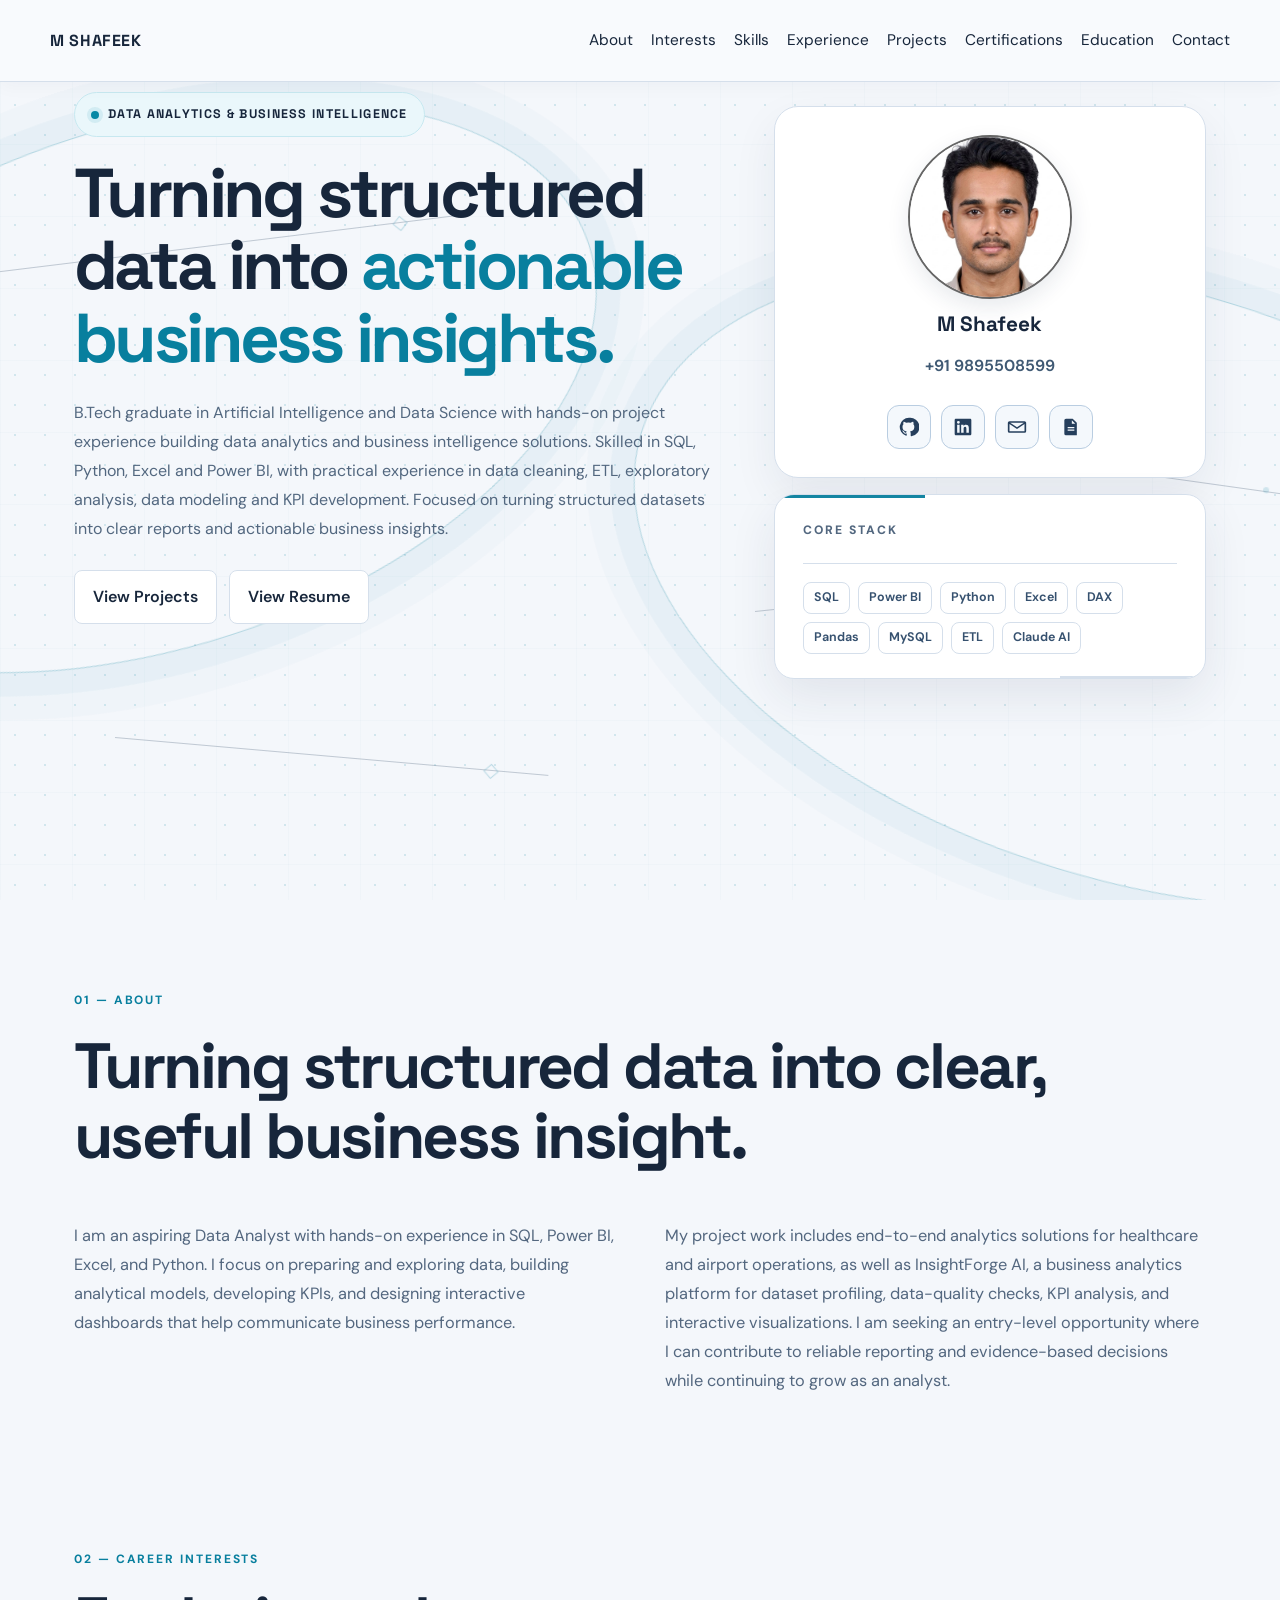
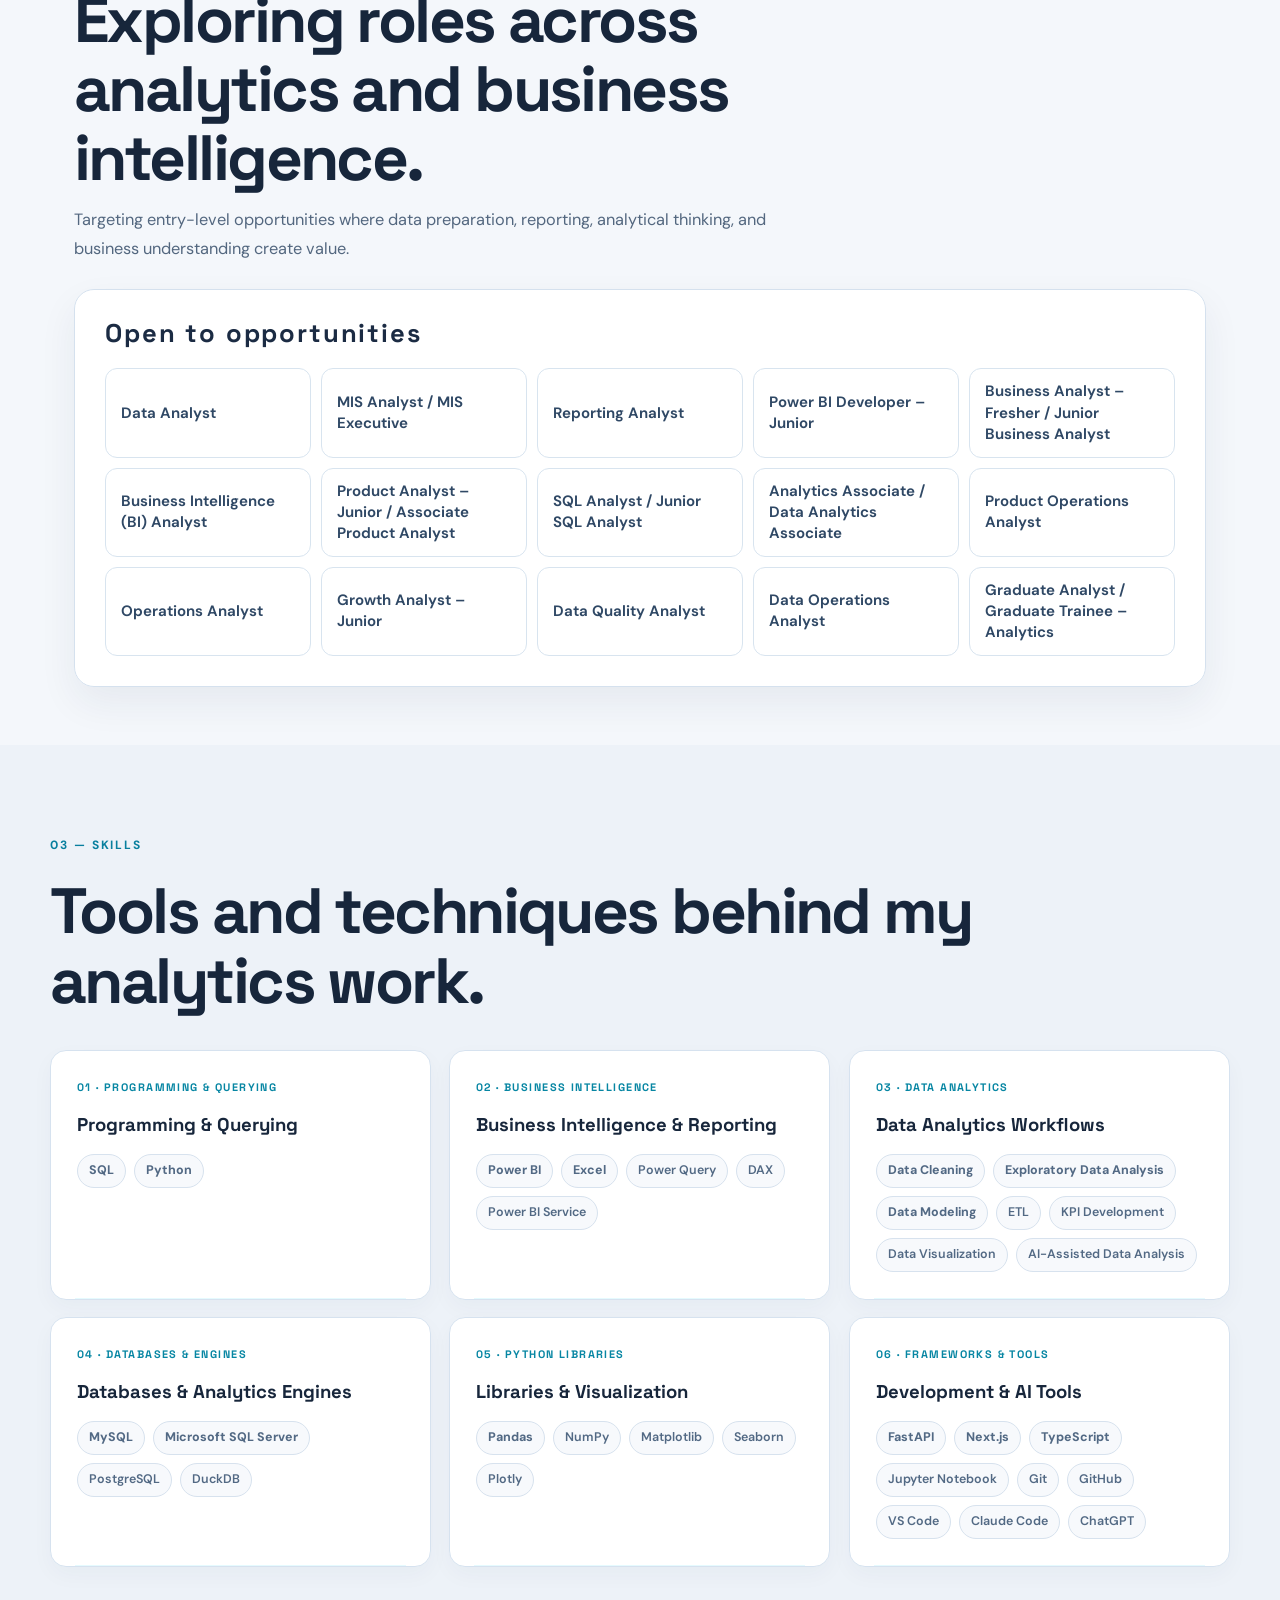
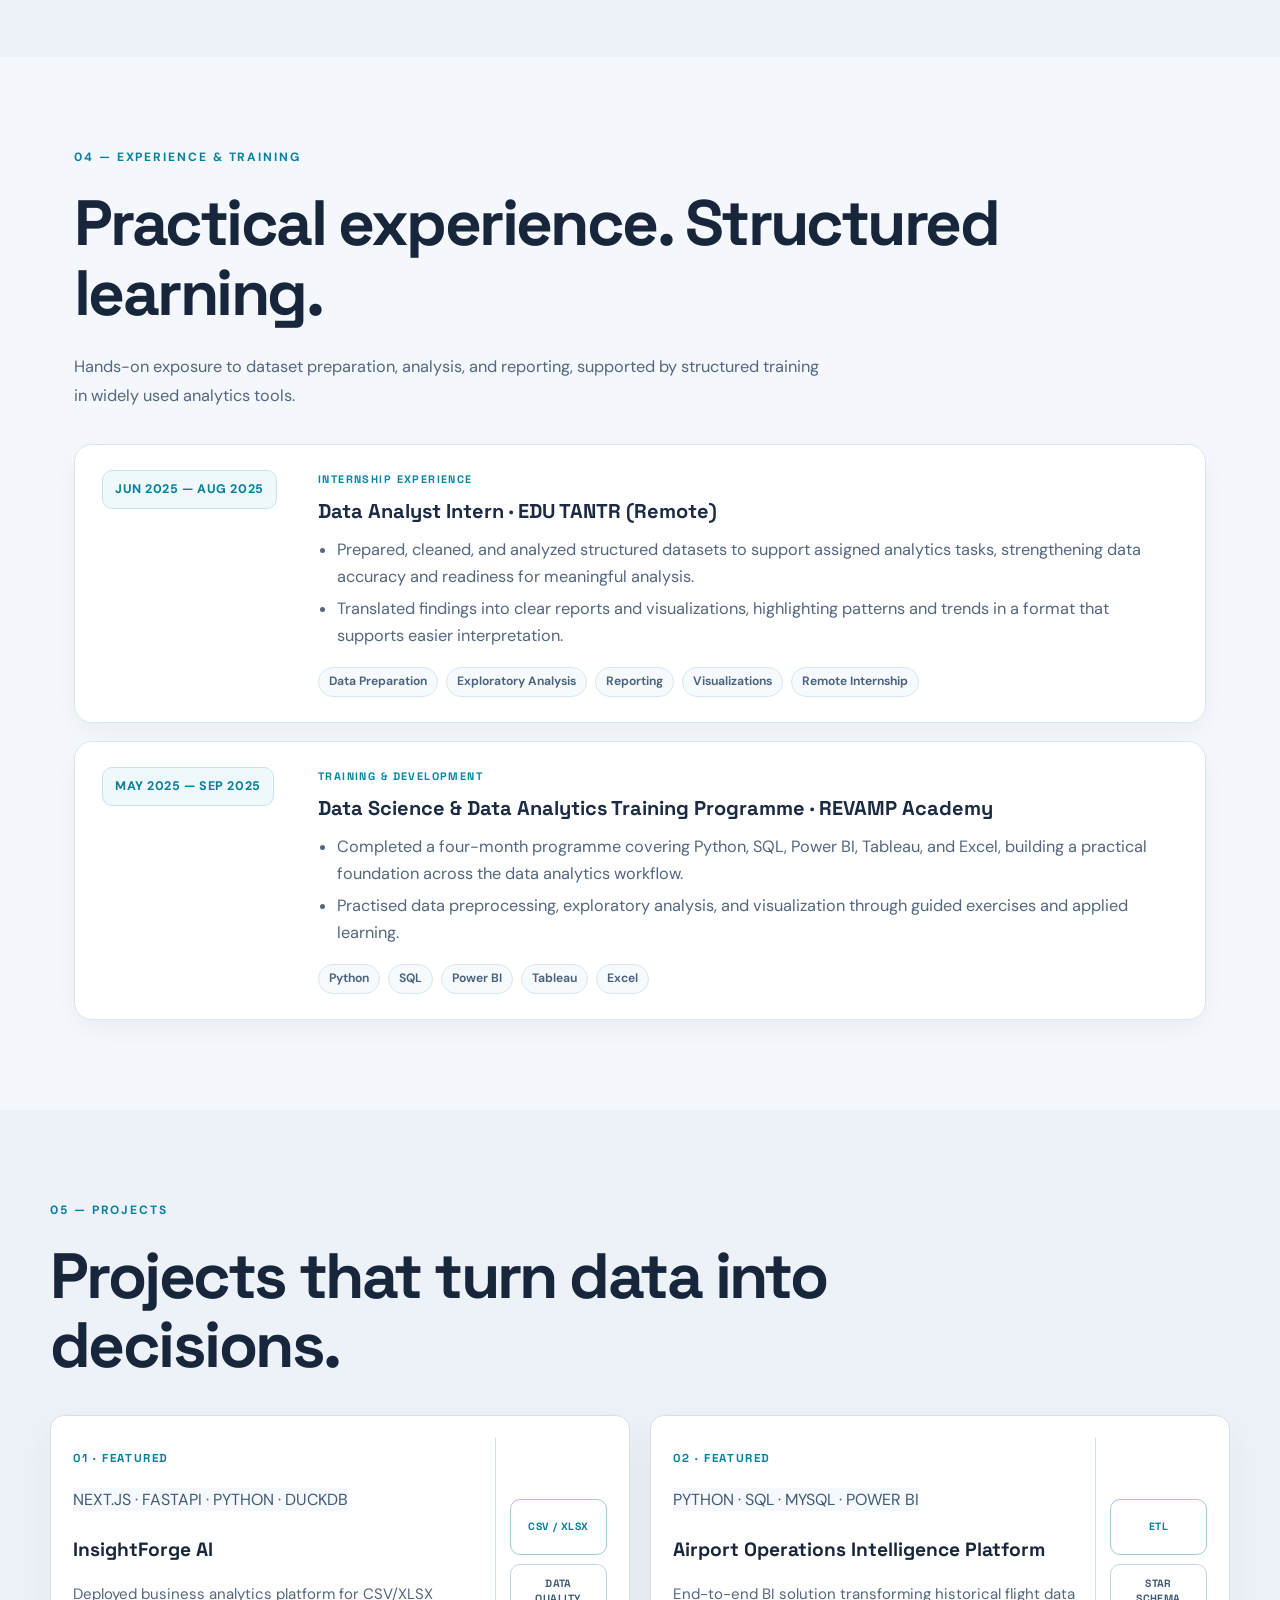
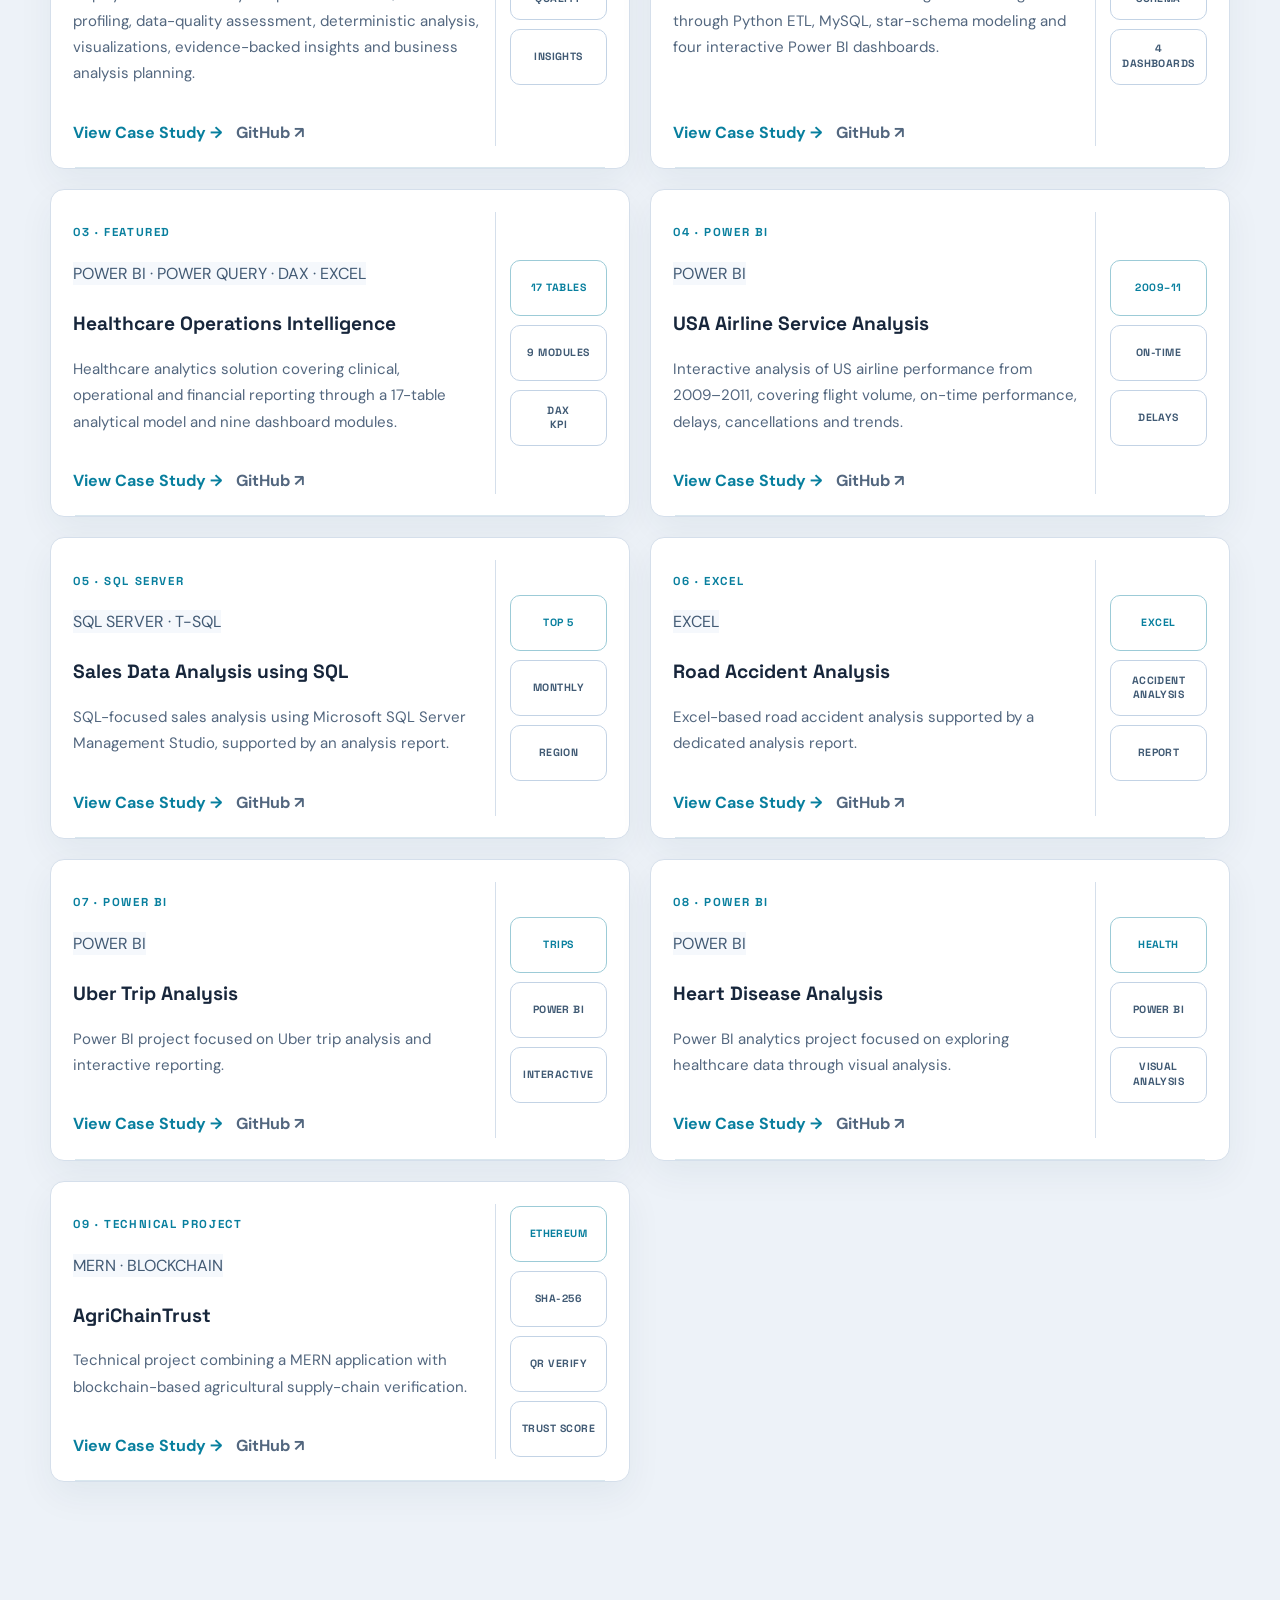
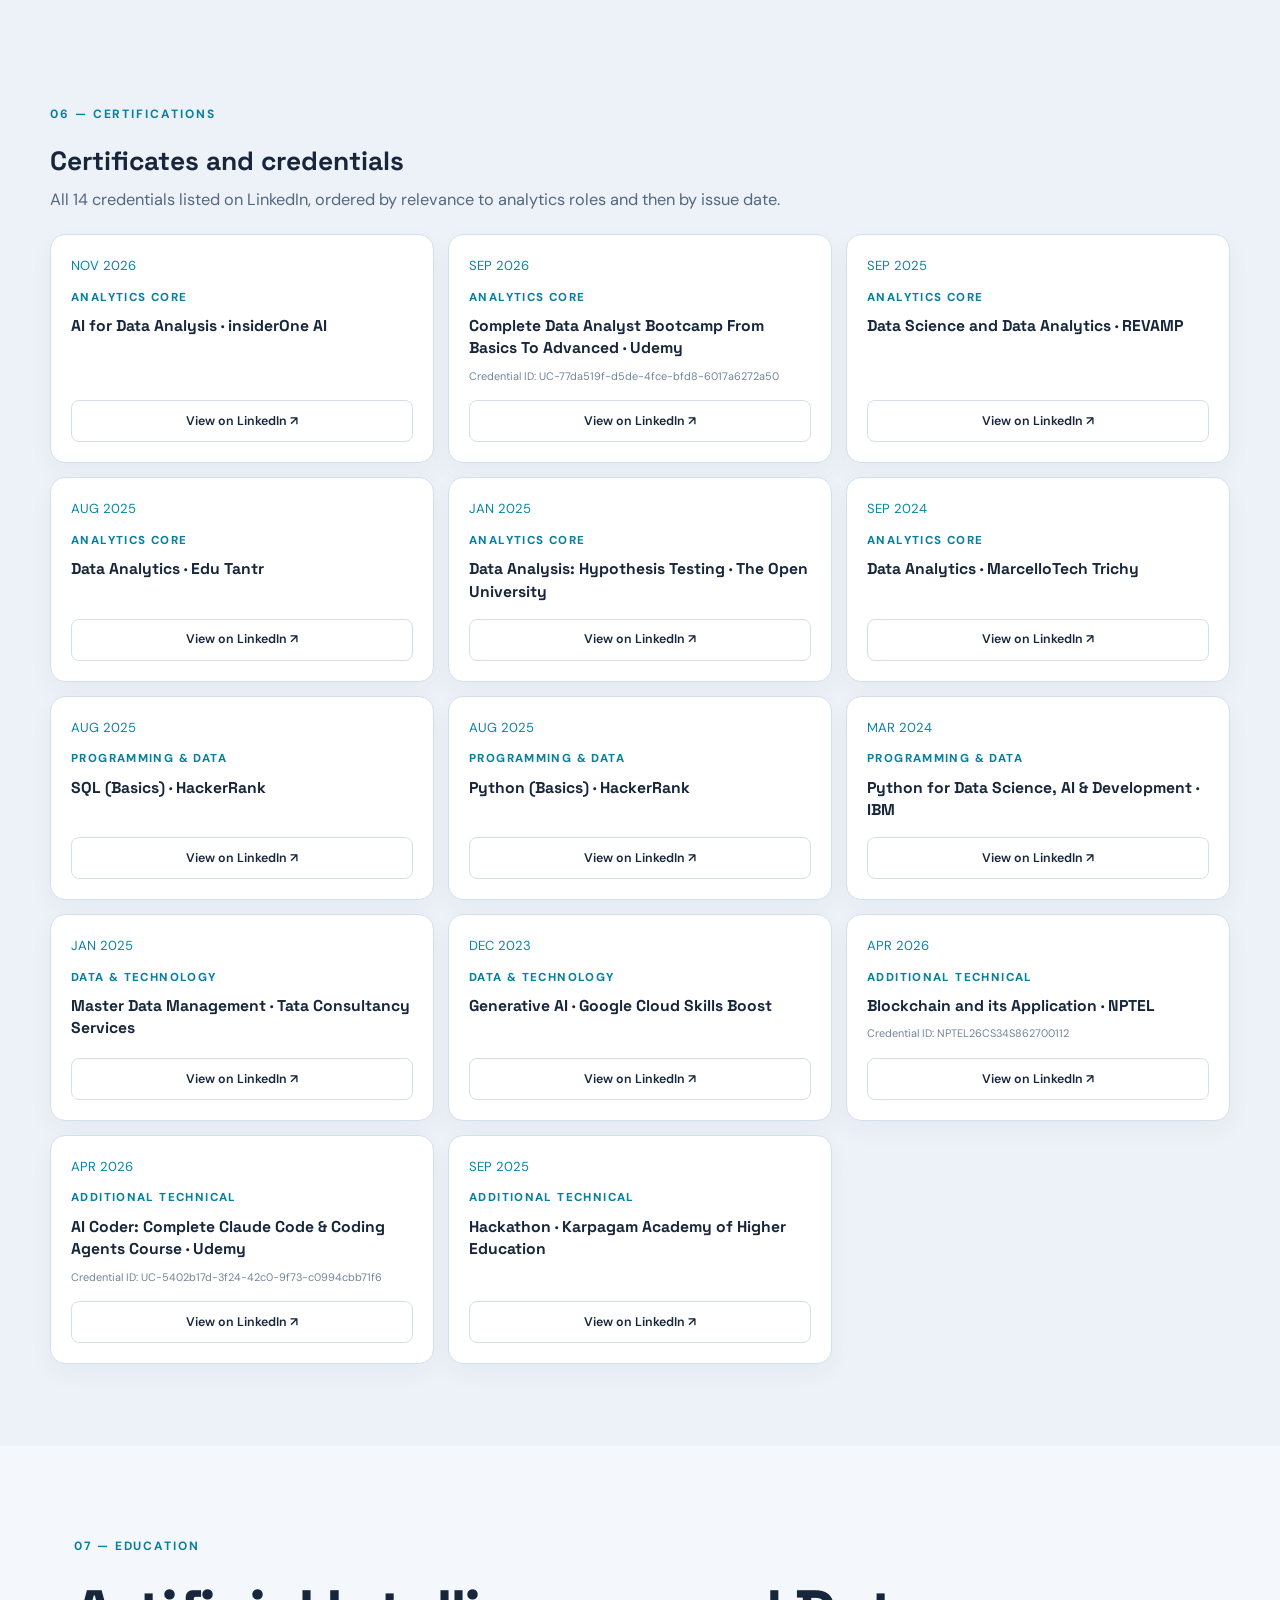
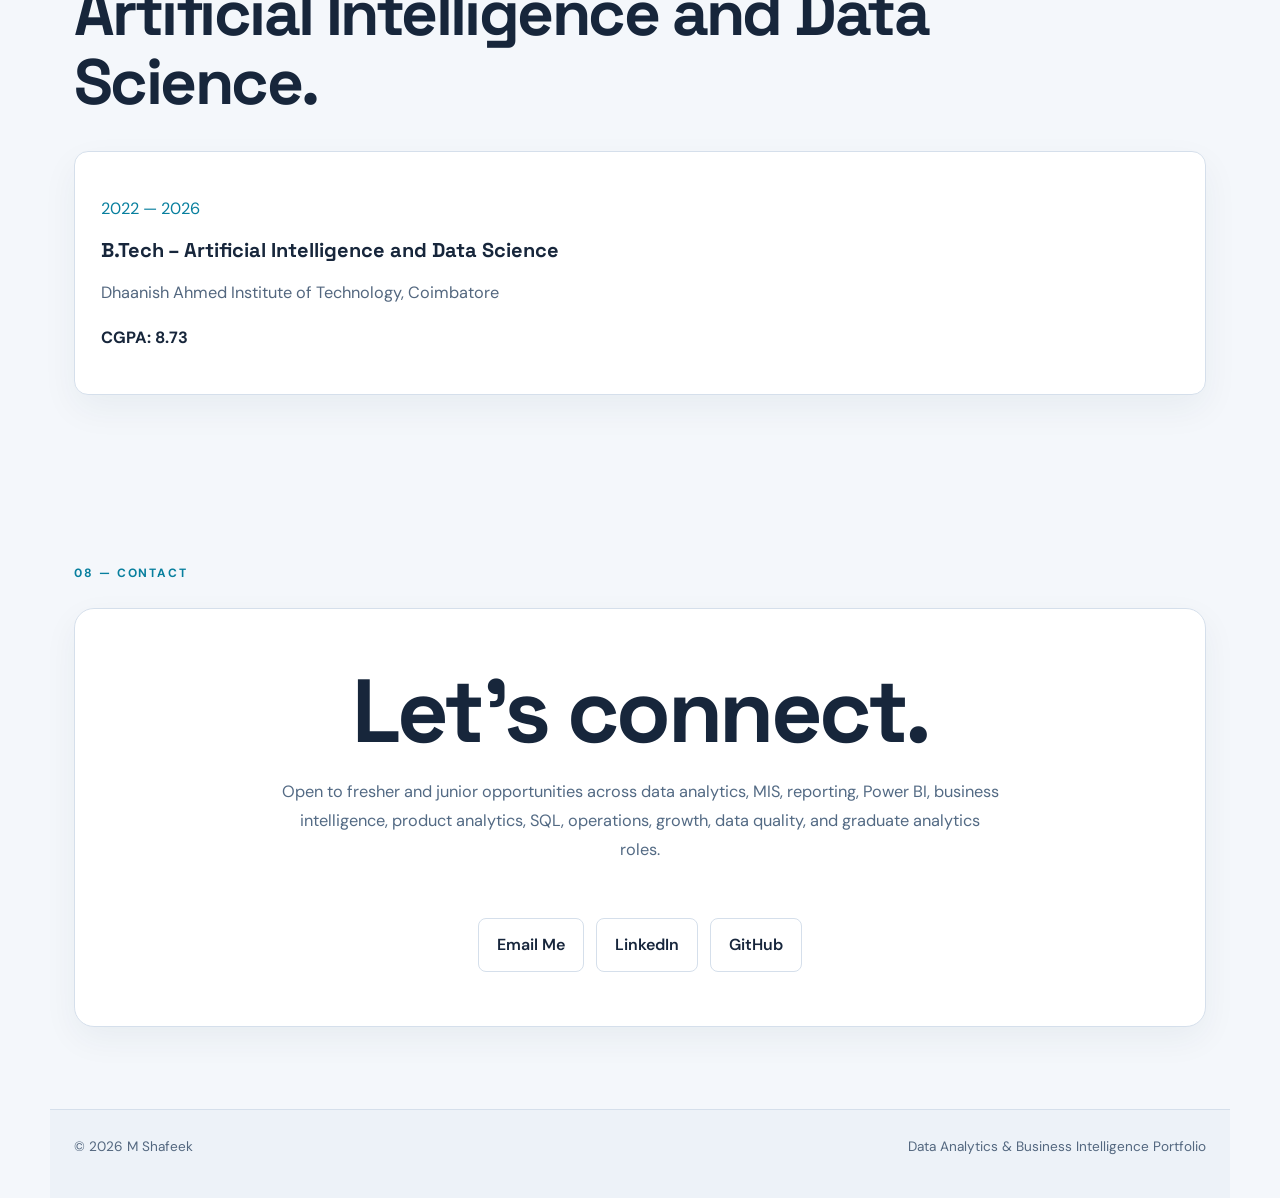
<file: index.html>
<!DOCTYPE html>

<html lang="en">
<head>
<meta charset="utf-8"/><meta content="width=device-width, initial-scale=1.0" name="viewport"/>
<title>M Shafeek | Data Analytics &amp; Business Intelligence Portfolio</title>
<meta content="M Shafeek — portfolio for junior and graduate opportunities across data analytics, MIS, reporting, Power BI, business intelligence, product analytics, SQL, operations, growth and data quality." name="description"/>
<link href="style.css?v=20261121" rel="stylesheet"/>
</head>
<body class="home-page light-only">
<div aria-hidden="true" class="background-lines"><span></span><span></span><span></span><span></span></div>
<header class="nav"><div class="nav-left"><a class="brand" href="#home">M SHAFEEK</a></div><nav aria-label="Primary navigation">
<a href="#about">About</a><a href="#career-interests">Interests</a><a href="#skills">Skills</a><a href="#experience">Experience</a><a href="#projects">Projects</a><a href="#certifications">Certifications</a><a href="#education">Education</a><a href="#contact">Contact</a>
</nav></header>
<main>
<section class="hero" id="home">
<div class="hero-copy">
<div class="permanent-role"><span aria-hidden="true" class="role-live-dot"></span><strong>DATA ANALYTICS &amp; BUSINESS INTELLIGENCE</strong></div>
<h1>Turning structured data into <span>actionable business insights.</span></h1>
<p class="lead">B.Tech graduate in Artificial Intelligence and Data Science with hands-on project experience building data analytics and business intelligence solutions. Skilled in SQL, Python, Excel and Power BI, with practical experience in data cleaning, ETL, exploratory analysis, data modeling and KPI development. Focused on turning structured datasets into clear reports and actionable business insights.</p>
<div class="actions"><a class="button primary" href="#projects">View Projects</a><a class="button secondary" href="resume.pdf?v=20261121" rel="noopener" target="_blank">View Resume</a></div>
</div>
<div class="hero-visual"><div class="hero-visual-stack">
<div class="profile-photo-wrap"><img alt="M Shafeek portrait" class="profile-photo" id="profile-photo" loading="eager" src="M_Shafeek.jpg"/><span aria-hidden="true" class="profile-initials">MS</span><div class="profile-caption"><strong>M Shafeek</strong><a class="profile-phone" href="tel:+919895508599">+91 9895508599</a><div aria-label="Personal links" class="profile-socials"><a aria-label="GitHub" href="https://github.com/M-Shafeek06" rel="noopener" target="_blank" title="GitHub"><svg aria-hidden="true" viewbox="0 0 24 24"><path d="M12 .9a11.1 11.1 0 0 0-3.51 21.63c.56.1.76-.24.76-.54v-2.08c-3.1.67-3.76-1.31-3.76-1.31-.51-1.3-1.24-1.65-1.24-1.65-1.01-.69.08-.68.08-.68 1.12.08 1.71 1.15 1.71 1.15 1 .1.1 1.98 2.56 1.41-.1-.72.39-1.21.7-1.49-2.48-.28-5.09-1.24-5.09-5.53 0-1.22.44-2.22 1.15-3-.12-.28-.5-1.42.11-2.96 0 0 .94-.3 3.05 1.15a10.6 10.6 0 0 1 5.55 0c2.12-1.45 3.05-1.15 3.05-1.15.61 1.54.23 2.68.11 2.96.72.78 1.15 1.78 1.15 3 0 4.3-2.61 5.25-5.1 5.53.4.35.75 1.03.75 2.08v3.08c0 .3.2.65.77.54A11.1 11.1 0 0 0 12 .9Z"></path></svg></a><a aria-label="LinkedIn" href="https://www.linkedin.com/in/m-shafeek/" rel="noopener" target="_blank" title="LinkedIn"><svg aria-hidden="true" viewbox="0 0 24 24"><path d="M20.45 2H3.55C2.69 2 2 2.68 2 3.52v16.96c0 .84.69 1.52 1.55 1.52h16.9c.86 0 1.55-.68 1.55-1.52V3.52c0-.84-.69-1.52-1.55-1.52ZM7.93 18.9H4.98V9.4h2.95v9.5ZM6.46 8.1a1.71 1.71 0 1 1 0-3.42 1.71 1.71 0 0 1 0 3.42ZM19 18.9h-2.95v-4.62c0-1.1-.02-2.51-1.53-2.51-1.53 0-1.77 1.2-1.77 2.43v4.7H9.8V9.4h2.83v1.3h.04c.4-.75 1.36-1.53 2.8-1.53 3 0 3.54 1.97 3.54 4.53v5.2Z"></path></svg></a><a aria-label="Email" href="mailto:shafeekm529@gmail.com" title="Email"><svg aria-hidden="true" viewbox="0 0 24 24"><path d="M3 5h18a2 2 0 0 1 2 2v10a2 2 0 0 1-2 2H3a2 2 0 0 1-2-2V7a2 2 0 0 1 2-2Zm9 7.2L20.2 7H3.8L12 12.2Zm0 2.2L3 8.3V17h18V8.3l-9 6.1Z"></path></svg></a><a aria-label="Resume" href="resume.pdf?v=20261121" rel="noopener" target="_blank" title="Resume"><svg aria-hidden="true" viewbox="0 0 24 24"><path d="M6 2h8l5 5v15H6a2 2 0 0 1-2-2V4a2 2 0 0 1 2-2Zm7 1.8V8h4.2L13 3.8ZM8 12v1.5h8V12H8Zm0 3v1.5h8V15H8Z"></path></svg></a></div></div></div>
<div class="hero-card toolkit-card"><div class="toolkit-top"><p class="card-label">CORE STACK</p></div><div class="toolkit-groups">
<div class="toolkit-group core-stack-group"><div class="toolkit-tags">
<span>SQL</span><span>Power BI</span><span>Python</span><span>Excel</span><span>DAX</span><span>Pandas</span><span>MySQL</span><span>ETL</span><span>Claude AI</span>
</div></div>
</div></div>
</div></div></section>
<section class="section" id="about"><div class="section-heading"><p class="eyebrow">01 — ABOUT</p><h2>Turning structured data into clear, useful business insight.</h2></div><div class="two-column"><p>I am an aspiring Data Analyst with hands-on experience in SQL, Power BI, Excel, and Python. I focus on preparing and exploring data, building analytical models, developing KPIs, and designing interactive dashboards that help communicate business performance.</p><p>My project work includes end-to-end analytics solutions for healthcare and airport operations, as well as InsightForge AI, a business analytics platform for dataset profiling, data-quality checks, KPI analysis, and interactive visualizations. I am seeking an entry-level opportunity where I can contribute to reliable reporting and evidence-based decisions while continuing to grow as an analyst.</p></div></section><section aria-label="Career interests and target roles" class="section career-section" id="career-interests">
<div class="section-heading">
  <p class="eyebrow">02 — CAREER INTERESTS</p>
  <h2>Exploring roles across analytics and business intelligence.</h2>
  <p class="muted section-note">Targeting entry-level opportunities where data preparation, reporting, analytical thinking, and business understanding create value.</p>
</div>
<div aria-label="Career interests and target roles" class="hero-open-roles" id="career-interests-panel">
  <div class="opportunity-heading"><div><h3>Open to opportunities</h3></div></div>
  <div class="opportunity-grid">
    <span class="opportunity-role">Data Analyst</span>
    <span class="opportunity-role">MIS Analyst / MIS Executive</span>
    <span class="opportunity-role">Reporting Analyst</span>
    <span class="opportunity-role">Power BI Developer – Junior</span>
    <span class="opportunity-role">Business Analyst – Fresher / Junior Business Analyst</span>
    <span class="opportunity-role">Business Intelligence (BI) Analyst</span>
    <span class="opportunity-role">Product Analyst – Junior / Associate Product Analyst</span>
    <span class="opportunity-role">SQL Analyst / Junior SQL Analyst</span>
    <span class="opportunity-role">Analytics Associate / Data Analytics Associate</span>
    <span class="opportunity-role">Product Operations Analyst</span>
    <span class="opportunity-role">Operations Analyst</span>
    <span class="opportunity-role">Growth Analyst – Junior</span>
    <span class="opportunity-role">Data Quality Analyst</span>
    <span class="opportunity-role">Data Operations Analyst</span>
    <span class="opportunity-role">Graduate Analyst / Graduate Trainee – Analytics</span>
  </div>
</div>
</section>
<section class="section alt" id="skills"><div class="section-heading"><p class="eyebrow">03 — SKILLS</p><h2>Tools and techniques behind my analytics work.</h2></div>
<div class="skill-grid">
<article><p class="project-number">01 · PROGRAMMING &amp; QUERYING</p><h3>Programming &amp; Querying</h3><div class="skill-list"><span class="skill-pill primary-skill">SQL</span><span class="skill-pill primary-skill">Python</span></div></article>
<article><p class="project-number">02 · BUSINESS INTELLIGENCE</p><h3>Business Intelligence &amp; Reporting</h3><div class="skill-list"><span class="skill-pill primary-skill">Power BI</span><span class="skill-pill primary-skill">Excel</span><span class="skill-pill supporting-skill">Power Query</span><span class="skill-pill supporting-skill">DAX</span><span class="skill-pill supporting-skill">Power BI Service</span></div></article>
<article><p class="project-number">03 · DATA ANALYTICS</p><h3>Data Analytics Workflows</h3><div class="skill-list"><span class="skill-pill primary-skill">Data Cleaning</span><span class="skill-pill primary-skill">Exploratory Data Analysis</span><span class="skill-pill primary-skill">Data Modeling</span><span class="skill-pill supporting-skill">ETL</span><span class="skill-pill supporting-skill">KPI Development</span><span class="skill-pill supporting-skill">Data Visualization</span><span class="skill-pill supporting-skill">AI-Assisted Data Analysis</span></div></article>
<article><p class="project-number">04 · DATABASES &amp; ENGINES</p><h3>Databases &amp; Analytics Engines</h3><div class="skill-list"><span class="skill-pill primary-skill">MySQL</span><span class="skill-pill primary-skill">Microsoft SQL Server</span><span class="skill-pill supporting-skill">PostgreSQL</span><span class="skill-pill supporting-skill">DuckDB</span></div></article>
<article><p class="project-number">05 · PYTHON LIBRARIES</p><h3>Libraries &amp; Visualization</h3><div class="skill-list"><span class="skill-pill primary-skill">Pandas</span><span class="skill-pill supporting-skill">NumPy</span><span class="skill-pill supporting-skill">Matplotlib</span><span class="skill-pill supporting-skill">Seaborn</span><span class="skill-pill supporting-skill">Plotly</span></div></article>
<article><p class="project-number">06 · FRAMEWORKS &amp; TOOLS</p><h3>Development &amp; AI Tools</h3><div class="skill-list"><span class="skill-pill primary-skill">FastAPI</span><span class="skill-pill primary-skill">Next.js</span><span class="skill-pill primary-skill">TypeScript</span><span class="skill-pill supporting-skill">Jupyter Notebook</span><span class="skill-pill supporting-skill">Git</span><span class="skill-pill supporting-skill">GitHub</span><span class="skill-pill supporting-skill">VS Code</span><span class="skill-pill supporting-skill">Claude Code</span><span class="skill-pill supporting-skill">ChatGPT</span></div></article>
</div></section>
<section class="section" id="experience"><div class="section-heading"><p class="eyebrow">04 — EXPERIENCE &amp; TRAINING</p><h2>Practical experience. Structured learning.</h2><p class="muted section-note">Hands-on exposure to dataset preparation, analysis, and reporting, supported by structured training in widely used analytics tools.</p></div><div class="timeline">
<article class="timeline-item"><div class="date">JUN 2025 — AUG 2025</div><div><p class="project-number">INTERNSHIP EXPERIENCE</p><h3>Data Analyst Intern · EDU TANTR (Remote)</h3><ul><li>Prepared, cleaned, and analyzed structured datasets to support assigned analytics tasks, strengthening data accuracy and readiness for meaningful analysis.</li><li>Translated findings into clear reports and visualizations, highlighting patterns and trends in a format that supports easier interpretation.</li></ul>
<div class="experience-tags" aria-label="Internship focus areas"><span>Data Preparation</span><span>Exploratory Analysis</span><span>Reporting</span><span>Visualizations</span><span>Remote Internship</span></div>
</div></article>
<article class="timeline-item"><div class="date">MAY 2025 — SEP 2025</div><div><p class="project-number">TRAINING &amp; DEVELOPMENT</p><h3>Data Science &amp; Data Analytics Training Programme · REVAMP Academy</h3><ul><li>Completed a four-month programme covering Python, SQL, Power BI, Tableau, and Excel, building a practical foundation across the data analytics workflow.</li><li>Practised data preprocessing, exploratory analysis, and visualization through guided exercises and applied learning.</li></ul>
<div class="experience-tags" aria-label="Training curriculum"><span>Python</span><span>SQL</span><span>Power BI</span><span>Tableau</span><span>Excel</span></div>
</div></article>
</div>
</section>
<section class="section alt" id="projects"><div class="section-heading"><p class="eyebrow">05 — PROJECTS</p><h2>Projects that turn data into decisions.</h2></div>
<div class="project-grid">
<article class="project featured insightforge-featured"><div class="project-main"><p class="project-number">01 · FEATURED</p><div class="project-rule"></div><span class="tag">NEXT.JS · FASTAPI · PYTHON · DUCKDB</span><h3>InsightForge AI</h3><p>Deployed business analytics platform for CSV/XLSX profiling, data-quality assessment, deterministic analysis, visualizations, evidence-backed insights and business analysis planning.</p><div class="project-actions"><a href="insightforge-ai.html">View Case Study →</a><a class="text-link" href="https://github.com/M-Shafeek06/insightforge-ai" rel="noopener" target="_blank">GitHub ↗</a></div></div><div class="project-side"><span>CSV / XLSX</span><span>DATA<br/>QUALITY</span><span>INSIGHTS</span></div></article>
<article class="project featured"><div class="project-main"><p class="project-number">02 · FEATURED</p><div class="project-rule"></div><span class="tag">PYTHON · SQL · MYSQL · POWER BI</span><h3>Airport Operations Intelligence Platform</h3><p>End-to-end BI solution transforming historical flight data through Python ETL, MySQL, star-schema modeling and four interactive Power BI dashboards.</p><div class="project-actions"><a href="airport-operations.html">View Case Study →</a><a class="text-link" href="https://github.com/M-Shafeek06/Airport-Operations-Intelligence-Platform" rel="noopener" target="_blank">GitHub ↗</a></div></div><div class="project-side"><span>ETL</span><span>STAR<br/>SCHEMA</span><span>4 DASHBOARDS</span></div></article>
<article class="project featured"><div class="project-main"><p class="project-number">03 · FEATURED</p><div class="project-rule"></div><span class="tag">POWER BI · POWER QUERY · DAX · EXCEL</span><h3>Healthcare Operations Intelligence</h3><p>Healthcare analytics solution covering clinical, operational and financial reporting through a 17-table analytical model and nine dashboard modules.</p><div class="project-actions"><a href="healthcare-operations.html">View Case Study →</a><a class="text-link" href="https://github.com/M-Shafeek06/Healthcare-Operations-Intelligence" rel="noopener" target="_blank">GitHub ↗</a></div></div><div class="project-side"><span>17 TABLES</span><span>9 MODULES</span><span>DAX<br/>KPI</span></div></article>
<article class="project"><div class="project-main"><p class="project-number">04 · POWER BI</p><div class="project-rule"></div><span class="tag">POWER BI</span><h3>USA Airline Service Analysis</h3><p>Interactive analysis of US airline performance from 2009–2011, covering flight volume, on-time performance, delays, cancellations and trends.</p><div class="project-actions"><a href="usa-airline-service.html">View Case Study →</a><a class="text-link" href="https://github.com/M-Shafeek06/Usa_Airline_Service_Analysis" rel="noopener" target="_blank">GitHub ↗</a></div></div><div class="project-side"><span>2009–11</span><span>ON-TIME</span><span>DELAYS</span></div></article>
<article class="project"><div class="project-main"><p class="project-number">05 · SQL SERVER</p><div class="project-rule"></div><span class="tag">SQL SERVER · T-SQL</span><h3>Sales Data Analysis using SQL</h3><p>SQL-focused sales analysis using Microsoft SQL Server Management Studio, supported by an analysis report.</p><div class="project-actions"><a href="sales-data-analysis.html">View Case Study →</a><a class="text-link" href="https://github.com/M-Shafeek06/Sales-Data-Analysis" rel="noopener" target="_blank">GitHub ↗</a></div></div><div class="project-side"><span>TOP 5</span><span>MONTHLY</span><span>REGION</span></div></article>
<article class="project"><div class="project-main"><p class="project-number">06 · EXCEL</p><div class="project-rule"></div><span class="tag">EXCEL</span><h3>Road Accident Analysis</h3><p>Excel-based road accident analysis supported by a dedicated analysis report.</p><div class="project-actions"><a href="road-accident-analysis.html">View Case Study →</a><a class="text-link" href="https://github.com/M-Shafeek06/Road-Accident-Analysis" rel="noopener" target="_blank">GitHub ↗</a></div></div><div class="project-side"><span>EXCEL</span><span>ACCIDENT<br/>ANALYSIS</span><span>REPORT</span></div></article>
<article class="project"><div class="project-main"><p class="project-number">07 · POWER BI</p><div class="project-rule"></div><span class="tag">POWER BI</span><h3>Uber Trip Analysis</h3><p>Power BI project focused on Uber trip analysis and interactive reporting.</p><div class="project-actions"><a href="uber-trip-analysis.html">View Case Study →</a><a class="text-link" href="https://github.com/M-Shafeek06/Uber-Trip-Analysis" rel="noopener" target="_blank">GitHub ↗</a></div></div><div class="project-side"><span>TRIPS</span><span>POWER BI</span><span>INTERACTIVE</span></div></article>
<article class="project"><div class="project-main"><p class="project-number">08 · POWER BI</p><div class="project-rule"></div><span class="tag">POWER BI</span><h3>Heart Disease Analysis</h3><p>Power BI analytics project focused on exploring healthcare data through visual analysis.</p><div class="project-actions"><a href="heart-disease-analysis.html">View Case Study →</a><a class="text-link" href="https://github.com/M-Shafeek06/Heart-Disease-Analysis" rel="noopener" target="_blank">GitHub ↗</a></div></div><div class="project-side"><span>HEALTH</span><span>POWER BI</span><span>VISUAL<br/>ANALYSIS</span></div></article>
<article class="project"><div class="project-main"><p class="project-number">09 · TECHNICAL PROJECT</p><div class="project-rule"></div><span class="tag">MERN · BLOCKCHAIN</span><h3>AgriChainTrust</h3><p>Technical project combining a MERN application with blockchain-based agricultural supply-chain verification.</p><div class="project-actions"><a href="agrichaintrust.html">View Case Study →</a><a class="text-link" href="https://github.com/M-Shafeek06/agrichain-frontend" rel="noopener" target="_blank">GitHub ↗</a></div></div><div class="project-side"><span>ETHEREUM</span><span>SHA-256</span><span>QR VERIFY</span><span>TRUST SCORE</span></div></article>
</div></section><section class="section alt certifications-section" id="certifications"><div class="certifications-block">
<div class="section-heading"><p class="eyebrow">06 — CERTIFICATIONS</p><h3>Certificates and credentials</h3><p class="muted">All 14 credentials listed on LinkedIn, ordered by relevance to analytics roles and then by issue date.</p></div>
<div class="certification-grid"><article class="development-card certificate-card"><div><p class="date">NOV 2026</p><p class="certificate-category">Analytics Core</p><h3>AI for Data Analysis · insiderOne AI</h3></div><a class="button secondary" href="https://www.linkedin.com/in/m-shafeek/details/certifications/" rel="noopener" target="_blank">View on LinkedIn ↗</a></article><article class="development-card certificate-card"><div><p class="date">SEP 2026</p><p class="certificate-category">Analytics Core</p><h3>Complete Data Analyst Bootcamp From Basics To Advanced · Udemy</h3><p class="credential-id">Credential ID: UC-77da519f-d5de-4fce-bfd8-6017a6272a50</p></div><a class="button secondary" href="https://www.linkedin.com/in/m-shafeek/details/certifications/" rel="noopener" target="_blank">View on LinkedIn ↗</a></article><article class="development-card certificate-card"><div><p class="date">SEP 2025</p><p class="certificate-category">Analytics Core</p><h3>Data Science and Data Analytics · REVAMP</h3></div><a class="button secondary" href="https://www.linkedin.com/in/m-shafeek/details/certifications/" rel="noopener" target="_blank">View on LinkedIn ↗</a></article><article class="development-card certificate-card"><div><p class="date">AUG 2025</p><p class="certificate-category">Analytics Core</p><h3>Data Analytics · Edu Tantr</h3></div><a class="button secondary" href="https://www.linkedin.com/in/m-shafeek/details/certifications/" rel="noopener" target="_blank">View on LinkedIn ↗</a></article><article class="development-card certificate-card"><div><p class="date">JAN 2025</p><p class="certificate-category">Analytics Core</p><h3>Data Analysis: Hypothesis Testing · The Open University</h3></div><a class="button secondary" href="https://www.linkedin.com/in/m-shafeek/details/certifications/" rel="noopener" target="_blank">View on LinkedIn ↗</a></article><article class="development-card certificate-card"><div><p class="date">SEP 2024</p><p class="certificate-category">Analytics Core</p><h3>Data Analytics · MarcelloTech Trichy</h3></div><a class="button secondary" href="https://www.linkedin.com/in/m-shafeek/details/certifications/" rel="noopener" target="_blank">View on LinkedIn ↗</a></article><article class="development-card certificate-card"><div><p class="date">AUG 2025</p><p class="certificate-category">Programming &amp; Data</p><h3>SQL (Basics) · HackerRank</h3></div><a class="button secondary" href="https://www.linkedin.com/in/m-shafeek/details/certifications/" rel="noopener" target="_blank">View on LinkedIn ↗</a></article><article class="development-card certificate-card"><div><p class="date">AUG 2025</p><p class="certificate-category">Programming &amp; Data</p><h3>Python (Basics) · HackerRank</h3></div><a class="button secondary" href="https://www.linkedin.com/in/m-shafeek/details/certifications/" rel="noopener" target="_blank">View on LinkedIn ↗</a></article><article class="development-card certificate-card"><div><p class="date">MAR 2024</p><p class="certificate-category">Programming &amp; Data</p><h3>Python for Data Science, AI &amp; Development · IBM</h3></div><a class="button secondary" href="https://www.linkedin.com/in/m-shafeek/details/certifications/" rel="noopener" target="_blank">View on LinkedIn ↗</a></article><article class="development-card certificate-card"><div><p class="date">JAN 2025</p><p class="certificate-category">Data &amp; Technology</p><h3>Master Data Management · Tata Consultancy Services</h3></div><a class="button secondary" href="https://www.linkedin.com/in/m-shafeek/details/certifications/" rel="noopener" target="_blank">View on LinkedIn ↗</a></article><article class="development-card certificate-card"><div><p class="date">DEC 2023</p><p class="certificate-category">Data &amp; Technology</p><h3>Generative AI · Google Cloud Skills Boost</h3></div><a class="button secondary" href="https://www.linkedin.com/in/m-shafeek/details/certifications/" rel="noopener" target="_blank">View on LinkedIn ↗</a></article><article class="development-card certificate-card"><div><p class="date">APR 2026</p><p class="certificate-category">Additional Technical</p><h3>Blockchain and its Application · NPTEL</h3><p class="credential-id">Credential ID: NPTEL26CS34S862700112</p></div><a class="button secondary" href="https://www.linkedin.com/in/m-shafeek/details/certifications/" rel="noopener" target="_blank">View on LinkedIn ↗</a></article><article class="development-card certificate-card"><div><p class="date">APR 2026</p><p class="certificate-category">Additional Technical</p><h3>AI Coder: Complete Claude Code &amp; Coding Agents Course · Udemy</h3><p class="credential-id">Credential ID: UC-5402b17d-3f24-42c0-9f73-c0994cbb71f6</p></div><a class="button secondary" href="https://www.linkedin.com/in/m-shafeek/details/certifications/" rel="noopener" target="_blank">View on LinkedIn ↗</a></article><article class="development-card certificate-card"><div><p class="date">SEP 2025</p><p class="certificate-category">Additional Technical</p><h3>Hackathon · Karpagam Academy of Higher Education</h3></div><a class="button secondary" href="https://www.linkedin.com/in/m-shafeek/details/certifications/" rel="noopener" target="_blank">View on LinkedIn ↗</a></article></div></div></section>
<section class="section" id="education"><div class="section-heading"><p class="eyebrow">07 — EDUCATION</p><h2>Artificial Intelligence and Data Science.</h2></div><div class="case-card"><p class="date">2022 — 2026</p><h3>B.Tech – Artificial Intelligence and Data Science</h3><p class="muted">Dhaanish Ahmed Institute of Technology, Coimbatore</p><p class="muted"><strong>CGPA: 8.73</strong></p></div></section>
<section class="section contact" id="contact"><p class="eyebrow contact-section-label">08 — CONTACT</p><div class="contact-card"><h2>Let's connect.</h2><p>Open to fresher and junior opportunities across data analytics, MIS, reporting, Power BI, business intelligence, product analytics, SQL, operations, growth, data quality, and graduate analytics roles.</p><div class="actions"><a class="button secondary" href="mailto:shafeekm529@gmail.com">Email Me</a><a class="button secondary" href="https://www.linkedin.com/in/m-shafeek/" rel="noopener" target="_blank">LinkedIn</a><a class="button secondary" href="https://github.com/M-Shafeek06" rel="noopener" target="_blank">GitHub</a></div></div></section>
</main>
<footer><span>© 2026 M Shafeek</span><span>Data Analytics &amp; Business Intelligence Portfolio</span></footer>
<script>
// Canonical portfolio URL: always use the GitHub Pages root, never /index.html.
(function canonicalizeIndexUrl(){
  const path = window.location.pathname;
  if (path === '/index.html' || path === '/index.htm') {
    const hash = window.location.hash;
    history.replaceState(null, '', '/' + hash);
  }
})();

// Use the portrait packaged with this portfolio; show initials if the image is unavailable.
(function loadProfilePhoto(){
  const img = document.getElementById('profile-photo');
  if (!img) return;
  img.onerror = () => {
    img.style.display = 'none';
    const fallback = img.parentElement.querySelector('.profile-initials');
    if (fallback) fallback.style.display = 'grid';
  };
})();

const sections=[...document.querySelectorAll('main section[id]')];
const links=[...document.querySelectorAll('header.nav nav a')];
const header=document.querySelector('header.nav');

// Align the visible section label itself exactly 5px below the sticky navbar.
// This avoids the extra internal section padding that scrollIntoView() leaves
// between the navbar and the heading.
function alignSection(target, behavior='smooth') {
  if (!target) return;

  const heading =
    target.querySelector('.section-heading') ||
    target.querySelector('.contact-section-label') ||
    target;

  const headerHeight = header ? header.getBoundingClientRect().height : 0;
  const targetTop = window.scrollY + heading.getBoundingClientRect().top;
  const destination = Math.max(0, targetTop - headerHeight - 5);

  window.scrollTo({ top: destination, behavior });
}

function navigateToSection(target, behavior='smooth') {
  if (!target) return;
  history.replaceState(null, '', '#' + target.id);
  alignSection(target, behavior);
}

// Correctly position a section when the page is opened with a hash.
if (window.location.hash) {
  const initialTarget = document.querySelector(window.location.hash);
  if (initialTarget) {
    requestAnimationFrame(() => {
      requestAnimationFrame(() => alignSection(initialTarget, 'instant'));
    });
  }
}

// Handle normal in-page navigation links.
document.querySelectorAll('a[href^="#"]').forEach(a => {
  a.addEventListener('click', e => {
    const target = document.querySelector(a.getAttribute('href'));
    if (target) {
      e.preventDefault();
      navigateToSection(target);
    }
  });
});

// Also handle root-relative section links when returning from a case study.
document.querySelectorAll('a[href^="/#"]').forEach(a => {
  a.addEventListener('click', e => {
    const target = document.querySelector(a.getAttribute('href').slice(1));
    if (target) {
      e.preventDefault();
      navigateToSection(target);
    }
  });
});

// Keep browser back/forward hash navigation aligned to the same 5px offset.
window.addEventListener('hashchange', () => {
  const target = document.querySelector(window.location.hash);
  if (target) requestAnimationFrame(() => alignSection(target, 'instant'));
});

const observer=new IntersectionObserver(entries=>entries.forEach(e=>{
  if(e.isIntersecting){
    const id=e.target.id;
    links.forEach(a=>a.classList.toggle('active',a.getAttribute('href')==='#'+id));
  }
}),{rootMargin:'-35% 0px -55% 0px',threshold:0});
sections.forEach(s=>observer.observe(s));
</script>
</body></html>
</file>
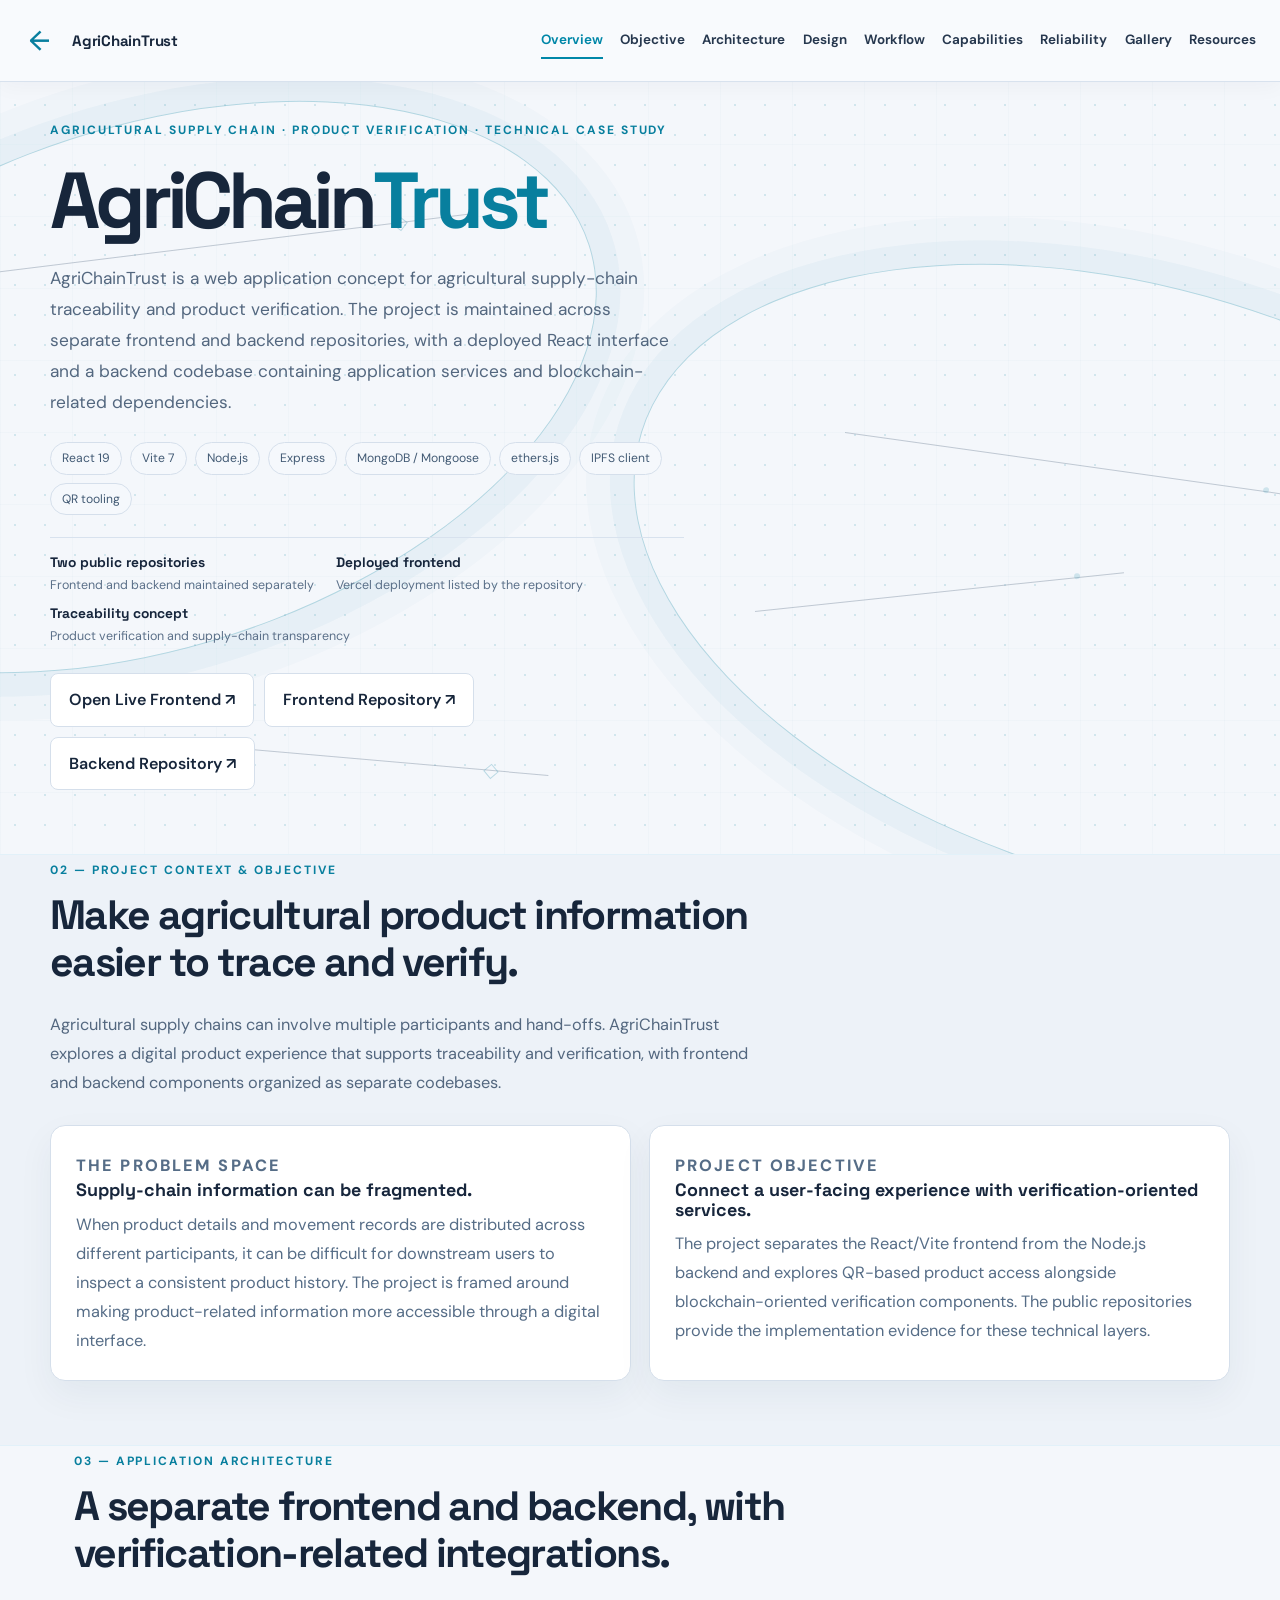
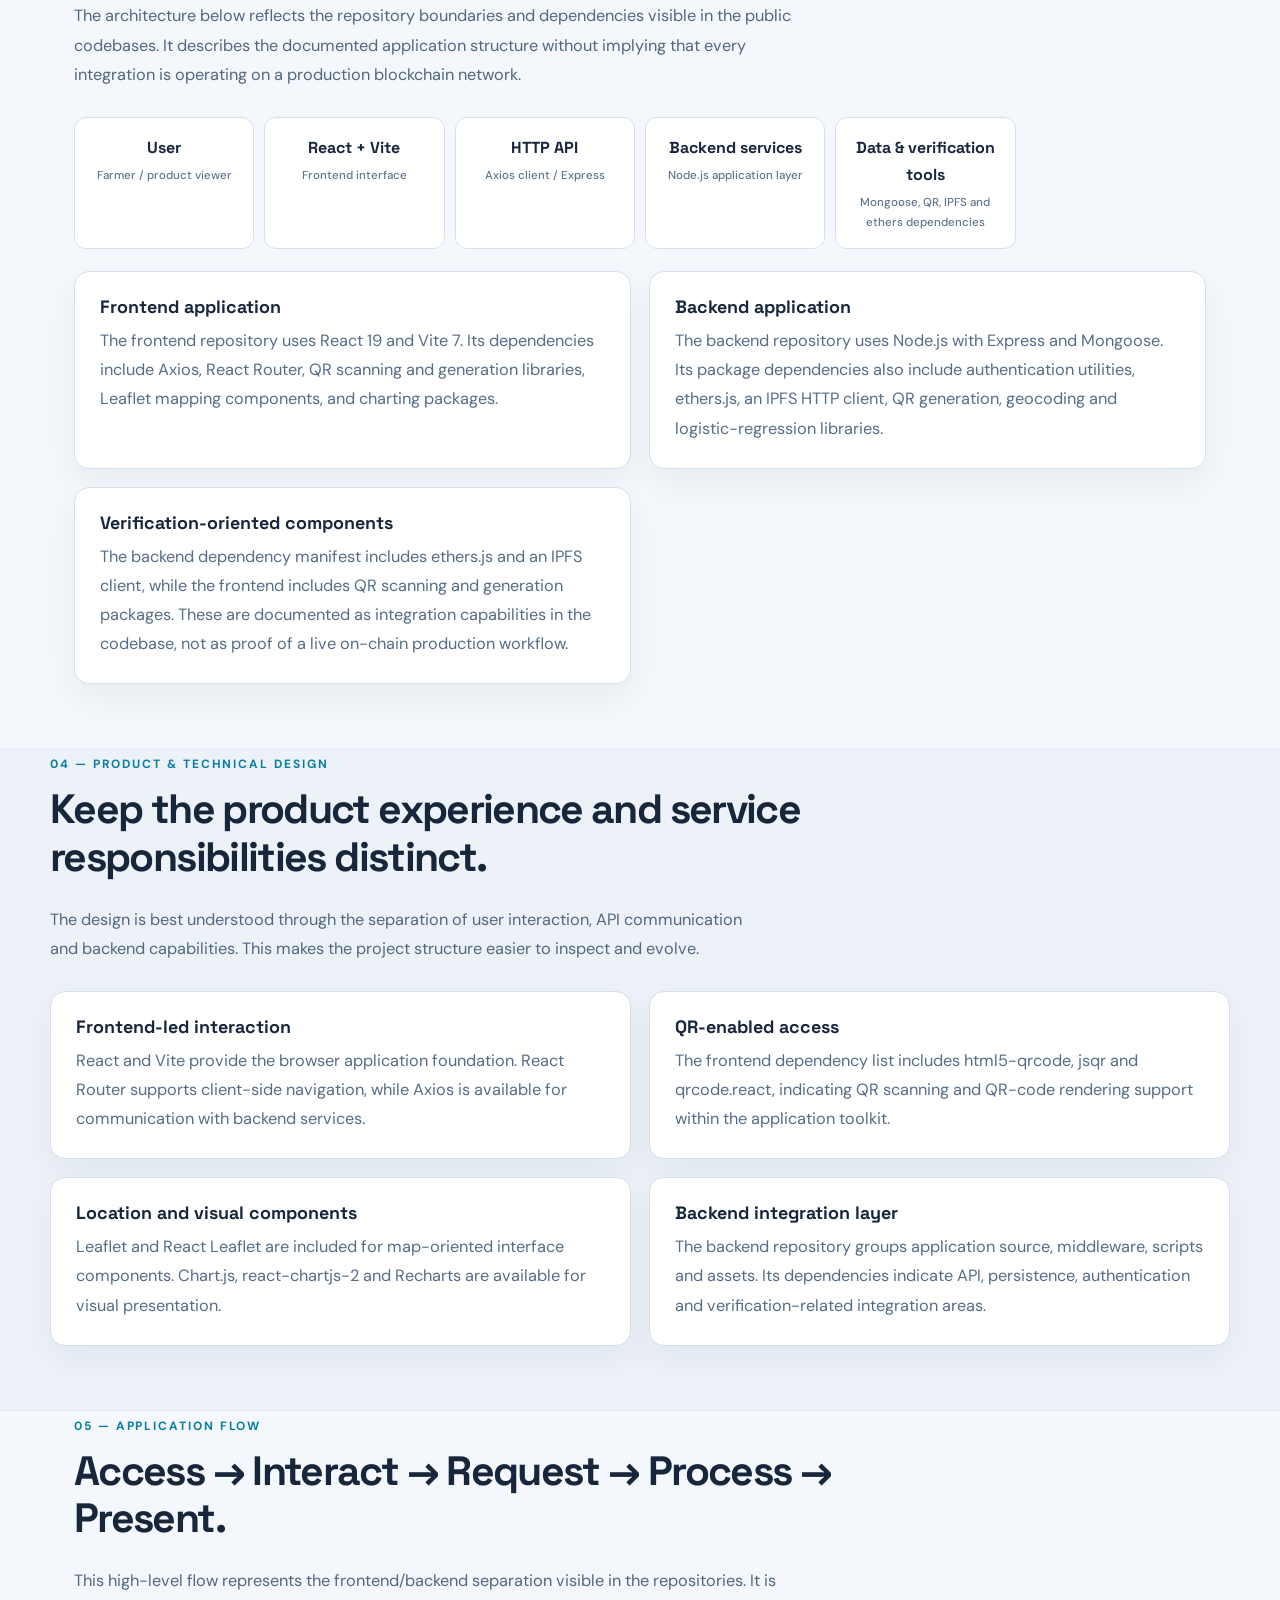
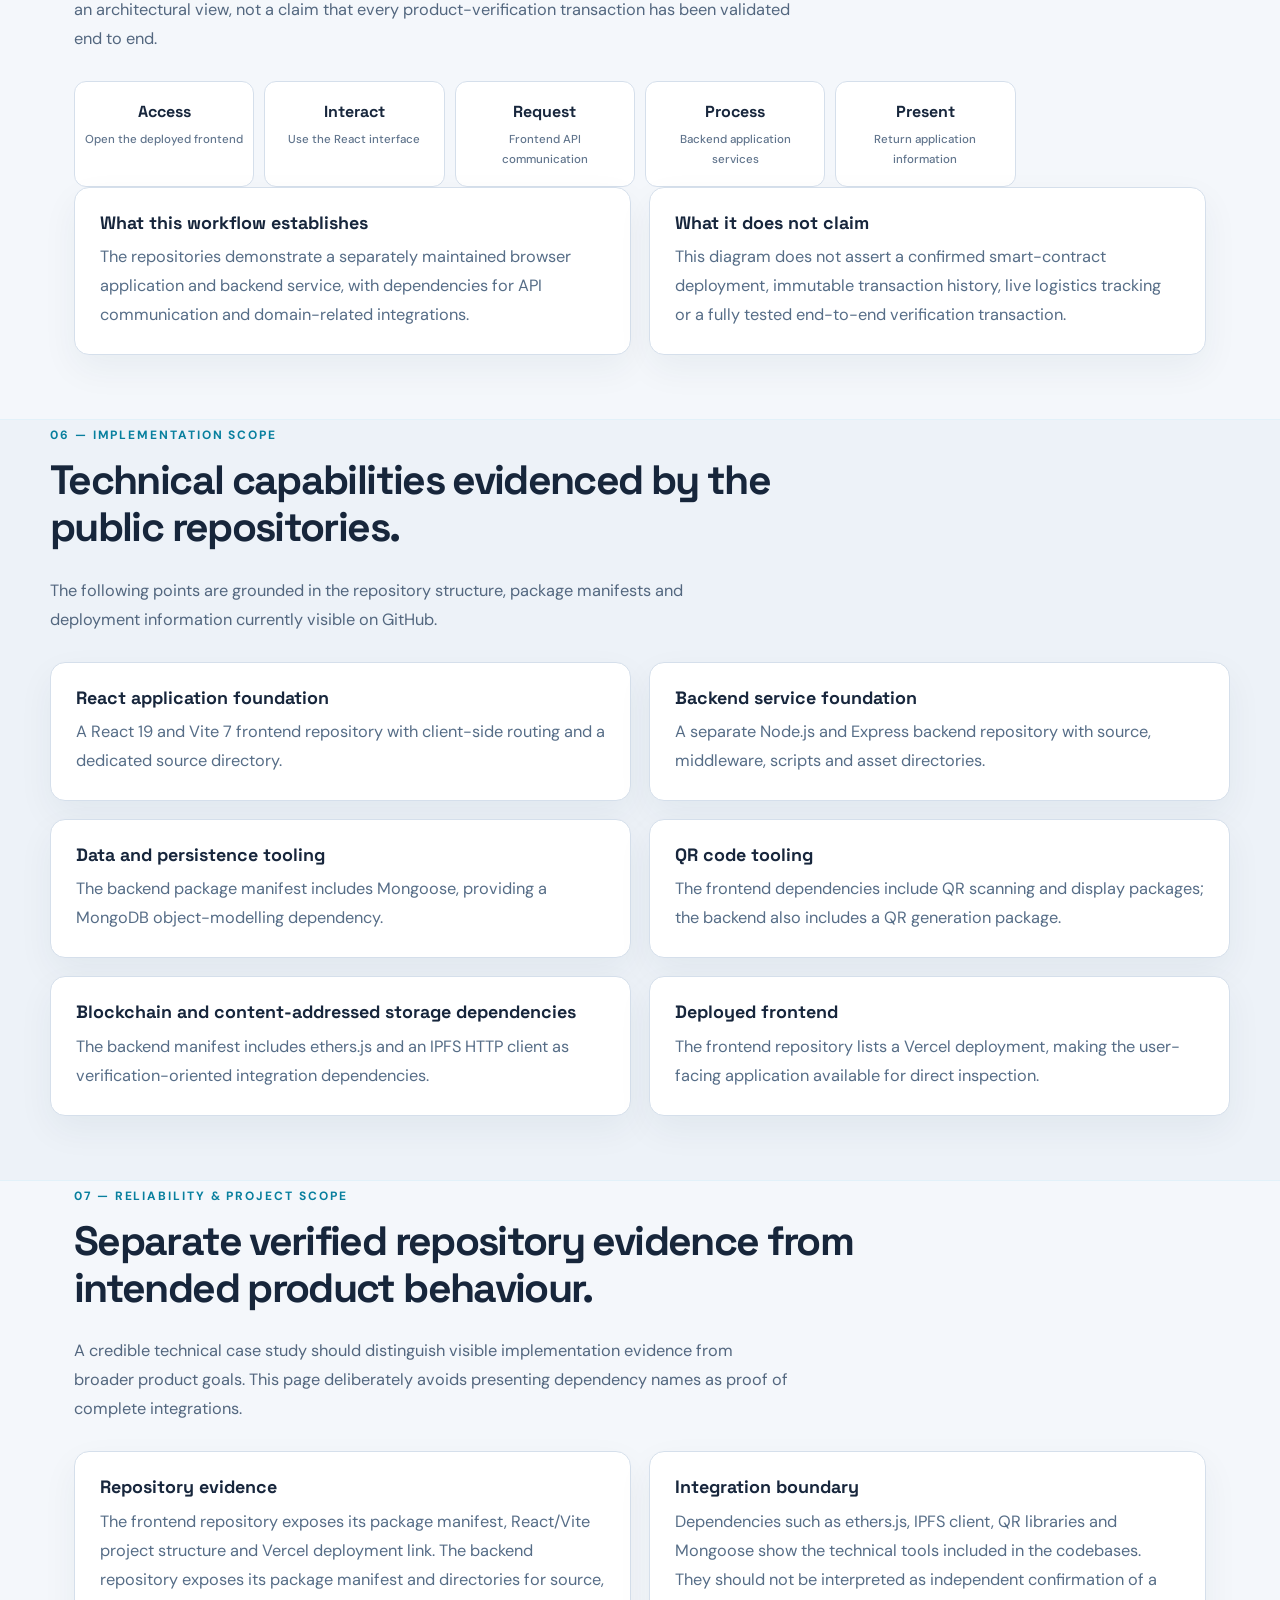
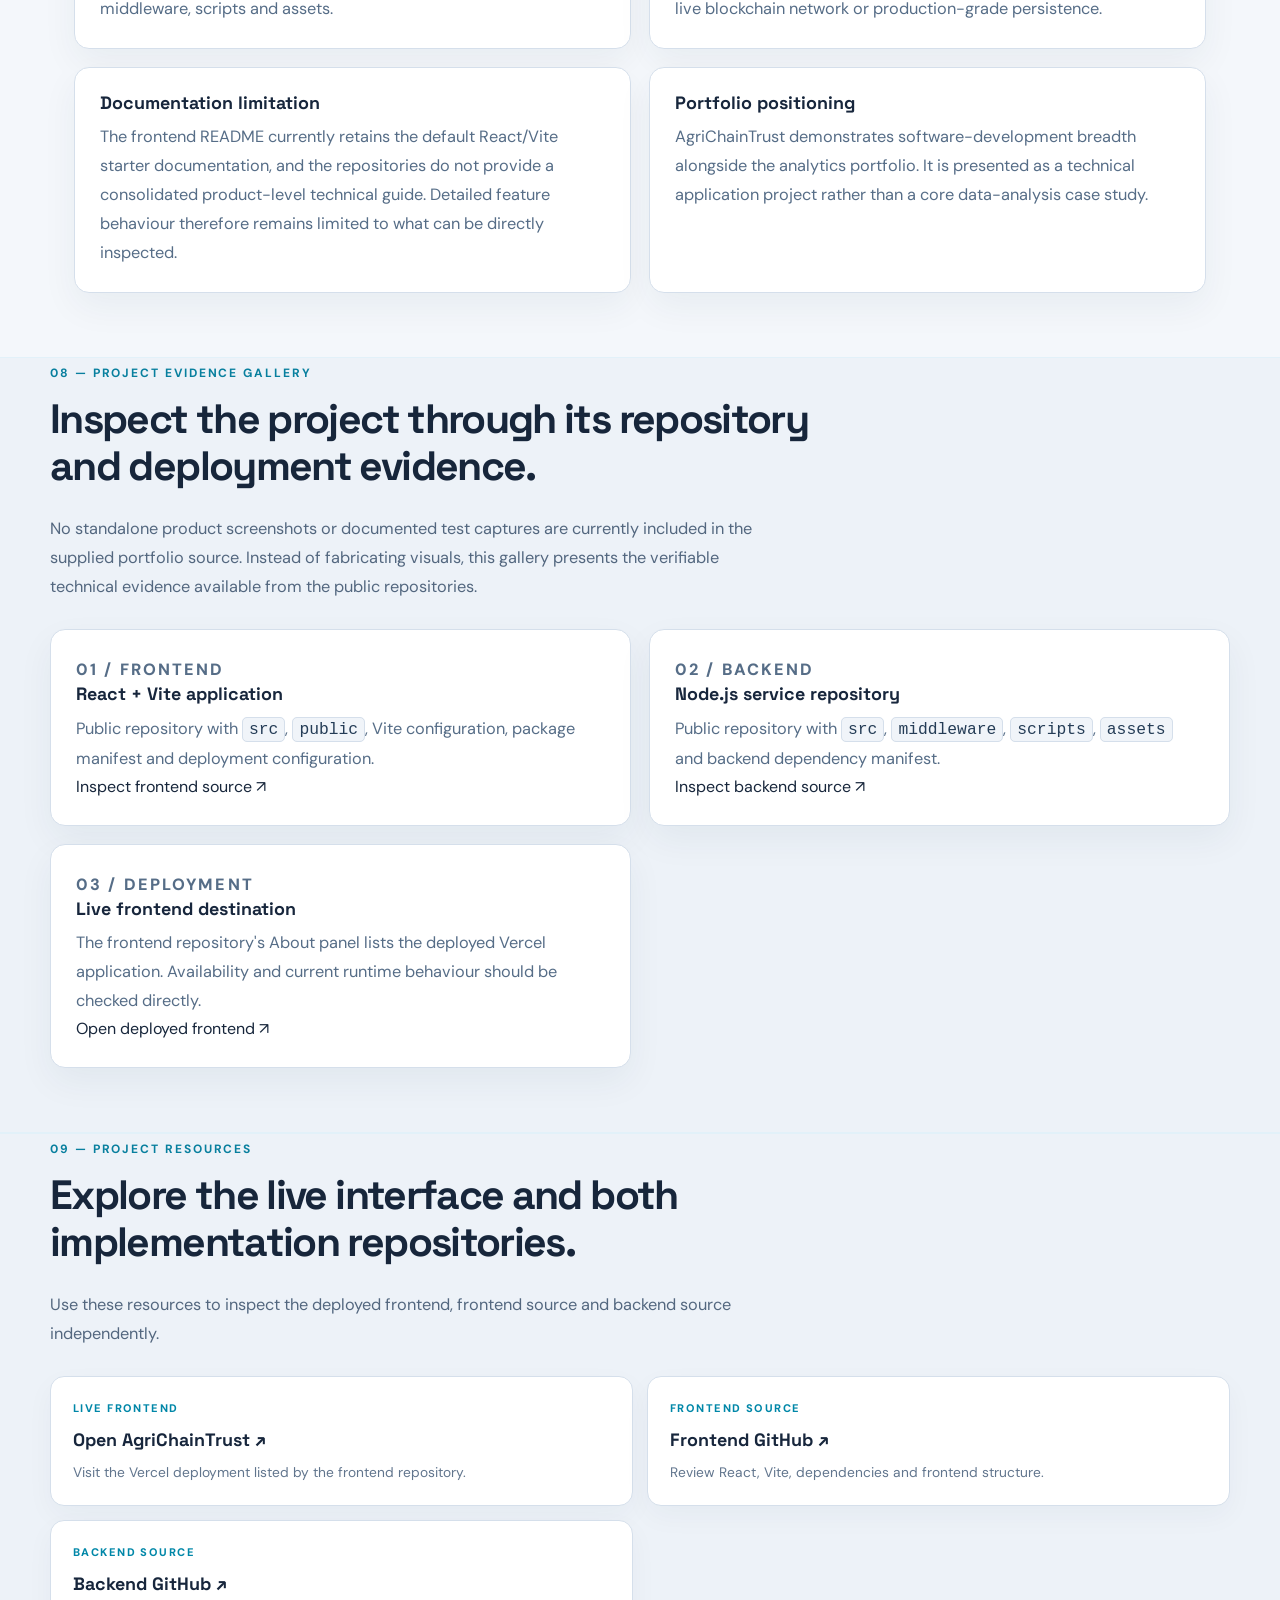
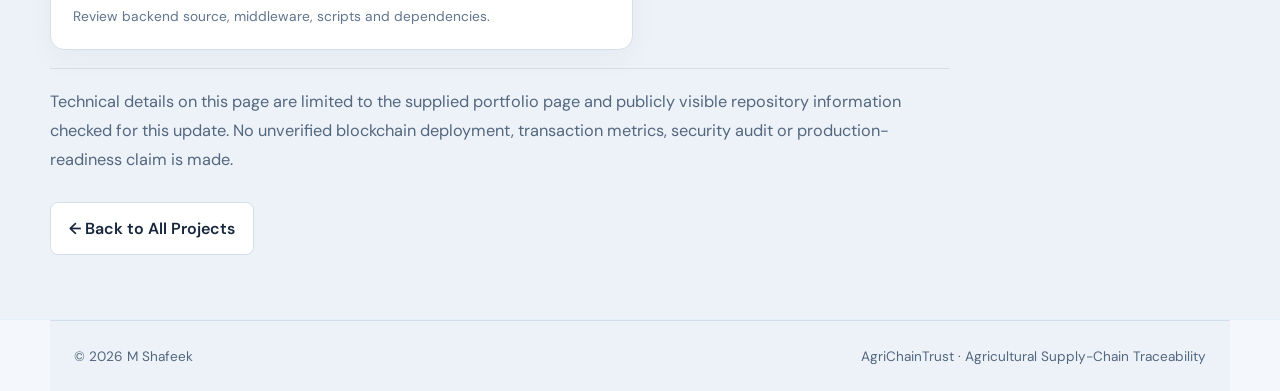
<file: agrichaintrust.html>
<!DOCTYPE html>
<!DOCTYPE html>

<html lang="en">
<head>
<meta charset="utf-8"/>
<meta content="width=device-width, initial-scale=1.0" name="viewport"/>
<title>AgriChainTrust | M Shafeek</title>
<meta content="AgriChainTrust technical project case study by M Shafeek, documenting a React and Vite frontend, Node.js and Express backend, and blockchain-oriented agricultural product verification concept." name="description"/>
<link href="style.css" rel="stylesheet"/>
</head>
<body class="light-only insightforge-case">
<div aria-hidden="true" class="background-lines"><span></span><span></span><span></span><span></span></div>
<header aria-label="AgriChainTrust case study navigation" class="case-nav">
<div class="case-nav-left">
<a aria-label="Back to the projects section" class="case-back" href="index.html#projects" title="Back to Projects">←</a>
<a aria-label="AgriChainTrust case study home" class="case-brand" href="#overview">AgriChainTrust</a>
</div>
<nav aria-label="Sections in this case study" class="case-section-nav">
<a href="#overview">Overview</a>
<a href="#objective">Objective</a>
<a href="#architecture">Architecture</a>
<a href="#design">Design</a>
<a href="#workflow">Workflow</a>
<a href="#capabilities">Capabilities</a>
<a href="#reliability">Reliability</a>
<a href="#gallery">Gallery</a>
<a href="#resources">Resources</a>
</nav>
</header>
<main>
<section class="case-section case-hero" id="overview">
<div class="case-hero-grid"><div class="case-hero-copy">
<p class="eyebrow">AGRICULTURAL SUPPLY CHAIN · PRODUCT VERIFICATION · TECHNICAL CASE STUDY</p>
<h1>AgriChain<span>Trust</span></h1>
<p class="lead">AgriChainTrust is a web application concept for agricultural supply-chain traceability and product verification. The project is maintained across separate frontend and backend repositories, with a deployed React interface and a backend codebase containing application services and blockchain-related dependencies.</p>
<div aria-label="Verified technology stack" class="case-meta"><span>React 19</span><span>Vite 7</span><span>Node.js</span><span>Express</span><span>MongoDB / Mongoose</span><span>ethers.js</span><span>IPFS client</span><span>QR tooling</span></div>
<div aria-label="Project evidence" class="case-proofline"><span><strong>Two public repositories</strong>Frontend and backend maintained separately</span><span><strong>Deployed frontend</strong>Vercel deployment listed by the repository</span><span><strong>Traceability concept</strong>Product verification and supply-chain transparency</span></div>
<div class="case-cta"><a class="button primary" href="https://agrichain-frontend-alpha.vercel.app" rel="noopener noreferrer" target="_blank">Open Live Frontend ↗</a><a class="button secondary" href="https://github.com/M-Shafeek06/agrichain-frontend" rel="noopener noreferrer" target="_blank">Frontend Repository ↗</a><a class="button secondary" href="https://github.com/M-Shafeek06/agrichain-backend" rel="noopener noreferrer" target="_blank">Backend Repository ↗</a></div>
</div></div>
</section>
<section class="case-section alt" id="objective">
<div class="section-heading"><p class="eyebrow">02 — PROJECT CONTEXT &amp; OBJECTIVE</p><h2>Make agricultural product information easier to trace and verify.</h2><p class="muted">Agricultural supply chains can involve multiple participants and hand-offs. AgriChainTrust explores a digital product experience that supports traceability and verification, with frontend and backend components organized as separate codebases.</p></div>
<div class="case-grid">
<article class="case-card"><p class="case-card-kicker">THE PROBLEM SPACE</p><h3>Supply-chain information can be fragmented.</h3><p class="muted">When product details and movement records are distributed across different participants, it can be difficult for downstream users to inspect a consistent product history. The project is framed around making product-related information more accessible through a digital interface.</p></article>
<article class="case-card"><p class="case-card-kicker">PROJECT OBJECTIVE</p><h3>Connect a user-facing experience with verification-oriented services.</h3><p class="muted">The project separates the React/Vite frontend from the Node.js backend and explores QR-based product access alongside blockchain-oriented verification components. The public repositories provide the implementation evidence for these technical layers.</p></article>
</div>
</section>
<section class="case-section" id="architecture">
<div class="section-heading"><p class="eyebrow">03 — APPLICATION ARCHITECTURE</p><h2>A separate frontend and backend, with verification-related integrations.</h2><p class="muted">The architecture below reflects the repository boundaries and dependencies visible in the public codebases. It describes the documented application structure without implying that every integration is operating on a production blockchain network.</p></div>
<div aria-label="AgriChainTrust application architecture" class="architecture case-workflow-steps">
<div class="arch-step">User<small>Farmer / product viewer</small></div><div class="arch-step">React + Vite<small>Frontend interface</small></div><div class="arch-step">HTTP API<small>Axios client / Express</small></div><div class="arch-step">Backend services<small>Node.js application layer</small></div><div class="arch-step">Data &amp; verification tools<small>Mongoose, QR, IPFS and ethers dependencies</small></div>
</div>
<div class="case-grid case-grid-architecture">
<article class="case-card"><h3>Frontend application</h3><p class="muted">The frontend repository uses React 19 and Vite 7. Its dependencies include Axios, React Router, QR scanning and generation libraries, Leaflet mapping components, and charting packages.</p></article>
<article class="case-card"><h3>Backend application</h3><p class="muted">The backend repository uses Node.js with Express and Mongoose. Its package dependencies also include authentication utilities, ethers.js, an IPFS HTTP client, QR generation, geocoding and logistic-regression libraries.</p></article>
<article class="case-card"><h3>Verification-oriented components</h3><p class="muted">The backend dependency manifest includes ethers.js and an IPFS client, while the frontend includes QR scanning and generation packages. These are documented as integration capabilities in the codebase, not as proof of a live on-chain production workflow.</p></article>
</div>
</section>
<section class="case-section alt" id="design">
<div class="section-heading"><p class="eyebrow">04 — PRODUCT &amp; TECHNICAL DESIGN</p><h2>Keep the product experience and service responsibilities distinct.</h2><p class="muted">The design is best understood through the separation of user interaction, API communication and backend capabilities. This makes the project structure easier to inspect and evolve.</p></div>
<div class="case-grid">
<article class="case-card"><h3>Frontend-led interaction</h3><p class="muted">React and Vite provide the browser application foundation. React Router supports client-side navigation, while Axios is available for communication with backend services.</p></article>
<article class="case-card"><h3>QR-enabled access</h3><p class="muted">The frontend dependency list includes html5-qrcode, jsqr and qrcode.react, indicating QR scanning and QR-code rendering support within the application toolkit.</p></article>
<article class="case-card"><h3>Location and visual components</h3><p class="muted">Leaflet and React Leaflet are included for map-oriented interface components. Chart.js, react-chartjs-2 and Recharts are available for visual presentation.</p></article>
<article class="case-card"><h3>Backend integration layer</h3><p class="muted">The backend repository groups application source, middleware, scripts and assets. Its dependencies indicate API, persistence, authentication and verification-related integration areas.</p></article>
</div>
</section>
<section class="case-section" id="workflow">
<div class="section-heading"><p class="eyebrow">05 — APPLICATION FLOW</p><h2>Access → Interact → Request → Process → Present.</h2><p class="muted">This high-level flow represents the frontend/backend separation visible in the repositories. It is an architectural view, not a claim that every product-verification transaction has been validated end to end.</p></div>
<div aria-label="Application workflow" class="architecture case-workflow-steps">
<div class="arch-step">Access<small>Open the deployed frontend</small></div><div class="arch-step">Interact<small>Use the React interface</small></div><div class="arch-step">Request<small>Frontend API communication</small></div><div class="arch-step">Process<small>Backend application services</small></div><div class="arch-step">Present<small>Return application information</small></div>
</div>
<div class="case-grid"><article class="case-card"><h3>What this workflow establishes</h3><p class="muted">The repositories demonstrate a separately maintained browser application and backend service, with dependencies for API communication and domain-related integrations.</p></article><article class="case-card"><h3>What it does not claim</h3><p class="muted">This diagram does not assert a confirmed smart-contract deployment, immutable transaction history, live logistics tracking or a fully tested end-to-end verification transaction.</p></article></div>
</section>
<section class="case-section alt" id="capabilities">
<div class="section-heading"><p class="eyebrow">06 — IMPLEMENTATION SCOPE</p><h2>Technical capabilities evidenced by the public repositories.</h2><p class="muted">The following points are grounded in the repository structure, package manifests and deployment information currently visible on GitHub.</p></div>
<div class="case-grid">
<article class="case-card"><h3>React application foundation</h3><p class="muted">A React 19 and Vite 7 frontend repository with client-side routing and a dedicated source directory.</p></article>
<article class="case-card"><h3>Backend service foundation</h3><p class="muted">A separate Node.js and Express backend repository with source, middleware, scripts and asset directories.</p></article>
<article class="case-card"><h3>Data and persistence tooling</h3><p class="muted">The backend package manifest includes Mongoose, providing a MongoDB object-modelling dependency.</p></article>
<article class="case-card"><h3>QR code tooling</h3><p class="muted">The frontend dependencies include QR scanning and display packages; the backend also includes a QR generation package.</p></article>
<article class="case-card"><h3>Blockchain and content-addressed storage dependencies</h3><p class="muted">The backend manifest includes ethers.js and an IPFS HTTP client as verification-oriented integration dependencies.</p></article>
<article class="case-card"><h3>Deployed frontend</h3><p class="muted">The frontend repository lists a Vercel deployment, making the user-facing application available for direct inspection.</p></article>
</div>
</section>
<section class="case-section" id="reliability">
<div class="section-heading"><p class="eyebrow">07 — RELIABILITY &amp; PROJECT SCOPE</p><h2>Separate verified repository evidence from intended product behaviour.</h2><p class="muted">A credible technical case study should distinguish visible implementation evidence from broader product goals. This page deliberately avoids presenting dependency names as proof of complete integrations.</p></div>
<div class="case-grid">
<article class="case-card"><h3>Repository evidence</h3><p class="muted">The frontend repository exposes its package manifest, React/Vite project structure and Vercel deployment link. The backend repository exposes its package manifest and directories for source, middleware, scripts and assets.</p></article>
<article class="case-card"><h3>Integration boundary</h3><p class="muted">Dependencies such as ethers.js, IPFS client, QR libraries and Mongoose show the technical tools included in the codebases. They should not be interpreted as independent confirmation of a live blockchain network or production-grade persistence.</p></article>
<article class="case-card"><h3>Documentation limitation</h3><p class="muted">The frontend README currently retains the default React/Vite starter documentation, and the repositories do not provide a consolidated product-level technical guide. Detailed feature behaviour therefore remains limited to what can be directly inspected.</p></article>
<article class="case-card"><h3>Portfolio positioning</h3><p class="muted">AgriChainTrust demonstrates software-development breadth alongside the analytics portfolio. It is presented as a technical application project rather than a core data-analysis case study.</p></article>
</div>
</section>
<section class="case-section alt" id="gallery">
<div class="section-heading"><p class="eyebrow">08 — PROJECT EVIDENCE GALLERY</p><h2>Inspect the project through its repository and deployment evidence.</h2><p class="muted">No standalone product screenshots or documented test captures are currently included in the supplied portfolio source. Instead of fabricating visuals, this gallery presents the verifiable technical evidence available from the public repositories.</p></div>
<div class="case-grid">
<article class="case-card"><p class="case-card-kicker">01 / FRONTEND</p><h3>React + Vite application</h3><p class="muted">Public repository with <code>src</code>, <code>public</code>, Vite configuration, package manifest and deployment configuration.</p><a href="https://github.com/M-Shafeek06/agrichain-frontend" rel="noopener noreferrer" target="_blank">Inspect frontend source ↗</a></article>
<article class="case-card"><p class="case-card-kicker">02 / BACKEND</p><h3>Node.js service repository</h3><p class="muted">Public repository with <code>src</code>, <code>middleware</code>, <code>scripts</code>, <code>assets</code> and backend dependency manifest.</p><a href="https://github.com/M-Shafeek06/agrichain-backend" rel="noopener noreferrer" target="_blank">Inspect backend source ↗</a></article>
<article class="case-card"><p class="case-card-kicker">03 / DEPLOYMENT</p><h3>Live frontend destination</h3><p class="muted">The frontend repository's About panel lists the deployed Vercel application. Availability and current runtime behaviour should be checked directly.</p><a href="https://agrichain-frontend-alpha.vercel.app" rel="noopener noreferrer" target="_blank">Open deployed frontend ↗</a></article>
</div>
</section>
<section class="case-section alt" id="resources">
<div class="section-heading"><p class="eyebrow">09 — PROJECT RESOURCES</p><h2>Explore the live interface and both implementation repositories.</h2><p class="muted">Use these resources to inspect the deployed frontend, frontend source and backend source independently.</p></div>
<div class="case-resource-grid">
<a class="case-resource-card" href="https://agrichain-frontend-alpha.vercel.app" rel="noopener noreferrer" target="_blank"><span>LIVE FRONTEND</span><strong>Open AgriChainTrust ↗</strong><small>Visit the Vercel deployment listed by the frontend repository.</small></a>
<a class="case-resource-card" href="https://github.com/M-Shafeek06/agrichain-frontend" rel="noopener noreferrer" target="_blank"><span>FRONTEND SOURCE</span><strong>Frontend GitHub ↗</strong><small>Review React, Vite, dependencies and frontend structure.</small></a>
<a class="case-resource-card" href="https://github.com/M-Shafeek06/agrichain-backend" rel="noopener noreferrer" target="_blank"><span>BACKEND SOURCE</span><strong>Backend GitHub ↗</strong><small>Review backend source, middleware, scripts and dependencies.</small></a>
</div>
<p class="muted evidence-note">Technical details on this page are limited to the supplied portfolio page and publicly visible repository information checked for this update. No unverified blockchain deployment, transaction metrics, security audit or production-readiness claim is made.</p>
<div class="case-cta"><a class="button secondary" href="index.html#projects">← Back to All Projects</a></div>
</section>
</main>
<footer><span>© 2026 M Shafeek</span><span>AgriChainTrust · Agricultural Supply-Chain Traceability</span></footer>
<script>
(() => {
  const nav = document.querySelector('.case-nav');
  const links = [...document.querySelectorAll('.case-section-nav a[href^="#"]')];
  const sections = links
    .map(link => document.querySelector(link.getAttribute('href')))
    .filter(Boolean);

  if (!nav || !links.length || !sections.length) return;

  const setActive = (id) => {
    links.forEach(link => {
      const active = link.getAttribute('href') === `#${id}`;
      link.classList.toggle('is-active', active);
      if (active) link.setAttribute('aria-current', 'location');
      else link.removeAttribute('aria-current');
    });
  };

  const scrollToSection = (section, updateHistory = true) => {
    const navHeight = nav.getBoundingClientRect().height;
    const top = section.getBoundingClientRect().top + window.scrollY - navHeight;
    window.scrollTo({ top: Math.max(0, top), behavior: 'smooth' });
    if (updateHistory) history.pushState(null, '', `#${section.id}`);
    setActive(section.id);
  };

  links.forEach(link => {
    link.addEventListener('click', event => {
      const section = document.querySelector(link.getAttribute('href'));
      if (!section) return;
      event.preventDefault();
      scrollToSection(section);
    });
  });

  let ticking = false;
  const updateActiveFromScroll = () => {
    if (ticking) return;
    ticking = true;
    requestAnimationFrame(() => {
      const threshold = nav.getBoundingClientRect().height + 48;
      let current = sections[0];
      sections.forEach(section => {
        if (section.getBoundingClientRect().top <= threshold) current = section;
      });
      setActive(current.id);
      ticking = false;
    });
  };

  window.addEventListener('scroll', updateActiveFromScroll, { passive: true });
  window.addEventListener('resize', updateActiveFromScroll);
  window.addEventListener('popstate', () => {
    const section = document.querySelector(location.hash);
    if (section) scrollToSection(section, false);
  });

  if (location.hash) {
    const initialSection = document.querySelector(location.hash);
    if (initialSection) requestAnimationFrame(() => scrollToSection(initialSection, false));
  } else {
    updateActiveFromScroll();
  }
})();
</script>
</body>
</html>
</file>
<file: style.css>
@import url('https://fonts.googleapis.com/css2?family=DM+Sans:wght@400;500;600;700&family=Space+Grotesk:wght@500;600;700&display=swap');

:root{--bg:#06111f;--surface:#0b1a2c;--surface-2:#0d2034;--text:#eef5ff;--muted:#9fb4cc;--accent:#5de1f4;--line:#203750;--max:1180px}
*{box-sizing:border-box}
html{scroll-behavior:smooth;scroll-padding-top:96px}
body{margin:0;background:var(--bg);color:var(--text);font-family:'DM Sans',sans-serif;line-height:1.7;overflow-x:hidden}
a{color:inherit;text-decoration:none}
body::selection{background:var(--accent);color:var(--bg)}

/* Minimal background line/curve system — no image assets and no gradients. */
/* Subtle continuous motion — homepage only. Uses transform-only animation for low-cost compositing. */
.home-page .background-lines::before,
.home-page .background-lines::after,
.home-page .background-lines span{
  will-change:transform;
}
.home-page .background-lines::before{animation:homeCurveA 52s linear infinite;}
.home-page .background-lines::after{animation:homeCurveB 64s linear infinite;}
.home-page .background-lines span:nth-child(1){animation:homeLineA 46s ease-in-out infinite;}
.home-page .background-lines span:nth-child(2){animation:homeLineB 58s ease-in-out infinite;}
.home-page .background-lines span:nth-child(3){animation:homeLineC 50s ease-in-out infinite;}
.home-page .background-lines span:nth-child(4){animation:homeLineD 62s ease-in-out infinite;}
@keyframes homeCurveA{
  0%,100%{transform:rotate(-18deg) translate3d(0,0,0);}
  50%{transform:rotate(-14deg) translate3d(42px,18px,0);}
}
@keyframes homeCurveB{
  0%,100%{transform:rotate(17deg) translate3d(0,0,0);}
  50%{transform:rotate(13deg) translate3d(-46px,-20px,0);}
}
@keyframes homeLineA{
  0%,100%{transform:rotate(-7deg) translate3d(0,0,0);}
  50%{transform:rotate(-5deg) translate3d(28px,10px,0);}
}
@keyframes homeLineB{
  0%,100%{transform:rotate(8deg) translate3d(0,0,0);}
  50%{transform:rotate(6deg) translate3d(-24px,14px,0);}
}
@keyframes homeLineC{
  0%,100%{transform:rotate(5deg) translate3d(0,0,0);}
  50%{transform:rotate(7deg) translate3d(22px,-10px,0);}
}
@keyframes homeLineD{
  0%,100%{transform:rotate(-6deg) translate3d(0,0,0);}
  50%{transform:rotate(-8deg) translate3d(-18px,-12px,0);}
}
@media (prefers-reduced-motion: reduce){
  .home-page .background-lines::before,
  .home-page .background-lines::after,
  .home-page .background-lines span{animation:none;}
}

.background-lines{position:fixed;inset:0;z-index:0;pointer-events:none;overflow:hidden;opacity:1}
.background-lines::before,.background-lines::after{content:"";position:absolute;border:1px solid rgba(93,225,244,.30);border-radius:50%}
.background-lines::before{width:920px;height:520px;left:-310px;top:14%;transform:rotate(-18deg)}
.background-lines::after{width:1050px;height:590px;right:-390px;bottom:2%;transform:rotate(17deg)}
.background-lines span{position:absolute;display:block;height:1px;background:rgba(159,180,204,.10);transform-origin:left center}
.background-lines span:nth-child(1){width:42vw;left:-5vw;top:31%;transform:rotate(-7deg)}
.background-lines span:nth-child(2){width:38vw;right:-4vw;top:48%;transform:rotate(8deg)}
.background-lines span:nth-child(3){width:34vw;left:9vw;bottom:18%;transform:rotate(5deg)}
.background-lines span:nth-child(4){width:29vw;right:12vw;bottom:32%;transform:rotate(-6deg)}

.nav{position:sticky;top:0;z-index:20;height:82px;border-bottom:1px solid var(--line);background:rgba(6,17,31,.94);display:flex;align-items:center;justify-content:space-between;padding:0 max(24px,calc((100vw - var(--max))/2));backdrop-filter:blur(14px)}
.nav-left{display:flex;align-items:center;gap:22px;min-width:0}
.brand{font-family:'Space Grotesk';font-weight:700;letter-spacing:.04em;white-space:nowrap}
.header-back{color:var(--accent);font-weight:700;white-space:nowrap}
.header-back:hover{color:var(--text)}
nav{display:flex;align-items:center;gap:28px;flex-wrap:wrap}
nav a{position:relative;padding:8px 0;color:var(--muted);font-size:.94rem}
nav a::after{content:"";position:absolute;left:0;right:0;bottom:0;height:2px;background:var(--accent);transform:scaleX(0);transition:.2s ease}
nav a:hover,nav a.active{color:var(--text)}
nav a:hover::after,nav a.active::after{transform:scaleX(1)}
nav a.header-back{color:var(--accent);font-weight:700}
nav a.header-back::after{display:none}

main,footer{position:relative;z-index:1}
.hero,.section{max-width:var(--max);margin:auto;padding:90px 24px}
.hero{min-height:calc(100vh - 82px);display:grid;grid-template-columns:1.45fr .9fr;gap:70px;align-items:center;padding-top:80px}
.hero-copy{max-width:790px}
.eyebrow{margin:0 0 22px;color:var(--accent);font-size:.75rem;font-weight:700;letter-spacing:.16em}
h1,h2,h3{font-family:'Space Grotesk',sans-serif;line-height:1.08;margin-top:0}
h1{font-size:clamp(4rem,8vw,7.5rem);letter-spacing:-.055em;margin-bottom:28px}
h1 span,h2 span{color:var(--accent)}
h2{font-size:clamp(2.5rem,5vw,4.4rem);letter-spacing:-.04em;max-width:1000px;margin-bottom:24px}
h3{font-size:1.25rem;margin-bottom:12px}
.lead{color:var(--muted);font-size:1.12rem;max-width:760px}
.actions,.project-actions,.case-cta{display:flex;flex-wrap:wrap;gap:12px;margin-top:30px}
.button{display:inline-block;padding:12px 18px;border:1px solid var(--line);border-radius:8px;font-weight:600;transition:.2s ease}
.button:hover{border-color:var(--accent);color:var(--accent);transform:translateY(-1px)}
.primary{background:var(--text);color:var(--bg);border-color:var(--text)}
.primary:hover{background:var(--accent);border-color:var(--accent);color:var(--bg)}

.hero-visual{width:100%;display:flex;justify-content:center}
.hero-card{width:100%;max-width:610px;padding:34px 34px 26px;border:1px solid #31516e;border-radius:20px;background:var(--surface);position:relative;overflow:hidden;box-shadow:0 24px 70px rgba(0,0,0,.2),inset 0 0 0 1px rgba(255,255,255,.025)}
.hero-card::before{content:"";position:absolute;left:0;top:0;width:190px;height:2px;background:var(--accent);opacity:.95}
.hero-card::after{content:"";position:absolute;right:0;bottom:0;width:145px;height:2px;background:#31516e}
.card-label{font-size:.78rem;letter-spacing:.18em;font-weight:800;color:var(--muted);margin:0 0 7px}
.toolkit-card{min-height:0}
.toolkit-top{display:flex;justify-content:space-between;align-items:flex-start;margin-bottom:16px;padding-bottom:14px;border-bottom:1px solid #20384f}
.toolkit-subtitle{margin:0;font-size:.68rem;letter-spacing:.16em;color:#607b96;font-weight:700}
.tool-grid{display:grid;grid-template-columns:1fr 1fr;border:1px solid #29445d;border-radius:12px;overflow:hidden;margin-top:0}
.tool-grid div{min-height:58px;padding:11px 16px;display:flex;align-items:center;position:relative;background:#0c1c2d}
.tool-grid div:nth-child(odd){border-right:1px solid #29445d}
.tool-grid div:nth-child(-n+6){border-bottom:1px solid #29445d}
.tool-grid small{display:none}
.tool-grid strong{font-size:.96rem;color:var(--text);letter-spacing:.01em}
.tool-grid div::after{content:"";position:absolute;right:14px;top:50%;transform:translateY(-50%);width:4px;height:4px;border:1px solid #42627e;border-radius:50%}
.toolkit-footer{display:none}
.toolkit-footer i{display:none}
.toolkit-footer i::after{display:none}

.alt{max-width:none;padding-left:max(24px,calc((100vw - var(--max))/2));padding-right:max(24px,calc((100vw - var(--max))/2));background:#081625}
.section-heading{margin-bottom:34px}.section-note{max-width:760px;margin-top:10px}
.muted{color:var(--muted)}
.two-column{display:grid;grid-template-columns:1fr 1fr;gap:50px;color:var(--muted);font-size:1.04rem}

.skill-grid{display:grid;grid-template-columns:repeat(3,1fr);gap:16px}
.project-grid{display:grid;grid-template-columns:repeat(2,minmax(0,1fr));gap:16px}
.skill-grid article,.project,.info-card,.case-card,.development-card{background:rgba(11,26,44,.92);border:1px solid var(--line);border-radius:14px}
.skill-grid article{padding:26px;min-height:205px;position:relative}
.skill-grid article::after,.project::after{content:"";position:absolute;left:24px;right:24px;bottom:0;height:1px;background:rgba(93,225,244,.16)}
.skill-list{display:flex;flex-wrap:wrap;gap:8px;margin-top:18px}
.skill-pill{border:1px solid var(--line);border-radius:999px;padding:6px 10px;color:var(--muted);font-size:.78rem}

.timeline{display:grid;gap:0}
.timeline-item{display:grid;grid-template-columns:190px 1fr;gap:28px;padding:24px 0;border-top:1px solid var(--line)}
.timeline-item ul{padding-left:18px;margin-top:8px;margin-bottom:0}
.experience-development{display:grid;grid-template-columns:repeat(2,minmax(0,1fr));gap:16px;margin:18px auto 0;max-width:1180px;align-items:stretch}
.development-card{padding:20px;display:flex;flex-direction:column;justify-content:space-between;align-items:flex-start;gap:18px;min-height:190px;box-sizing:border-box}
.development-card > div{width:100%}
.development-card h3{font-size:1.08rem;line-height:1.25;margin-bottom:12px}
.development-card .button{margin-top:auto;width:100%;box-sizing:border-box;text-align:center;padding:10px 12px;font-size:.78rem;white-space:nowrap}

.project-grid{align-items:start}
.project{position:relative;padding:20px;width:100%;height:360px;box-sizing:border-box;display:grid;grid-template-columns:minmax(0,1fr) 108px;gap:18px;overflow:hidden}
.project-main{min-width:0;display:flex;flex-direction:column}
.project-side{border-left:1px solid var(--line);padding-left:14px;display:flex;flex-direction:column;gap:7px;align-self:stretch;justify-content:flex-start}
.project-side span{display:flex;align-items:center;justify-content:center;text-align:center;min-height:54px;padding:8px 6px;border:1px solid #29445d;border-radius:9px;background:#0c1c2d;color:var(--muted);font-family:'Space Grotesk';font-size:.62rem;line-height:1.2;letter-spacing:.08em;font-weight:700}
.project-side span:first-child{border-color:#31516e;color:var(--accent)}
.project.featured{border-color:#2c566c}
.project-number{font-family:'Space Grotesk';font-size:.72rem;color:var(--accent);letter-spacing:.14em;font-weight:700;margin-bottom:14px}
.project-rule{height:1px;background:var(--line);margin:0 0 18px}
.project p{color:var(--muted);margin-bottom:0}
.project-actions{margin-top:auto;padding-top:18px;grid-column:1}
.project-actions a{color:var(--accent);font-weight:700}
.text-link{color:var(--muted)!important}
.text-link:hover{color:var(--text)!important}
.tag{display:inline-block;margin-bottom:16px;color:var(--accent)}

.contact{text-align:center;min-height:65vh;display:flex;flex-direction:column;justify-content:center;align-items:center}
.contact h2{font-size:clamp(3rem,7vw,6rem)}
.contact p{color:var(--muted);max-width:650px}
footer{max-width:var(--max);margin:auto;padding:25px 24px 40px;border-top:1px solid var(--line);display:flex;justify-content:space-between;color:var(--muted);font-size:.85rem}

/* Consistent project/case-study layout */
.case-section{max-width:var(--max);margin:auto;padding:88px 24px}
.case-section.alt{max-width:none;padding-left:max(24px,calc((100vw - var(--max))/2));padding-right:max(24px,calc((100vw - var(--max))/2))}
.case-hero{padding-top:74px;padding-bottom:72px}
.case-hero-grid{display:grid;grid-template-columns:minmax(0,1.08fr) minmax(360px,.82fr);gap:54px;align-items:center}
.case-hero h1{max-width:850px;font-size:clamp(3.5rem,6.5vw,6.4rem);margin-bottom:26px}
.case-meta{display:flex;flex-wrap:wrap;gap:9px;margin-top:26px}
.case-meta span{border:1px solid var(--line);background:var(--surface);padding:8px 12px;border-radius:999px;color:var(--muted);font-size:.82rem}
.case-grid{display:grid;grid-template-columns:1fr 1fr;gap:18px}
.case-card{padding:26px}
.case-card h3{margin-bottom:10px}
.architecture{display:grid;grid-template-columns:repeat(5,1fr);gap:10px;margin-top:30px}
.arch-step{padding:20px 12px;text-align:center;border:1px solid var(--line);border-radius:12px;background:var(--surface);font-family:'Space Grotesk';font-weight:600}
.arch-step small{display:block;color:var(--muted);font-family:'DM Sans';font-weight:400;margin-top:6px}
.case-cta{margin-top:30px}
.case-card code{color:var(--text);background:var(--bg);border:1px solid var(--line);padding:2px 6px;border-radius:5px}
.evidence-note{margin-top:18px;padding-top:18px;border-top:1px solid var(--line)}

@media(max-width:850px){
  .case-hero-grid{grid-template-columns:1fr;gap:34px;align-items:start}
  .case-visual{order:2;max-width:none;justify-self:stretch}
  nav{gap:10px 16px}
  .hero{grid-template-columns:1fr;min-height:auto;padding-top:80px}
  .toolkit-card{max-width:none}
  .two-column,.skill-grid,.project-grid,.experience-development,.case-grid,.dashboard-gallery{grid-template-columns:1fr}
  .dashboard-gallery{grid-template-columns:1fr}
  .project{grid-template-columns:1fr;height:auto;min-height:360px}
  .project-side{border-left:0;border-top:1px solid var(--line);padding-left:0;padding-top:10px;display:grid;grid-template-columns:repeat(3,1fr)}
  .timeline-item{grid-template-columns:1fr;gap:8px}
  .architecture{grid-template-columns:1fr}
}
@media(max-width:560px){
  .nav{height:auto;min-height:82px;align-items:flex-start;gap:12px;padding-top:18px;padding-bottom:18px;flex-direction:column}
  .nav-left{width:100%;justify-content:flex-start;gap:16px}
  nav{width:100%;overflow-x:auto;flex-wrap:nowrap;padding-bottom:2px}
  h1{font-size:3.4rem}
  .hero,.section,.case-section{padding-top:72px;padding-bottom:72px}
  footer{flex-direction:column;gap:8px}
  .development-card{align-items:flex-start;flex-direction:column}
  .project-side{grid-template-columns:repeat(2,1fr)}
}
.case-visual{order:2;margin-top:0;border:1px solid #29445d;border-radius:16px;overflow:hidden;background:#081522;max-width:540px;width:100%;justify-self:end;box-shadow:0 24px 70px rgba(0,0,0,.22)}.case-visual img{display:block;width:100%;height:auto}.dashboard-gallery{display:grid;grid-template-columns:repeat(2,minmax(0,1fr));gap:16px;margin-top:24px}.dashboard-gallery figure{margin:0;border:1px solid #29445d;border-radius:14px;overflow:hidden;background:#081522}.dashboard-gallery img{display:block;width:100%;height:auto}.dashboard-gallery figcaption{padding:10px 12px;color:var(--muted);font-size:.78rem;border-top:1px solid var(--line);letter-spacing:.03em}

/* Compact visual snapshot used on non-featured case studies. No external image dependency. */
.project-snapshot{padding:28px;max-width:none;box-sizing:border-box;min-height:430px;display:flex;flex-direction:column;justify-content:space-between;background:#081625;position:relative;overflow:hidden}
.project-snapshot::before{content:"";position:absolute;left:-80px;bottom:-130px;width:360px;height:360px;border:1px solid rgba(93,225,244,.12);border-radius:50%;transform:rotate(-16deg)}
.project-snapshot::after{content:"";position:absolute;right:-120px;top:-150px;width:390px;height:390px;border:1px solid rgba(159,180,204,.10);border-radius:50%;transform:rotate(18deg)}
.snapshot-kicker,.snapshot-title,.snapshot-grid{position:relative;z-index:1}
.snapshot-kicker{font-family:'Space Grotesk';font-size:.72rem;letter-spacing:.16em;color:var(--accent);font-weight:700}
.snapshot-title{font-family:'Space Grotesk';font-size:clamp(2rem,4vw,3.6rem);line-height:1.02;letter-spacing:-.045em;margin:22px 0 26px}
.snapshot-title span{color:var(--accent)}
.snapshot-grid{display:grid;grid-template-columns:repeat(2,1fr);gap:8px}
.snapshot-grid div{min-height:68px;padding:12px 13px;border:1px solid #29445d;border-radius:10px;background:#0c1c2d;display:flex;flex-direction:column;justify-content:center}
.snapshot-grid strong{font-family:'Space Grotesk';font-size:.72rem;letter-spacing:.08em;color:var(--text)}
.snapshot-grid div:first-child strong{color:var(--accent)}
.snapshot-grid small{margin-top:4px;color:#607b96;font-size:.58rem;letter-spacing:.09em}
@media(min-width:851px){.case-hero-grid:has(.project-snapshot){grid-template-columns:minmax(0,1.05fr) minmax(0,.95fr);gap:48px;align-items:center}}
@media(max-width:850px){.project-snapshot{min-height:360px}}
.road-cover{min-height:100%;display:flex;align-items:center;justify-content:center;overflow:hidden}
.road-cover-placeholder{width:100%;min-height:320px;border:1px solid rgba(104,221,255,.22);border-radius:18px;background:rgba(12,28,46,.72);display:flex;flex-direction:column;align-items:center;justify-content:center;gap:10px;text-align:center;padding:32px;box-sizing:border-box}
.road-cover-placeholder span{font-size:clamp(24px,3vw,44px);font-weight:800;letter-spacing:.02em;color:#edf4ff}
.road-cover-placeholder small{color:#8fa8c3;font-size:14px;letter-spacing:.12em;text-transform:uppercase}
.road-cover img{width:100%;height:auto;max-height:480px;object-fit:cover;border-radius:18px;border:1px solid rgba(104,221,255,.22)}


/* Compact rotating job-role label in the homepage hero. */
.role-eyebrow{margin-bottom:8px}
.role-rotator-wrap{display:flex;align-items:center;flex-wrap:wrap;gap:12px;margin:0 0 22px;min-height:44px}
.role-prefix{font-size:.68rem;letter-spacing:.16em;color:#607b96;font-weight:700}
.role-rotator{display:inline-flex;align-items:center;min-height:38px;padding:5px 13px;border:1px solid rgba(93,225,244,.32);border-radius:999px;background:rgba(11,26,44,.9);color:var(--accent);font-family:'Space Grotesk',sans-serif;font-size:.95rem;font-weight:700;letter-spacing:.01em;transition:opacity .18s ease,transform .18s ease}
.role-rotator.is-changing{opacity:0;transform:translateY(4px)}
@media(prefers-reduced-motion:reduce){.role-rotator{transition:none}.role-rotator.is-changing{opacity:1;transform:none}}


/* Opportunity role carousel — three cards with a rightward rotating motion */
.hero-visual-stack{width:100%;max-width:610px;display:flex;flex-direction:column;gap:18px}
.opportunity-panel{width:100%;overflow:hidden}
.opportunity-heading{display:flex;align-items:center;gap:10px;margin:0 0 10px 2px;color:var(--accent);font-size:.72rem;font-weight:800;letter-spacing:.16em}
.opportunity-status{width:7px;height:7px;border-radius:50%;background:var(--accent);box-shadow:0 0 12px rgba(82,220,239,.45);flex:none}
.opportunity-carousel{position:relative;height:96px;display:flex;align-items:center;justify-content:center;isolation:isolate;overflow:hidden}
.opportunity-card{position:absolute;top:50%;width:64%;min-height:72px;box-sizing:border-box;padding:13px 18px;border:1px solid #31516e;border-radius:13px;background:#0c1c2d;display:flex;flex-direction:column;justify-content:center;gap:5px;transition:left .48s ease,right .48s ease,transform .48s ease,opacity .48s ease,filter .48s ease;box-shadow:0 12px 30px rgba(0,0,0,.12)}
.opportunity-card strong{font-size:1rem;color:var(--text);white-space:nowrap}
.opportunity-card-label{font-size:.58rem;font-weight:800;letter-spacing:.15em;color:#7892ac}
.opportunity-card.active-card{z-index:3;left:18%;right:auto;transform:translateY(-50%) scale(1);border-color:#34728a;background:#10263a;opacity:1;filter:none;box-shadow:0 12px 34px rgba(0,0,0,.22),inset 0 2px var(--accent)}
.opportunity-card.prev-card,.opportunity-card.next-card{z-index:1;opacity:.42;filter:blur(1.1px)}
.opportunity-card.prev-card{left:-7%;right:auto;transform:translateY(-50%) scale(.88)}
.opportunity-card.next-card{right:-7%;left:auto;transform:translateY(-50%) scale(.88)}
.opportunity-carousel.is-rotating .opportunity-card{transition:left .48s ease,right .48s ease,transform .48s ease,opacity .48s ease,filter .48s ease}
@media(prefers-reduced-motion:reduce){.opportunity-card{transition:none!important}}
@media(max-width:900px){.hero-visual-stack{max-width:560px}.opportunity-card{width:68%}.opportunity-card.active-card{left:16%}.opportunity-card.prev-card{left:-5%}.opportunity-card.next-card{right:-5%}}
@media(max-width:640px){.hero-visual-stack{gap:14px}.opportunity-carousel{height:88px}.opportunity-card{width:72%;padding:11px 13px;min-height:68px}.opportunity-card strong{font-size:.88rem}.opportunity-card.active-card{left:14%}.opportunity-card.prev-card{left:-11%;transform:translateY(-50%) scale(.82)}.opportunity-card.next-card{right:-11%;transform:translateY(-50%) scale(.82)}}

@media (prefers-reduced-motion:reduce){.opportunity-card{transition:none}}

@media(max-width:900px){
 .hero-visual-stack{max-width:560px}
 .opportunity-card{width:68%}
 .active-card{left:16%}
 .side-card:first-child{left:-5%}
 .side-card:last-child{right:-5%}
}
@media(max-width:640px){
 .hero-visual-stack{gap:14px}
 .opportunity-carousel{height:88px}
 .opportunity-card{width:72%;padding:11px 13px;min-height:68px}
 .opportunity-card strong{font-size:.88rem}
 .active-card{left:14%}
 .side-card:first-child{left:-11%;transform:translate(0,-50%) scale(.82)}
 .side-card:last-child{right:-11%;transform:translate(0,-50%) scale(.82)}
}


/* Opportunity carousel: circular role rotation with a subtle 3-second opacity pulse. */
.opportunity-carousel { perspective: 900px; }
.opportunity-card.active-card {
  animation: opportunity-opacity-pulse 3s ease-in-out infinite;
  transform-origin: center center;
}
@keyframes opportunity-opacity-pulse {
  0%, 100% { opacity: 1; }
  50% { opacity: .76; }
}
@media (prefers-reduced-motion: reduce) {
  .opportunity-card.active-card { animation: none; }
}


/* Support the full set of target roles, including longer combined role titles. */
.opportunity-card{width:70%;min-height:76px;padding:12px 16px}
.opportunity-card strong{white-space:normal;overflow-wrap:anywhere;line-height:1.25;font-size:clamp(.72rem,1.1vw,.98rem)}
.opportunity-card.active-card{left:15%}
.opportunity-card.prev-card{left:-9%}
.opportunity-card.next-card{right:-9%}
@media(max-width:900px){.opportunity-card{width:74%}.opportunity-card.active-card{left:13%}.opportunity-card.prev-card{left:-10%}.opportunity-card.next-card{right:-10%}}
@media(max-width:640px){.opportunity-card{width:78%;padding:10px 12px;min-height:70px}.opportunity-card strong{font-size:.76rem}.opportunity-card.active-card{left:11%}.opportunity-card.prev-card{left:-17%}.opportunity-card.next-card{right:-17%}}


/* InsightForge AI case-study screenshots */
.case-visual-showcase .section-heading,.ifai-architecture-section .section-heading{max-width:850px}
.ifai-screenshot-grid{display:grid;grid-template-columns:repeat(2,minmax(0,1fr));gap:20px;margin-top:28px;align-items:stretch}
.ifai-shot,.ifai-architecture-figure{margin:0;min-width:0;border:1px solid var(--border,#24445e);border-radius:16px;overflow:hidden;background:rgba(12,28,45,.82);box-shadow:0 14px 34px rgba(0,0,0,.12)}
.ifai-shot-wide{grid-column:1/-1}
.ifai-shot a,.ifai-architecture-figure a{display:block;background:#071321;line-height:0}
.ifai-shot img,.ifai-architecture-figure img{display:block;width:100%;height:auto;max-height:620px;object-fit:contain;transition:transform .25s ease}
.ifai-shot a:hover img,.ifai-architecture-figure a:hover img{transform:scale(1.012)}
.ifai-shot figcaption,.ifai-architecture-figure figcaption{display:flex;flex-direction:column;gap:5px;padding:15px 17px;color:var(--muted,#9fb4cc);font-size:.88rem;line-height:1.5}
.ifai-shot figcaption strong{color:var(--text,#edf3ff);font-size:.98rem}
.ifai-architecture-figure{margin-top:28px;padding:12px}
.ifai-architecture-figure img{max-height:none;border-radius:9px}
.ifai-architecture-figure figcaption{padding:12px 5px 3px}
@media(max-width:700px){.ifai-screenshot-grid{grid-template-columns:minmax(0,1fr);gap:15px}.ifai-shot-wide{grid-column:auto}.ifai-shot img{max-height:420px}.ifai-architecture-figure{padding:7px}}
@media(prefers-reduced-motion:reduce){.ifai-shot img,.ifai-architecture-figure img{transition:none}}


/* Primary role, portrait, and transparent role-preference matrix */
.permanent-role{display:flex;align-items:center;gap:10px;flex-wrap:wrap;margin:0 0 24px;padding:10px 14px;border:1px solid rgba(93,225,244,.28);border-radius:12px;background:rgba(11,26,44,.82);width:fit-content;max-width:100%}
.role-live-dot{width:8px;height:8px;border-radius:50%;background:var(--accent);box-shadow:0 0 12px rgba(93,225,244,.4);flex:none}
.permanent-role-label{font-size:.64rem;letter-spacing:.13em;font-weight:800;color:var(--muted)}
.permanent-role strong{font-family:'Space Grotesk',sans-serif;font-size:.96rem;color:var(--accent)}
.profile-photo-wrap{position:relative;display:flex;align-items:center;gap:16px;width:100%;padding:16px;border:1px solid #31516e;border-radius:18px;background:rgba(11,26,44,.94);min-height:124px;overflow:hidden}
.profile-photo{width:88px;height:88px;object-fit:cover;object-position:center 28%;border-radius:50%;border:2px solid var(--accent);background:var(--surface-2);flex:none}
.profile-initials{display:none;width:88px;height:88px;place-items:center;border-radius:50%;border:2px solid var(--accent);background:var(--surface-2);color:var(--accent);font:700 1.5rem 'Space Grotesk',sans-serif;flex:none}
.profile-caption{display:flex;flex-direction:column;gap:4px;min-width:0}.profile-caption strong{font:700 1.1rem 'Space Grotesk',sans-serif}.profile-caption span{font-size:.8rem;color:var(--muted)}
.target-roles-section{padding-top:64px;padding-bottom:64px}
.role-table-wrap{overflow-x:auto;border:1px solid var(--line);border-radius:14px;background:rgba(11,26,44,.9)}
.role-table{width:100%;border-collapse:collapse;min-width:680px;text-align:left}
.role-table th,.role-table td{padding:14px 18px;border-bottom:1px solid var(--line);vertical-align:top}
.role-table th{font-size:.72rem;letter-spacing:.1em;text-transform:uppercase;color:var(--accent);background:#0d2034}
.role-table td{font-size:.9rem;color:var(--muted)}.role-table td:nth-child(2){color:var(--text);font-weight:600}.role-table td:first-child{width:64px;color:var(--accent);font-weight:700;font-variant-numeric:tabular-nums}.role-table td:last-child{font-size:.84rem}
.role-table tbody tr:last-child td{border-bottom:0}.role-table tbody tr:hover{background:rgba(93,225,244,.035)}
@media(max-width:640px){.permanent-role{gap:7px;margin-bottom:18px;padding:9px 11px}.permanent-role-label{font-size:.58rem}.permanent-role strong{font-size:.88rem}.profile-photo-wrap{padding:12px;gap:12px}.profile-photo,.profile-initials{width:72px;height:72px}.profile-caption span{font-size:.72rem}.target-roles-section{padding-top:48px;padding-bottom:48px}.role-table th,.role-table td{padding:12px 14px}}

/* Professional location line in the profile card */
.profile-caption .profile-location{display:flex;flex-wrap:wrap;align-items:center;gap:5px 7px;margin-top:5px;font-size:.72rem;line-height:1.5;color:var(--muted)}
.profile-caption .location-separator{color:var(--accent);font-weight:800}
@media(max-width:640px){.profile-caption .profile-location{font-size:.66rem;gap:3px 5px}}

/* Final portfolio adjustments — Oct 2026 */
.permanent-role{margin-top:-14px;margin-bottom:20px;padding:8px 13px;gap:9px}
.permanent-role .permanent-role-label{display:none}
.permanent-role strong{font-size:1.08rem;letter-spacing:-.01em}
.profile-photo-wrap{align-items:flex-start;gap:14px}
.profile-photo{width:82px;height:82px;object-position:center 25%}
.profile-caption{flex:1;padding-top:2px}
.hero-opportunities{margin-top:8px}
.hero-opportunities-title{margin:0 0 7px;color:var(--accent);font-size:.62rem;font-weight:800;letter-spacing:.13em;line-height:1.4}
.hero-role-grid{display:grid;grid-template-columns:repeat(2,minmax(0,1fr));gap:6px}
.hero-role-grid span{display:block;min-width:0;padding:6px 8px;border:1px solid rgba(49,81,110,.72);border-radius:7px;background:rgba(6,17,31,.45);color:var(--text);font-size:.7rem;font-weight:600;line-height:1.35;overflow-wrap:anywhere}
.certifications-block{margin-top:42px}
.certifications-block .section-heading{margin-bottom:20px}
.certifications-block .section-heading h3{font-size:1.55rem}
@media(max-width:900px){.hero{gap:36px}.permanent-role{margin-top:0}}
@media(max-width:640px){
 .permanent-role{margin-top:0;margin-bottom:16px;padding:8px 11px}
 .permanent-role strong{font-size:.95rem}
 .profile-photo-wrap{padding:12px;gap:10px}
 .profile-photo,.profile-initials{width:68px;height:68px}
 .profile-caption strong{font-size:1rem}
 .hero-role-grid{gap:5px}
 .hero-role-grid span{font-size:.65rem;padding:6px}
}


/* Final profile-card simplification, icon navigation, and persistent whole-site theme switch */
.profile-photo-wrap{align-items:center;gap:18px;padding:18px 20px;min-height:116px}
.profile-photo{width:78px;height:78px}
.profile-caption{gap:8px}
.profile-caption strong{font-size:1.2rem}
.profile-caption>span,.profile-caption .hero-opportunities{display:none!important}
.profile-socials{display:flex;align-items:center;gap:9px;margin-top:2px}
.profile-socials a{display:inline-flex;align-items:center;justify-content:center;width:34px;height:34px;border:1px solid var(--line);border-radius:9px;background:var(--bg);color:var(--muted);transition:transform .18s ease,color .18s ease,border-color .18s ease,background .18s ease}
.profile-socials a:hover{transform:translateY(-2px);color:var(--accent);border-color:var(--accent)}
.profile-socials svg{width:17px;height:17px;fill:currentColor}
.hero-open-roles{margin-top:26px;max-width:680px}
.hero-open-roles>p{margin:0 0 9px;color:var(--accent);font-size:.7rem;font-weight:800;letter-spacing:.15em}
.hero-open-roles>div{display:flex;flex-wrap:wrap;gap:7px}
.hero-open-roles span{padding:6px 10px;border:1px solid var(--line);border-radius:8px;color:var(--muted);font-size:.78rem;font-weight:600;background:var(--surface)}
.nav{gap:18px}
.theme-toggle{width:42px;height:42px;display:inline-flex;align-items:center;justify-content:center;flex:none;border:1px solid var(--line);border-radius:50%;background:var(--surface);color:var(--text);cursor:pointer;transition:background .2s ease,color .2s ease,border-color .2s ease,transform .2s ease}
.theme-toggle:hover{color:var(--accent);border-color:var(--accent);transform:translateY(-1px)}
.theme-toggle svg{width:19px;height:19px;fill:none;stroke:currentColor;stroke-width:1.8;stroke-linecap:round;stroke-linejoin:round}
.theme-icon-sun{display:none}
body[data-theme="light"] .theme-icon-moon{display:none}
body[data-theme="light"] .theme-icon-sun{display:block}
@media(max-width:850px){.nav{gap:12px}.nav nav{gap:15px}.theme-toggle{width:38px;height:38px}}
@media(max-width:640px){.nav{height:auto;min-height:70px;padding:12px 16px;gap:10px;flex-wrap:wrap}.nav nav{order:3;width:100%;justify-content:center;gap:13px}.nav nav a{font-size:.78rem;padding:4px 0}.theme-toggle{margin-left:auto}.profile-photo-wrap{align-items:center}.profile-socials{gap:7px}.profile-socials a{width:31px;height:31px}.hero-open-roles{margin-top:20px}.hero-open-roles span{font-size:.7rem;padding:5px 8px}}

/* Light palette applies to the entire portfolio and all case-study pages. */
body[data-theme="light"]{--bg:#f4f7fb;--surface:#ffffff;--surface-2:#eaf0f7;--text:#142338;--muted:#52657b;--accent:#087e9b;--line:#d4deea;background:var(--bg);color:var(--text)}
body[data-theme="light"] .nav{background:rgba(244,247,251,.94);border-bottom-color:var(--line)}
body[data-theme="light"] .hero-card,body[data-theme="light"] .profile-photo-wrap,body[data-theme="light"] .case-card,body[data-theme="light"] .skill-grid article,body[data-theme="light"] .timeline-item,body[data-theme="light"] .development-card,body[data-theme="light"] .role-table-wrap,body[data-theme="light"] .case-visual,body[data-theme="light"] .project,body[data-theme="light"] .contact{background:var(--surface);border-color:var(--line);color:var(--text)}
body[data-theme="light"] .permanent-role{background:#eaf6fa;border-color:#b8dce6}
body[data-theme="light"] .role-table th{background:#eaf0f7;color:var(--accent)}
body[data-theme="light"] .role-table td{color:var(--muted)}
body[data-theme="light"] .role-table td:nth-child(2){color:var(--text)}
body[data-theme="light"] .profile-socials a,body[data-theme="light"] .hero-open-roles span{background:#f7f9fc}
body[data-theme="light"] .tool-grid>div,body[data-theme="light"] .skill-grid article,body[data-theme="light"] .project,body[data-theme="light"] .case-card,body[data-theme="light"] .development-card{border-color:var(--line)}
body[data-theme="light"] .toolkit-top{border-bottom-color:var(--line)}
body[data-theme="light"] .toolkit-subtitle{color:#6c8095}
body[data-theme="light"] .project-side{background:#eaf0f7;color:#3f566f}
body[data-theme="light"] .tag,body[data-theme="light"] .case-meta span{background:#eaf0f7;border-color:var(--line);color:#37516c}
body[data-theme="light"] .button.secondary{background:#fff;color:var(--text)}
body[data-theme="light"] .button.primary{background:var(--text);color:#fff;border-color:var(--text)}
body[data-theme="light"] .background-lines{opacity:.3}
body[data-theme="light"] .role-table tbody tr:hover{background:rgba(8,126,155,.05)}
body[data-theme="light"] .hero-opportunities{display:none!important}
@media(prefers-reduced-motion:reduce){.profile-socials a,.theme-toggle{transition:none}}


/* FINAL REWORK — consistent light-only design across the homepage and all case studies */
body.light-only, body.light-only[data-theme="dark"], body.light-only[data-theme="light"]{
 --bg:#f4f7fb; --surface:#ffffff; --surface-2:#eaf0f7; --text:#17263b; --muted:#53677f; --accent:#087f9e; --line:#d5dfeb;
 background:#f4f7fb !important; color:#17263b !important; color-scheme:light;
}
body.light-only .nav{background:rgba(248,250,253,.96)!important;border-bottom:1px solid #d5dfeb!important;color:#17263b!important;box-shadow:0 4px 18px rgba(20,40,65,.035)}
body.light-only .nav a, body.light-only .brand, body.light-only h1, body.light-only h2, body.light-only h3, body.light-only h4, body.light-only strong{color:#17263b}
body.light-only p, body.light-only li, body.light-only .muted, body.light-only .lead{color:#53677f}
body.light-only .alt, body.light-only .section.alt, body.light-only .case-section.alt{background:#edf2f8!important}
body.light-only .section, body.light-only main, body.light-only .hero, body.light-only .case-section, body.light-only .case-hero{background:transparent}
body.light-only .hero-card, body.light-only .profile-photo-wrap, body.light-only .skill-grid article, body.light-only .project, body.light-only .info-card, body.light-only .case-card, body.light-only .development-card, body.light-only .timeline-item, body.light-only .contact, body.light-only .case-visual, body.light-only .dashboard-gallery figure, body.light-only .ifai-shot, body.light-only .ifai-architecture-figure{background:#fff!important;border-color:#d5dfeb!important;color:#17263b!important;box-shadow:0 12px 34px rgba(27,48,74,.055)}
body.light-only .toolkit-top{border-bottom-color:#d5dfeb!important}
body.light-only .toolkit-subtitle, body.light-only .eyebrow, body.light-only .project-number, body.light-only .date{color:#087f9e!important}
body.light-only .tool-grid{border-color:#d5dfeb!important;background:#fff!important}
body.light-only .tool-grid div, body.light-only .tool-grid div:nth-child(odd){background:#f8fafd!important;border-color:#d5dfeb!important}
body.light-only .tool-grid strong{color:#17263b!important}
body.light-only .tool-grid div::after{border-color:#087f9e!important}
body.light-only .skill-pill, body.light-only .tag, body.light-only .case-meta span{background:#f5f8fc!important;border-color:#d5dfeb!important;color:#425a74!important}
body.light-only .project-side{background:#f1f5fa!important;border-color:#d5dfeb!important}
body.light-only .project-side span{background:#fff!important;border-color:#d5dfeb!important;color:#52677f!important}
body.light-only .project-side span:first-child{color:#087f9e!important;border-color:#9ccbd7!important}
body.light-only .project-rule{background:#d5dfeb!important}
body.light-only .button.secondary{background:#fff!important;color:#17263b!important;border-color:#d5dfeb!important}
body.light-only .button.primary{background:#087f9e!important;color:#fff!important;border-color:#087f9e!important}
body.light-only .profile-socials a{background:#f6f9fc!important;border-color:#d5dfeb!important;color:#53677f!important}
body.light-only .profile-socials a:hover{color:#087f9e!important;border-color:#087f9e!important}
body.light-only .hero-open-roles{margin-top:24px;max-width:760px}
body.light-only .hero-open-roles>div{display:grid;grid-template-columns:repeat(3,minmax(0,1fr));gap:8px}
body.light-only .hero-open-roles span{display:flex;align-items:center;min-height:42px;padding:9px 12px;background:#fff!important;border:1px solid #d5dfeb!important;border-radius:10px;color:#314760!important;font-size:.78rem;font-weight:600;line-height:1.35;overflow-wrap:anywhere}
body.light-only .hero-open-roles span:hover{border-color:#087f9e!important;background:#f0f9fb!important}
/* Requested square portrait + name + four icon links */
body.light-only .profile-photo-wrap{display:flex;align-items:center;gap:16px;padding:18px;width:100%;min-height:0;border-radius:16px}
body.light-only .profile-photo, body.light-only .profile-initials{width:88px;height:88px;min-width:88px;border-radius:12px;object-fit:cover;object-position:center 25%;border:1.5px solid #087f9e}
body.light-only .profile-caption{display:flex;flex-direction:column;gap:8px;min-width:0;padding:0}
body.light-only .profile-caption strong{font-size:1.18rem}
body.light-only .profile-socials{display:flex;flex-wrap:wrap;gap:8px;margin-top:0}
body.light-only .profile-socials a{width:36px;height:36px;border-radius:9px}
/* Balanced project cards: natural height, readable contrast, consistent links */
body.light-only .project-grid{align-items:stretch;gap:20px}
body.light-only .project{height:auto;min-height:310px;grid-template-columns:minmax(0,1fr) 100px;gap:16px;padding:22px;align-content:stretch}
body.light-only .project-main{display:flex;flex-direction:column;align-items:flex-start;min-width:0}
body.light-only .project h3{font-size:1.2rem;line-height:1.35;margin:12px 0}
body.light-only .project-main>p:not(.project-number){font-size:.94rem;line-height:1.75;margin:8px 0 18px}
body.light-only .project-actions{display:flex;flex-wrap:wrap;gap:14px;margin-top:auto;padding-top:14px}
body.light-only .project-actions a{color:#087f9e;font-weight:700}
body.light-only .project-actions .text-link{color:#53677f}
body.light-only .project::after{background:#d9e7ee}
body.light-only .timeline-item{border-top-color:#d5dfeb}
body.light-only .development-card{min-height:175px;gap:16px}
body.light-only .certifications-block{display:grid;grid-template-columns:repeat(2,minmax(0,1fr));gap:16px 20px;align-items:stretch}
body.light-only .certifications-block>.section-heading{grid-column:1/-1;margin-bottom:2px}
body.light-only .certifications-block>.development-card{margin:0;width:100%;min-height:190px}
body.light-only .background-lines{opacity:.12!important;pointer-events:none}
body.light-only footer{background:#edf2f8!important;border-top:1px solid #d5dfeb!important;color:#53677f!important}
body.light-only .role-table-wrap, body.light-only .role-table th, body.light-only .role-table td{background:#fff!important;color:#17263b!important}
body.light-only .case-visual, body.light-only .dashboard-gallery figure{background:#fff!important}
body.light-only pre, body.light-only code{background:#f0f4f9!important;color:#243c56!important;border-color:#d5dfeb!important;overflow-wrap:anywhere}
body.light-only .ifai-shot figcaption, body.light-only .ifai-architecture-figure figcaption, body.light-only .dashboard-gallery figcaption{color:#53677f!important;border-color:#d5dfeb!important}
@media(max-width:900px){body.light-only .hero-open-roles>div{grid-template-columns:repeat(2,minmax(0,1fr))}body.light-only .project{min-height:300px}}
@media(max-width:640px){body.light-only .hero-open-roles>div{grid-template-columns:repeat(2,minmax(0,1fr));gap:6px}body.light-only .hero-open-roles span{font-size:.7rem;padding:8px;min-height:40px}body.light-only .profile-photo-wrap{align-items:center;padding:14px;gap:12px}body.light-only .profile-photo,body.light-only .profile-initials{width:72px;height:72px;min-width:72px;border-radius:10px}body.light-only .profile-caption strong{font-size:1.05rem}body.light-only .profile-socials a{width:32px;height:32px}body.light-only .project{grid-template-columns:minmax(0,1fr) 76px;gap:10px;padding:14px;min-height:0}body.light-only .project-side{padding-left:8px}body.light-only .project-side span{font-size:.54rem;min-height:45px;padding:5px 3px}body.light-only .project h3{font-size:1.03rem}body.light-only .project-main>p:not(.project-number){font-size:.85rem}body.light-only .certifications-block{grid-template-columns:1fr}body.light-only .certifications-block>.section-heading{grid-column:auto}body.light-only .development-card{min-height:0}}
@media(prefers-reduced-motion:reduce){body.light-only *,body.light-only *::before,body.light-only *::after{animation-duration:.01ms!important;animation-iteration-count:1!important;scroll-behavior:auto!important;transition-duration:.01ms!important}}


/* FINAL FINISH — light-only palette, clear cards, square profile panel, and responsive layouts */
body.light-only{--bg:#f4f7fb;--surface:#ffffff;--surface-2:#eaf0f7;--text:#17263b;--muted:#53677f;--accent:#087f9e;--line:#d5dfeb;background:#f4f7fb!important;color:#17263b!important;color-scheme:light}
body.light-only .nav{background:rgba(248,250,253,.97)!important;border-bottom:1px solid #d5dfeb!important;color:#17263b!important}
body.light-only .nav a,body.light-only .brand,body.light-only h1,body.light-only h2,body.light-only h3,body.light-only h4,body.light-only strong{color:#17263b}
body.light-only p,body.light-only li,body.light-only .muted,body.light-only .lead{color:#53677f}
body.light-only .alt,body.light-only .section.alt,body.light-only .case-section.alt{background:#edf2f8!important}
body.light-only .hero-card,body.light-only .profile-photo-wrap,body.light-only .skill-grid article,body.light-only .project,body.light-only .info-card,body.light-only .case-card,body.light-only .development-card,body.light-only .timeline-item,body.light-only .contact,body.light-only .case-visual,body.light-only .dashboard-gallery figure,body.light-only .ifai-shot,body.light-only .ifai-architecture-figure{background:#fff!important;border-color:#d5dfeb!important;color:#17263b!important;box-shadow:0 14px 36px rgba(26,48,74,.055)}
body.light-only .tool-grid{border-color:#d5dfeb;background:#fff}body.light-only .tool-grid div{background:#f8fafc!important;border-color:#d5dfeb!important}body.light-only .tool-grid strong{color:#17263b!important}body.light-only .tool-grid div::after{border-color:#087f9e}
body.light-only .hero-card::after{background:#d5dfeb}body.light-only .toolkit-top{border-bottom-color:#d5dfeb}body.light-only .toolkit-subtitle{color:#087f9e}
body.light-only .tag,body.light-only .case-meta span{background:#eaf0f7;border-color:#d5dfeb;color:#37516c}body.light-only .button.primary,body.light-only .button.secondary{background:#fff!important;color:#17263b!important;border-color:#d5dfeb!important}body.light-only .button:hover{border-color:#087f9e!important;color:#087f9e!important}
body.light-only .project-side{background:#edf2f8!important;border-color:#d5dfeb!important}body.light-only .project-side span{background:#fff!important;color:#53677f!important;border-color:#d5dfeb!important}body.light-only .project-side span:first-child{color:#087f9e!important;border-color:#a9d8e2!important}
body.light-only .timeline{gap:14px}body.light-only .timeline-item{padding:24px;border:1px solid #d5dfeb;border-radius:14px;display:grid;grid-template-columns:190px minmax(0,1fr);gap:26px;align-items:start}body.light-only .timeline-item .date{color:#087f9e;font-weight:700;font-size:.83rem;letter-spacing:.02em}body.light-only .timeline-item h3{margin-bottom:10px}body.light-only .timeline-item ul{margin-top:8px}
body.light-only .experience-development{display:grid;grid-template-columns:repeat(2,minmax(0,1fr));gap:16px;margin-top:28px}body.light-only .certifications-block>.section-heading{grid-column:1/-1}body.light-only .certifications-block{display:grid;grid-template-columns:repeat(2,minmax(0,1fr));gap:16px}body.light-only .certifications-block .section-heading{grid-column:1/-1;margin-bottom:4px}body.light-only .development-card{min-width:0;min-height:180px;padding:22px;justify-content:space-between}body.light-only .development-card h3{overflow-wrap:anywhere}body.light-only .development-card .button{white-space:normal}
body.light-only .project-grid{grid-template-columns:repeat(2,minmax(0,1fr));gap:18px}body.light-only .project{height:auto;min-height:330px;grid-template-columns:minmax(0,1fr) 98px;gap:16px;padding:22px}body.light-only .project-main h3{line-height:1.18}body.light-only .project p{line-height:1.7}body.light-only .project-actions{gap:14px;flex-wrap:wrap}
body.light-only .contact .actions .button{background:#fff!important;color:#17263b!important;border:1px solid #d5dfeb!important;box-shadow:none!important}body.light-only .contact .actions .button:hover{border-color:#087f9e!important;color:#087f9e!important}
body.light-only .background-lines{opacity:.42}body.light-only .background-lines::before,body.light-only .background-lines::after{border-color:rgba(8,127,158,.09)}body.light-only .background-lines span{background:rgba(83,103,127,.25)}
/* Subtle decorative dot field; purely decorative and low contrast. */
body.light-only .background-lines{background-image:radial-gradient(circle,rgba(8,127,158,.13) 1px,transparent 1.4px);background-size:28px 28px;mask-image:linear-gradient(to bottom,rgba(0,0,0,.55),transparent 72%)}
/* The profile/social panel is intentionally square and vertically composed. */
body.light-only .hero-visual-stack{max-width:430px;gap:20px;align-items:center}
body.light-only .profile-photo-wrap{width:min(100%,330px);aspect-ratio:1/1;min-height:0;padding:28px;display:flex;flex-direction:column;align-items:center;justify-content:center;gap:18px;border-radius:24px!important;text-align:center;box-sizing:border-box}
body.light-only .profile-photo{width:126px;height:126px;aspect-ratio:1/1;object-fit:cover;border-radius:18px!important;border:2px solid #087f9e;background:#edf2f8}
body.light-only .profile-caption{display:flex;flex-direction:column;align-items:center;gap:13px}body.light-only .profile-caption>strong{font-size:1.35rem}body.light-only .profile-socials{display:flex;justify-content:center;gap:10px;flex-wrap:wrap}body.light-only .profile-socials a{width:42px;height:42px;border-radius:10px;background:#f7f9fc!important;color:#53677f!important;border-color:#d5dfeb!important}body.light-only .profile-socials a:hover{color:#087f9e!important;border-color:#087f9e!important}
/* All 15 opportunities are presented in a clean five-column grid on desktop. */
body.light-only .hero-open-roles{max-width:100%;margin-top:30px}body.light-only .hero-open-roles>p{color:#087f9e}body.light-only .hero-open-roles>div{display:grid;grid-template-columns:repeat(5,minmax(0,1fr));gap:9px}body.light-only .hero-open-roles span{display:flex;align-items:center;min-height:54px;padding:10px 12px;border:1px solid #d5dfeb;border-radius:11px;background:#fff!important;color:#405773!important;font-size:.78rem;line-height:1.4;overflow-wrap:anywhere}body.light-only .hero-open-roles span:hover{border-color:#087f9e;background:#f0fafc!important}
@media(max-width:1050px){body.light-only .hero{gap:36px}body.light-only .hero-open-roles>div{grid-template-columns:repeat(3,minmax(0,1fr))}body.light-only .project-grid{grid-template-columns:repeat(2,minmax(0,1fr))}}
@media(max-width:760px){body.light-only .hero{grid-template-columns:1fr;padding-top:55px;gap:35px}body.light-only .hero-visual-stack{max-width:100%}body.light-only .profile-photo-wrap{width:min(100%,300px)}body.light-only .hero-open-roles>div{grid-template-columns:repeat(2,minmax(0,1fr))}body.light-only .project-grid,body.light-only .certifications-block,body.light-only .experience-development{grid-template-columns:1fr}body.light-only .timeline-item{grid-template-columns:1fr;gap:7px}body.light-only .project{min-height:0;grid-template-columns:minmax(0,1fr) 84px;padding:18px}body.light-only .project-side span{min-height:48px}}
@media(max-width:480px){body.light-only .hero-open-roles>div{grid-template-columns:1fr 1fr}body.light-only .hero-open-roles span{font-size:.72rem;padding:9px}body.light-only .project{grid-template-columns:1fr}body.light-only .project-side{border-left:0;border-top:1px solid #d5dfeb;padding:12px 0 0;display:grid;grid-template-columns:repeat(3,minmax(0,1fr))}body.light-only .project-side span{min-height:44px}body.light-only .profile-photo-wrap{padding:22px}}


/* Final light-only refinement — October 2026 */
.permanent-role{
  background:#eaf7fb !important;
  border-color:#c7e8f0 !important;
  color:#17263c !important;
  box-shadow:none !important;
}
.permanent-role strong{color:#17263c !important}
.role-live-dot{background:#0788a4 !important;box-shadow:0 0 0 4px rgba(7,136,164,.10) !important}
.hero{align-items:start;row-gap:28px;padding-top:54px}
.hero-copy{align-self:start}
.hero-visual{align-self:start;padding-top:0}
.hero-visual-stack{max-width:440px;gap:18px}
.profile-photo-wrap{
  width:100%;max-width:390px;aspect-ratio:1/1;min-height:0;
  margin:0 auto; padding:30px; flex-direction:column;justify-content:center;
  align-items:center;gap:18px;background:#fff;border:1px solid var(--line);
  border-radius:24px;box-shadow:0 18px 50px rgba(28,48,75,.07)
}
.profile-photo{
  width:148px;height:148px;object-fit:cover;object-position:center 28%;
  border-radius:14px !important;border:1.5px solid var(--accent);
  background:#f4f8fc
}
.profile-initials{display:none !important}
.profile-caption{align-items:center;text-align:center}
.profile-caption>strong{font-size:1.25rem}
.profile-socials{justify-content:center;gap:10px}
.profile-socials a{width:46px;height:46px}
.hero-open-roles{
  grid-column:1/-1;width:100%;max-width:none;margin:4px 0 0;
  padding:22px 24px 24px;border:1px solid var(--line);border-radius:20px;
  background:rgba(255,255,255,.72)
}
.hero-open-roles>p{margin:0 0 14px}
.hero-open-roles>div{
  display:grid !important;grid-template-columns:repeat(5,minmax(0,1fr));
  gap:10px
}
.hero-open-roles span{
  display:flex;align-items:center;min-height:58px;padding:12px 14px;
  border:1px solid var(--line);border-radius:12px;background:#fff;
  color:#405a78;font-size:.91rem;line-height:1.35;font-weight:600
}
.hero-open-roles span:hover{border-color:var(--accent);background:#f0f9fc}
.certifications-block .section-heading{margin-bottom:20px}
.certification-grid{display:grid;grid-template-columns:repeat(2,minmax(0,1fr));gap:14px}
.certification-grid .development-card{
  display:flex;align-items:center;justify-content:space-between;gap:18px;
  padding:22px;background:#fff;border:1px solid var(--line);border-radius:16px
}
.certification-grid .development-card h3{margin:4px 0 0;font-size:1rem}
.certification-grid .development-card .button{white-space:nowrap;flex:none}
.experience-link{display:inline-block;margin-top:3px;color:var(--accent);font-weight:700;font-size:.9rem}
.project-side span{background:#f2f7fb !important;color:#4f6884 !important;border-color:#d7e3ef !important}
.insightforge-featured .project-side{background:#f7fafc}
.ifai-screenshot-grid img[src*="Landing_Page_IFAI"]{filter:brightness(1.12) contrast(.96) saturate(.94)}
#contact .actions .button{background:#fff !important;color:#17263c !important;border:1px solid var(--line) !important;box-shadow:none !important}
#contact .actions .button:hover{border-color:var(--accent) !important;background:#f0f9fc !important}
@media(max-width:1100px){
  .hero-open-roles>div{grid-template-columns:repeat(3,minmax(0,1fr))}
}
@media(max-width:760px){
  .hero{padding-top:36px;row-gap:24px}
  .hero-visual{padding-top:0}
  .profile-photo-wrap{max-width:340px;padding:24px}
  .profile-photo{width:126px;height:126px}
  .hero-open-roles{padding:18px}
  .hero-open-roles>div{grid-template-columns:repeat(2,minmax(0,1fr))}
  .hero-open-roles span{min-height:52px;padding:10px;font-size:.84rem}
  .certification-grid{grid-template-columns:1fr}
  .certification-grid .development-card{align-items:flex-start;flex-direction:column}
}
@media(max-width:420px){
  .hero-open-roles>div{grid-template-columns:1fr}
}


/* =========================================================
   FINAL STABILITY FIX — 22 OCTOBER 2026
   Preserve existing components; correct portrait and role cards.
   ========================================================= */

/* Profile card: fixed portrait size, natural proportions, tidy spacing */
body.light-only .hero-visual-stack{
  display:flex;
  flex-direction:column;
  align-items:center;
  gap:18px;
  width:100%;
}
body.light-only .profile-photo-wrap{
  width:100%;
  max-width:460px;
  min-height:0;
  aspect-ratio:auto;
  padding:28px 24px 26px;
  display:flex;
  flex-direction:column;
  align-items:center;
  justify-content:flex-start;
  gap:0;
  overflow:hidden;
  background-color:#fff;
  background-image:
    radial-gradient(circle at 16% 18%, rgba(8,126,155,.10) 0 2px, transparent 3px),
    radial-gradient(circle at 84% 78%, rgba(8,126,155,.08) 0 2px, transparent 3px),
    repeating-linear-gradient(135deg, transparent 0 48px, rgba(8,126,155,.035) 49px 51px, transparent 52px 96px);
  border:1px solid #d7e3ef;
  border-radius:26px;
  box-shadow:0 18px 45px rgba(28,48,75,.07);
}
body.light-only .profile-photo-wrap > .profile-photo{
  display:block;
  flex:0 0 auto;
  width:154px;
  height:154px;
  max-width:100%;
  margin:0 auto 16px;
  padding:0;
  object-fit:contain;
  object-position:center;
  border:2px solid #fff;
  border-radius:20px;
  background:#f1f6fb;
  box-shadow:0 0 0 1.5px rgba(8,126,155,.25), 0 8px 22px rgba(28,48,75,.10);
}
body.light-only .profile-initials{
  display:none;
  flex:0 0 auto;
  width:154px;
  height:154px;
  margin:0 auto 16px;
  place-items:center;
  border-radius:20px;
  background:#eaf7fb;
  color:#087e9b;
  font-size:42px;
  font-weight:800;
}
body.light-only .profile-caption{
  width:100%;
  display:flex;
  flex-direction:column;
  align-items:center;
  justify-content:flex-start;
  gap:0;
  text-align:center;
}
body.light-only .profile-caption > strong{
  display:block;
  margin:0 0 8px;
  color:#17263c;
  font-size:24px;
  line-height:1.3;
  font-weight:750;
}
body.light-only .profile-phone{
  display:inline-block;
  margin:0 0 14px;
  color:#526985;
  font-size:16px;
  font-weight:600;
  line-height:1.5;
}
body.light-only .profile-socials{
  display:flex;
  flex-wrap:wrap;
  justify-content:center;
  align-items:center;
  gap:10px;
  margin:0;
}
body.light-only .profile-socials a{
  display:inline-flex;
  align-items:center;
  justify-content:center;
  width:46px;
  height:46px;
  border:1px solid #d7e3ef;
  border-radius:12px;
  background:#f7f9fc;
  color:#526985;
  transition:transform .2s ease, background-color .2s ease, color .2s ease;
}
body.light-only .profile-socials a:hover{
  transform:translateY(-2px);
  background:#eaf7fb;
  color:#087e9b;
}
body.light-only .profile-socials svg{width:19px;height:19px;fill:currentColor}

/* Opportunity cards: three readable columns on desktop, responsive on smaller screens */
body.light-only .hero-open-roles{
  grid-column:1/-1;
  width:100%;
  max-width:none;
  margin:4px 0 0;
  padding:22px 24px 24px;
  border:1px solid #d7e3ef;
  border-radius:20px;
  background:rgba(255,255,255,.82);
}
body.light-only .hero-open-roles > p{
  margin:0 0 14px;
  color:#087e9b;
  font-size:.76rem;
  font-weight:800;
  letter-spacing:.16em;
}
body.light-only .hero-open-roles > div{
  display:grid;
  grid-template-columns:repeat(3,minmax(0,1fr));
  gap:10px;
}
body.light-only .hero-open-roles span{
  display:flex;
  align-items:center;
  min-width:0;
  min-height:58px;
  padding:12px 14px;
  overflow-wrap:anywhere;
  border:1px solid #d7e3ef;
  border-radius:12px;
  background:#fff;
  color:#405a78;
  font-size:.9rem;
  font-weight:600;
  line-height:1.4;
}
body.light-only .hero-open-roles span:hover{
  border-color:#9edce9;
  background:#f2fbfd;
}
body.light-only .toolkit-card{width:100%;max-width:480px}
body.light-only .tool-grid{grid-template-columns:repeat(2,minmax(0,1fr))}
@media(max-width:1100px){
  body.light-only .hero-open-roles > div{grid-template-columns:repeat(3,minmax(0,1fr))}
}
@media(max-width:760px){
  body.light-only .hero-visual-stack{gap:16px}
  body.light-only .profile-photo-wrap{max-width:460px;padding:24px 18px}
  body.light-only .profile-photo-wrap > .profile-photo,
  body.light-only .profile-initials{width:140px;height:140px}
  body.light-only .hero-open-roles{padding:18px}
  body.light-only .hero-open-roles > div{grid-template-columns:repeat(2,minmax(0,1fr))}
  body.light-only .hero-open-roles span{min-height:54px;padding:10px;font-size:.85rem}
}
@media(max-width:420px){
  body.light-only .hero-open-roles > div{grid-template-columns:1fr}
  body.light-only .profile-photo-wrap > .profile-photo,
  body.light-only .profile-initials{width:128px;height:128px}
}
@media(prefers-reduced-motion:reduce){
  body.light-only .profile-socials a{transition:none}
}


/* ==========================================================
   FINAL REPAIR OVERRIDES — portfolio layout and readability
   Keep all existing markup, links, and JavaScript intact.
   ========================================================== */

/* Profile photo: a modest zoom while preserving the square crop. */
body.light-only .profile-photo-wrap {
  display: flex !important;
  flex-direction: column !important;
  align-items: center !important;
  justify-content: flex-start !important;
  gap: 14px !important;
  padding: 22px 20px !important;
  min-height: 0 !important;
  text-align: center !important;
  overflow: hidden !important;
}
body.light-only .profile-photo-wrap > .profile-photo,
body.light-only .profile-photo-wrap > .profile-initials {
  display: block;
  width: 184px !important;
  height: 184px !important;
  min-width: 184px !important;
  min-height: 184px !important;
  max-width: 100%;
  object-fit: cover !important;
  object-position: center 24% !important;
  border-radius: 20px !important;
  border: 2px solid #b8dce6 !important;
  background: #f2f7fb !important;
  flex: none !important;
  transform: scale(1.035);
  transform-origin: center;
}
body.light-only .profile-caption {
  display: flex !important;
  flex-direction: column !important;
  align-items: center !important;
  gap: 10px !important;
  width: 100%;
  min-width: 0;
  padding: 0 !important;
  text-align: center !important;
}
body.light-only .profile-socials {
  display: flex !important;
  flex-wrap: wrap !important;
  justify-content: center !important;
  gap: 9px !important;
  margin-top: 2px !important;
}
body.light-only .profile-socials a {
  width: 42px !important;
  height: 42px !important;
}

/* Certifications: exactly two columns on desktop, then natural rows. */
body.light-only .certification-grid {
  display: grid !important;
  grid-template-columns: repeat(2, minmax(0, 1fr)) !important;
  align-items: stretch !important;
  gap: 16px !important;
  width: 100%;
}
body.light-only .certification-grid .development-card {
  display: flex !important;
  flex-direction: column !important;
  align-items: stretch !important;
  justify-content: space-between !important;
  gap: 18px !important;
  min-width: 0 !important;
  min-height: 205px !important;
  height: 100%;
  padding: 22px !important;
  box-sizing: border-box !important;
}
body.light-only .certification-grid .development-card > div { width: 100%; }
body.light-only .certification-grid .development-card h3 {
  font-size: 1rem !important;
  line-height: 1.45 !important;
  overflow-wrap: anywhere;
}
body.light-only .certification-grid .development-card .button {
  width: 100% !important;
  min-height: 44px;
  margin-top: auto !important;
  white-space: normal !important;
  text-align: center !important;
  box-sizing: border-box !important;
}

/* Project cards: give each project's tool/metric rail a consistent layout. */
body.light-only .project-grid {
  display: grid !important;
  grid-template-columns: repeat(2, minmax(0, 1fr)) !important;
  align-items: stretch !important;
  gap: 20px !important;
}
body.light-only .project {
  display: grid !important;
  grid-template-columns: minmax(0, 1fr) 112px !important;
  align-items: stretch !important;
  gap: 16px !important;
  min-width: 0 !important;
  min-height: 300px !important;
  height: auto !important;
  padding: 22px !important;
  box-sizing: border-box !important;
}
body.light-only .project-main { min-width: 0 !important; }
body.light-only .project .tag {
  display: inline-block;
  max-width: 100%;
  white-space: normal !important;
  overflow-wrap: anywhere;
  line-height: 1.45;
}
body.light-only .project-side {
  display: flex !important;
  flex-direction: column !important;
  justify-content: center !important;
  align-self: stretch !important;
  min-width: 0 !important;
  gap: 9px !important;
  padding: 0 0 0 14px !important;
  border-left: 1px solid #d5dfeb !important;
  border-top: 0 !important;
  background: #f1f5fa !important;
  box-sizing: border-box !important;
}
body.light-only .project-side span {
  display: flex !important;
  align-items: center !important;
  justify-content: center !important;
  min-width: 0 !important;
  min-height: 56px !important;
  padding: 9px 6px !important;
  border: 1px solid #d5dfeb !important;
  border-radius: 10px !important;
  background: #fff !important;
  color: #52677f !important;
  text-align: center !important;
  font-size: .66rem !important;
  line-height: 1.35 !important;
  letter-spacing: .045em !important;
  overflow-wrap: anywhere;
  word-break: normal;
}
body.light-only .project-side span:first-child {
  color: #087f9e !important;
  border-color: #a9d4df !important;
}

/* InsightForge case-study feature panel: match the site's light theme. */
body.light-only .project-snapshot {
  color: #17263b !important;
  background: #ffffff !important;
  border: 1px solid #d5dfeb !important;
  border-radius: 18px !important;
  box-shadow: 0 16px 38px rgba(27, 48, 74, .07) !important;
}
body.light-only .project-snapshot::before,
body.light-only .project-snapshot::after {
  border-color: rgba(8, 127, 158, .10) !important;
}
body.light-only .project-snapshot .snapshot-kicker,
body.light-only .project-snapshot .snapshot-grid strong {
  color: #087f9e !important;
}
body.light-only .project-snapshot .snapshot-title,
body.light-only .project-snapshot .snapshot-title span {
  color: #17263b !important;
}
body.light-only .project-snapshot .snapshot-grid > div {
  background: #f7fafd !important;
  border: 1px solid #d5dfeb !important;
  border-radius: 12px !important;
}
body.light-only .project-snapshot .snapshot-grid small { color: #53677f !important; }

/* Responsive layout: keep content readable on tablet and mobile. */
@media (max-width: 900px) {
  body.light-only .project-grid { grid-template-columns: 1fr !important; }
  body.light-only .project { min-height: 0 !important; }
}
@media (max-width: 640px) {
  body.light-only .profile-photo-wrap { padding: 18px 14px !important; }
  body.light-only .profile-photo-wrap > .profile-photo,
  body.light-only .profile-photo-wrap > .profile-initials {
    width: 156px !important;
    height: 156px !important;
    min-width: 156px !important;
    min-height: 156px !important;
  }
  body.light-only .certification-grid { grid-template-columns: 1fr !important; }
  body.light-only .certification-grid .development-card { min-height: 0 !important; }
  body.light-only .project { grid-template-columns: minmax(0, 1fr) 88px !important; gap: 10px !important; padding: 15px !important; }
  body.light-only .project-side { padding-left: 9px !important; gap: 7px !important; }
  body.light-only .project-side span { min-height: 48px !important; padding: 7px 4px !important; font-size: .58rem !important; }
}

/* =========================================================
   FINAL STABILITY OVERRIDES — 22 Oct 2026
   These rules intentionally come last to neutralize conflicting
   legacy selectors without changing existing HTML or JavaScript.
   ========================================================= */
body.light-only .profile-photo-wrap {
  width: 100% !important;
  max-width: 460px !important;
  min-height: 0 !important;
  aspect-ratio: auto !important;
  padding: 28px 24px 26px !important;
  display: flex !important;
  flex-direction: column !important;
  align-items: center !important;
  justify-content: center !important;
  gap: 0 !important;
  overflow: hidden !important;
  box-sizing: border-box !important;
}
body.light-only .profile-photo-wrap > #profile-photo.profile-photo {
  display: block !important;
  flex: 0 0 154px !important;
  width: 154px !important;
  height: 154px !important;
  min-width: 154px !important;
  min-height: 154px !important;
  max-width: 100% !important;
  margin: 0 auto 16px !important;
  padding: 0 !important;
  object-fit: contain !important;
  object-position: center center !important;
  transform: none !important;
  border: 2px solid #ffffff !important;
  border-radius: 18px !important;
  background: #f1f6fb !important;
  box-shadow: 0 0 0 1.5px rgba(8,126,155,.28), 0 8px 22px rgba(28,48,75,.10) !important;
  box-sizing: border-box !important;
}
body.light-only .profile-caption {
  display: flex !important;
  flex-direction: column !important;
  align-items: center !important;
  justify-content: center !important;
  width: 100% !important;
  min-width: 0 !important;
  gap: 10px !important;
  text-align: center !important;
}
body.light-only .profile-caption > strong { font-size: 1.3rem !important; line-height: 1.25 !important; }
body.light-only .profile-caption .profile-phone { display: inline-block !important; color: #425a74 !important; font-weight: 650 !important; }
body.light-only .profile-socials { display: flex !important; justify-content: center !important; align-items: center !important; gap: 10px !important; margin-top: 4px !important; }
body.light-only .profile-socials a {
  display: inline-flex !important;
  align-items: center !important;
  justify-content: center !important;
  width: 44px !important;
  height: 44px !important;
  color: #344e6b !important;
  background: #f5f8fc !important;
  border: 1px solid #c7d5e5 !important;
  opacity: 1 !important;
}
body.light-only .profile-socials svg { width: 19px !important; height: 19px !important; opacity: 1 !important; fill: currentColor !important; }
body.light-only .profile-socials a:hover { color: #087f9e !important; border-color: #087f9e !important; background: #edf8fb !important; }

/* Certificates: two equal columns on desktop, one column on narrow phones. */
body.light-only .certifications-block {
  display: block !important;
  width: 100% !important;
  min-width: 0 !important;
  margin-top: 42px !important;
}
body.light-only .certifications-block > .section-heading { display: block !important; width: 100% !important; margin-bottom: 20px !important; }
body.light-only .certification-grid {
  display: grid !important;
  grid-template-columns: repeat(2, minmax(0, 1fr)) !important;
  align-items: stretch !important;
  gap: 16px !important;
  width: 100% !important;
  min-width: 0 !important;
}
body.light-only .certification-grid > .development-card {
  display: flex !important;
  flex-direction: column !important;
  align-items: stretch !important;
  justify-content: space-between !important;
  gap: 18px !important;
  width: auto !important;
  min-width: 0 !important;
  min-height: 205px !important;
  height: 100% !important;
  margin: 0 !important;
  padding: 22px !important;
  box-sizing: border-box !important;
}
body.light-only .certification-grid > .development-card > div { width: 100% !important; min-width: 0 !important; }
body.light-only .certification-grid .development-card h3 { font-size: 1rem !important; line-height: 1.45 !important; overflow-wrap: anywhere !important; }
body.light-only .certification-grid .development-card .button { display: flex !important; align-items: center !important; justify-content: center !important; width: 100% !important; min-height: 44px !important; margin-top: auto !important; white-space: normal !important; text-align: center !important; box-sizing: border-box !important; }

/* Project cards: remove the filled side-rail panel on every project card. */
body.light-only .project { min-width: 0 !important; }
body.light-only .project-side {
  background: transparent !important;
  background-color: transparent !important;
  box-shadow: none !important;
  border-left: 1px solid #d5dfeb !important;
  border-radius: 0 !important;
}
body.light-only .project-side span {
  background: transparent !important;
  background-color: transparent !important;
  color: #405a74 !important;
  border: 1px solid #cbd9e8 !important;
  opacity: 1 !important;
}
body.light-only .project-side span:first-child { color: #087f9e !important; border-color: #9ccbd7 !important; }

@media (max-width: 760px) {
  body.light-only .profile-photo-wrap { width: 100% !important; max-width: 460px !important; padding: 24px 18px !important; }
  body.light-only .profile-photo-wrap > #profile-photo.profile-photo { flex-basis: 138px !important; width: 138px !important; height: 138px !important; min-width: 138px !important; min-height: 138px !important; }
  body.light-only .certification-grid { grid-template-columns: repeat(2, minmax(0, 1fr)) !important; }
  body.light-only .certification-grid > .development-card { min-height: 190px !important; padding: 17px !important; }
  body.light-only .project-side { border-left: 1px solid #d5dfeb !important; border-top: 0 !important; padding: 0 0 0 10px !important; display: flex !important; }
}
@media (max-width: 480px) {
  body.light-only .certification-grid { grid-template-columns: 1fr !important; }
  body.light-only .certification-grid > .development-card { min-height: 0 !important; }
  body.light-only .project-side { border-left: 0 !important; border-top: 1px solid #d5dfeb !important; padding: 12px 0 0 !important; display: grid !important; grid-template-columns: repeat(3, minmax(0, 1fr)) !important; }
}


/* =========================================================
   DEFINITIVE OVERRIDES — 22 OCT 2026
   These selectors target the actual <body class="home-page light-only">.
   Keep this block last so legacy theme rules cannot override it.
   ========================================================= */
body.home-page.light-only .hero-visual,
body.home-page.light-only .hero-visual-stack {
  min-width: 0 !important;
  width: 100% !important;
}
body.home-page.light-only .profile-photo-wrap {
  display: flex !important;
  flex-direction: column !important;
  align-items: center !important;
  justify-content: center !important;
  width: 100% !important;
  max-width: 480px !important;
  min-height: 0 !important;
  height: auto !important;
  aspect-ratio: auto !important;
  gap: 12px !important;
  padding: 28px 24px !important;
  overflow: visible !important;
  box-sizing: border-box !important;
  background: #fff !important;
}
body.home-page.light-only .profile-photo-wrap > img#profile-photo {
  display: block !important;
  width: 164px !important;
  height: 164px !important;
  min-width: 164px !important;
  min-height: 164px !important;
  max-width: 100% !important;
  flex: 0 0 164px !important;
  margin: 0 auto !important;
  padding: 0 !important;
  object-fit: contain !important;
  object-position: center !important;
  border-radius: 18px !important;
  border: 2px solid #c7e6ef !important;
  background: #fff !important;
  box-shadow: 0 8px 22px rgba(28,48,75,.10) !important;
  transform: none !important;
  box-sizing: border-box !important;
}
body.home-page.light-only .profile-photo-wrap .profile-initials { display: none !important; }
body.home-page.light-only .profile-caption {
  display: flex !important;
  flex-direction: column !important;
  align-items: center !important;
  justify-content: center !important;
  width: 100% !important;
  min-width: 0 !important;
  gap: 9px !important;
  text-align: center !important;
}
body.home-page.light-only .profile-caption strong { font-size: 1.3rem !important; line-height: 1.25 !important; }
body.home-page.light-only .profile-caption .profile-phone { color: #405a74 !important; opacity: 1 !important; }
body.home-page.light-only .profile-socials { display:flex !important; align-items:center !important; justify-content:center !important; gap:10px !important; margin-top:4px !important; opacity:1 !important; }
body.home-page.light-only .profile-socials a {
  display:inline-flex !important; align-items:center !important; justify-content:center !important;
  width:44px !important; height:44px !important; flex:0 0 44px !important;
  color:#263f5c !important; background:#f4f8fc !important;
  border:1px solid #b9cde1 !important; opacity:1 !important;
}
body.home-page.light-only .profile-socials svg { width:20px !important; height:20px !important; fill:currentColor !important; opacity:1 !important; }

/* Certificate cards: aligned 2-column by N-row grid, equal card widths. */
body.home-page.light-only .certifications-block { display:block !important; width:100% !important; max-width:none !important; }
body.home-page.light-only .certification-grid {
  display:grid !important;
  grid-template-columns:repeat(2,minmax(0,1fr)) !important;
  align-items:stretch !important;
  gap:16px !important;
  width:100% !important;
}
body.home-page.light-only .certification-grid > .development-card {
  display:flex !important; flex-direction:column !important; align-items:stretch !important;
  justify-content:space-between !important; gap:18px !important;
  width:100% !important; min-width:0 !important; min-height:205px !important;
  height:100% !important; margin:0 !important; padding:22px !important;
  box-sizing:border-box !important; background:#fff !important;
}
body.home-page.light-only .certification-grid > .development-card > div { width:100% !important; min-width:0 !important; }
body.home-page.light-only .certification-grid .development-card h3 { font-size:1rem !important; line-height:1.45 !important; overflow-wrap:anywhere !important; }
body.home-page.light-only .certification-grid .development-card .button {
  display:flex !important; align-items:center !important; justify-content:center !important;
  width:100% !important; min-height:44px !important; margin-top:auto !important;
  white-space:normal !important; text-align:center !important; box-sizing:border-box !important;
}

/* Project tool rails: remove the shaded rail and keep readable outlined labels. */
body.home-page.light-only .project-grid .project-side,
body.home-page.light-only .project .project-side {
  background:transparent !important; background-color:transparent !important;
  background-image:none !important; box-shadow:none !important;
  border-left:1px solid #d5dfeb !important; border-radius:0 !important;
}
body.home-page.light-only .project-grid .project-side::before,
body.home-page.light-only .project-grid .project-side::after,
body.home-page.light-only .project .project-side::before,
body.home-page.light-only .project .project-side::after { content:none !important; display:none !important; }
body.home-page.light-only .project .project-side span {
  background:transparent !important; background-color:transparent !important;
  background-image:none !important; color:#405a74 !important;
  border:1px solid #c3d3e5 !important; opacity:1 !important; box-shadow:none !important;
}
body.home-page.light-only .project .project-side span:first-child { color:#087f9e !important; border-color:#9ccbd7 !important; }
@media (max-width:760px) {
  body.home-page.light-only .profile-photo-wrap { max-width:100% !important; padding:22px 16px !important; }
  body.home-page.light-only .profile-photo-wrap > img#profile-photo { width:146px !important; height:146px !important; min-width:146px !important; min-height:146px !important; flex-basis:146px !important; }
  body.home-page.light-only .certification-grid { grid-template-columns:repeat(2,minmax(0,1fr)) !important; }
  body.home-page.light-only .certification-grid > .development-card { min-height:190px !important; padding:17px !important; }
  body.home-page.light-only .project .project-side { border-left:1px solid #d5dfeb !important; border-top:0 !important; padding:0 0 0 10px !important; }
}
@media (max-width:480px) {
  body.home-page.light-only .certification-grid { grid-template-columns:1fr !important; }
  body.home-page.light-only .certification-grid > .development-card { min-height:0 !important; }
  body.home-page.light-only .project .project-side { border-left:0 !important; border-top:1px solid #d5dfeb !important; padding:12px 0 0 !important; }
}

/* Final requested change: circular profile photo with a neutral grey border. */
body.home-page.light-only .profile-photo-wrap > img#profile-photo {
  border-radius: 50% !important;
  border: 2px solid #666666 !important;
  object-fit: cover !important;
  object-position: center 25% !important;
  overflow: hidden !important;
}


/* Portfolio background enhancement — decorative only; content and layout remain unchanged. */
body.light-only .background-lines {
  opacity: .52 !important;
  background-image:
    radial-gradient(circle, rgba(8,127,158,.17) 1px, transparent 1.35px),
    linear-gradient(rgba(8,127,158,.025) 1px, transparent 1px),
    linear-gradient(90deg, rgba(8,127,158,.025) 1px, transparent 1px) !important;
  background-size: 30px 30px, 72px 72px, 72px 72px !important;
  mask-image: linear-gradient(to bottom, rgba(0,0,0,.82), rgba(0,0,0,.32) 72%, transparent 100%) !important;
  -webkit-mask-image: linear-gradient(to bottom, rgba(0,0,0,.82), rgba(0,0,0,.32) 72%, transparent 100%) !important;
}
body.light-only .background-lines::before,
body.light-only .background-lines::after {
  border-color: rgba(8,127,158,.14) !important;
  box-shadow:
    0 0 0 24px rgba(8,127,158,.018),
    0 0 0 48px rgba(8,127,158,.014);
}
body.light-only .background-lines span {
  height: 1px;
  background: rgba(83,103,127,.18) !important;
}
body.light-only .background-lines span::before {
  content: "";
  position: absolute;
  width: 9px;
  height: 9px;
  top: -4px;
  right: 12%;
  border: 1px solid rgba(8,127,158,.28);
  transform: rotate(45deg);
}
body.light-only .background-lines span:nth-child(2)::before,
body.light-only .background-lines span:nth-child(4)::before {
  width: 6px;
  height: 6px;
  border-radius: 50%;
  background: rgba(8,127,158,.18);
  border: 0;
  transform: none;
}
@media (prefers-reduced-motion: reduce) {
  body.light-only .background-lines,
  body.light-only .background-lines::before,
  body.light-only .background-lines::after,
  body.light-only .background-lines span {
    animation: none !important;
  }
}


/* =========================================================
   FINAL BACKGROUND VISIBILITY FIX
   Stronger geometric patterns, grid lines, and teal accents
   ========================================================= */
.background-lines {
    opacity: 0.85 !important;
    pointer-events: none !important;
    background-image:
        radial-gradient(circle, rgba(8, 127, 158, 0.32) 1.2px, transparent 1.6px),
        linear-gradient(rgba(8, 127, 158, 0.09) 1px, transparent 1px),
        linear-gradient(90deg, rgba(8, 127, 158, 0.09) 1px, transparent 1px) !important;
    background-size: 26px 26px, 65px 65px, 65px 65px !important;
    mask-image: none !important;
    -webkit-mask-image: none !important;
}
.background-lines::before,
.background-lines::after {
    border-color: rgba(8, 127, 158, 0.32) !important;
    box-shadow: 0 0 0 24px rgba(8, 127, 158, 0.045),
                0 0 0 48px rgba(8, 127, 158, 0.025) !important;
}
.background-lines span {
    height: 1px !important;
    background: rgba(83, 103, 127, 0.38) !important;
}
body.light-only .background-lines {
    opacity: 0.85 !important;
    mask-image: none !important;
    -webkit-mask-image: none !important;
}
body.light-only .background-lines::before,
body.light-only .background-lines::after {
    border-color: rgba(8, 127, 158, 0.32) !important;
}
body.light-only .background-lines span {
    background: rgba(83, 103, 127, 0.38) !important;
}



/* =========================================================
   HOMEPAGE HERO REFINEMENT — APPROVED SCOPE
   Keeps the existing hero, profile card and toolkit placement.
   ========================================================= */

body.home-page.light-only .permanent-role {
  width: fit-content;
  max-width: 100%;
  padding: 11px 16px;
  border: 1px solid #c8e4ed;
  border-radius: 999px;
  background: rgba(235, 248, 251, .92);
  box-shadow: 0 5px 18px rgba(27, 75, 96, .05);
}

body.home-page.light-only .permanent-role strong {
  color: #17617a;
  font-size: .78rem;
  font-weight: 800;
  letter-spacing: .105em;
}

body.home-page.light-only .role-live-dot {
  width: 8px;
  height: 8px;
  background: #0786a2;
  box-shadow: 0 0 0 4px rgba(8, 127, 158, .11);
}

body.home-page.light-only .hero-copy h1 {
  max-width: 780px;
  font-size: clamp(3.15rem, 5.4vw, 5.35rem);
  line-height: 1.045;
  letter-spacing: -.052em;
  margin-bottom: 24px;
  text-wrap: balance;
}

body.home-page.light-only .hero-copy h1 span {
  color: #087f9e;
}

body.home-page.light-only .hero-copy .lead {
  max-width: 735px;
  color: #52677f;
  font-size: clamp(1rem, 1.18vw, 1.12rem);
  line-height: 1.82;
  margin: 0;
}

body.home-page.light-only .hero-copy .actions {
  margin-top: 27px;
}

/* Toolkit: capability groups replace the flat eight-cell list. */
body.home-page.light-only .toolkit-card {
  padding: 30px;
  border-color: #d6e2ee;
  background: rgba(255, 255, 255, .96);
  box-shadow: 0 18px 48px rgba(28, 48, 75, .09);
}

body.home-page.light-only .toolkit-card::before {
  width: 150px;
  height: 3px;
  background: #087f9e;
}

body.home-page.light-only .toolkit-top {
  margin-bottom: 18px;
  padding-bottom: 15px;
  border-bottom-color: #e0e9f1;
}

body.home-page.light-only .toolkit-card .card-label {
  color: #52677f;
  font-size: .76rem;
  letter-spacing: .17em;
}

body.home-page.light-only .toolkit-subtitle {
  color: #087f9e;
}

body.home-page.light-only .toolkit-groups {
  display: grid;
  grid-template-columns: repeat(2, minmax(0, 1fr));
  gap: 10px;
}

body.home-page.light-only .toolkit-group {
  min-width: 0;
  padding: 13px 13px 14px;
  border: 1px solid #e0e9f1;
  border-radius: 11px;
  background: #fbfdff;
  transition: border-color .2s ease, background .2s ease, transform .2s ease;
}

body.home-page.light-only .toolkit-group:hover {
  border-color: #acd5e0;
  background: #f4fbfd;
  transform: translateY(-2px);
}

body.home-page.light-only .toolkit-group > p {
  margin: 0 0 9px;
  color: #668097;
  font-size: .61rem;
  line-height: 1.35;
  font-weight: 800;
  letter-spacing: .105em;
}

body.home-page.light-only .toolkit-tags {
  display: flex;
  flex-wrap: wrap;
  gap: 6px;
}

body.home-page.light-only .toolkit-tags span {
  display: inline-flex;
  align-items: center;
  min-height: 25px;
  padding: 4px 8px;
  border: 1px solid #d7e5ef;
  border-radius: 6px;
  background: #fff;
  color: #304c68;
  font-size: .69rem;
  line-height: 1.25;
  font-weight: 650;
}

/* Opportunity panel: all 15 roles remain visible in a clearer matrix. */
body.home-page.light-only .hero-open-roles {
  grid-column: 1 / -1;
  width: 100%;
  max-width: none;
  margin-top: 38px;
  padding: 25px 27px 27px;
  border: 1px solid #d8e4ef;
  border-radius: 20px;
  background: rgba(255, 255, 255, .88);
  box-shadow: 0 14px 38px rgba(28, 48, 75, .055);
}

body.home-page.light-only .opportunity-heading {
  display: flex;
  align-items: end;
  justify-content: space-between;
  gap: 22px;
  margin-bottom: 19px;
}

body.home-page.light-only .opportunity-kicker {
  margin: 0 0 7px;
  color: #087f9e;
  font-size: .68rem;
  font-weight: 850;
  letter-spacing: .16em;
}

body.home-page.light-only .opportunity-heading h2 {
  margin: 0;
  color: #1a2b43;
  font-size: clamp(1.35rem, 2.2vw, 1.8rem);
  line-height: 1.2;
  letter-spacing: -.035em;
}

body.home-page.light-only .opportunity-note {
  max-width: 430px;
  margin: 0 0 2px;
  color: #687d92;
  font-size: .83rem;
  line-height: 1.6;
  text-align: right;
}

body.home-page.light-only .opportunity-grid {
  display: grid;
  grid-template-columns: repeat(3, minmax(0, 1fr));
  gap: 9px 10px;
}

body.home-page.light-only .opportunity-role {
  position: relative;
  display: flex;
  align-items: center;
  min-height: 54px;
  padding: 11px 13px 11px 29px;
  border: 1px solid #dce6f0;
  border-radius: 10px;
  background: #fff;
  color: #405a74;
  font-size: .82rem;
  line-height: 1.42;
  font-weight: 650;
  transition: border-color .2s ease, background .2s ease, transform .2s ease, box-shadow .2s ease;
}

body.home-page.light-only .opportunity-role::before {
  content: "";
  position: absolute;
  left: 13px;
  top: 50%;
  width: 6px;
  height: 6px;
  border-radius: 50%;
  background: #0a8aa5;
  transform: translateY(-50%);
  box-shadow: 0 0 0 3px rgba(8, 127, 158, .09);
}

body.home-page.light-only .opportunity-role:hover {
  border-color: #8fc8d7;
  background: #f3fbfd;
  color: #244a64;
  transform: translateY(-2px);
  box-shadow: 0 7px 16px rgba(24, 89, 111, .06);
}

@media (max-width: 1050px) {
  body.home-page.light-only .hero {
    gap: 38px;
    grid-template-columns: minmax(0, 1.15fr) minmax(320px, .9fr);
  }
  body.home-page.light-only .hero-copy h1 {
    font-size: clamp(3rem, 5.3vw, 4.7rem);
  }
  body.home-page.light-only .toolkit-card {
    padding: 24px;
  }
  body.home-page.light-only .opportunity-grid {
    grid-template-columns: repeat(2, minmax(0, 1fr));
  }
}

@media (max-width: 760px) {
  body.home-page.light-only .hero {
    grid-template-columns: 1fr;
    gap: 30px;
    padding-top: 52px;
  }
  body.home-page.light-only .hero-copy h1 {
    max-width: 650px;
    font-size: clamp(2.85rem, 9.5vw, 4.35rem);
    line-height: 1.06;
  }
  body.home-page.light-only .hero-copy .lead {
    font-size: 1rem;
    line-height: 1.75;
  }
  body.home-page.light-only .hero-visual {
    justify-content: stretch;
  }
  body.home-page.light-only .hero-visual-stack {
    width: 100%;
  }
  body.home-page.light-only .hero-open-roles {
    margin-top: 8px;
    padding: 21px 18px;
  }
  body.home-page.light-only .opportunity-heading {
    align-items: flex-start;
    flex-direction: column;
    gap: 8px;
  }
  body.home-page.light-only .opportunity-note {
    max-width: none;
    text-align: left;
  }
  body.home-page.light-only .opportunity-grid {
    grid-template-columns: repeat(2, minmax(0, 1fr));
  }
}

@media (max-width: 480px) {
  body.home-page.light-only .permanent-role strong {
    font-size: .68rem;
    letter-spacing: .075em;
  }
  body.home-page.light-only .toolkit-groups {
    grid-template-columns: 1fr;
  }
  body.home-page.light-only .opportunity-grid {
    grid-template-columns: 1fr;
  }
  body.home-page.light-only .opportunity-role {
    min-height: 48px;
  }
}

@media (prefers-reduced-motion: reduce) {
  body.home-page.light-only .toolkit-group,
  body.home-page.light-only .opportunity-role {
    transition: none;
  }
  body.home-page.light-only .toolkit-group:hover,
  body.home-page.light-only .opportunity-role:hover {
    transform: none;
  }
}



/* Toolkit density refinement: category label beside compact skill chips. */
body.home-page.light-only .toolkit-groups {
  display: flex;
  flex-direction: column;
  gap: 8px;
}
body.home-page.light-only .toolkit-group {
  display: grid;
  grid-template-columns: minmax(112px, .78fr) minmax(0, 1.45fr);
  align-items: center;
  gap: 9px;
  padding: 10px 11px;
}
body.home-page.light-only .toolkit-group > p {
  margin: 0;
  font-size: .59rem;
  line-height: 1.45;
}
body.home-page.light-only .toolkit-tags {
  gap: 5px;
}
body.home-page.light-only .toolkit-tags span {
  min-height: 23px;
  padding: 3px 7px;
  font-size: .65rem;
}
@media (max-width: 480px) {
  body.home-page.light-only .toolkit-group {
    grid-template-columns: 1fr;
    gap: 7px;
  }
  body.home-page.light-only .toolkit-group > p {
    margin: 0;
  }
}


/* =========================================================
   PORTFOLIO CONTENT REFINEMENT — 21 NOVEMBER 2026
   Compact core stack, right-aligned career note, and cleaner skills.
   ========================================================= */

/* Keep the hero toolkit focused on the primary skills from the resume. */
body.home-page.light-only .toolkit-card {
  max-width: 480px;
  padding: 27px 28px;
}
body.home-page.light-only .toolkit-groups {
  display: block;
}
body.home-page.light-only .toolkit-group.core-stack-group {
  display: block;
  padding: 0;
  border: 0;
  background: transparent;
}
body.home-page.light-only .toolkit-group.core-stack-group > p {
  margin: 0 0 12px;
  color: #668097;
  font-size: .66rem;
  font-weight: 800;
  letter-spacing: .12em;
}
body.home-page.light-only .toolkit-group.core-stack-group .toolkit-tags {
  display: flex;
  flex-wrap: wrap;
  gap: 8px;
}
body.home-page.light-only .toolkit-group.core-stack-group .toolkit-tags span {
  min-height: 32px;
  padding: 7px 10px;
  border: 1px solid #d7e5ef;
  border-radius: 8px;
  background: #fff;
  color: #304c68;
  font-size: .78rem;
  font-weight: 650;
}

/* Place the supporting career-interest sentence at the card's far-right edge. */
body.home-page.light-only .opportunity-heading {
  display: grid !important;
  grid-template-columns: minmax(0, 1fr) minmax(300px, 430px) !important;
  align-items: end !important;
  justify-content: initial !important;
  gap: 24px !important;
}
body.home-page.light-only .opportunity-heading > div {
  min-width: 0;
}
body.home-page.light-only .opportunity-note {
  justify-self: end !important;
  width: 100% !important;
  max-width: 430px !important;
  margin: 0 0 2px auto !important;
  text-align: right !important;
}

/* Improve the skill cards while keeping each skill in one category only. */
body.home-page.light-only #skills .skill-grid {
  grid-template-columns: repeat(3, minmax(0, 1fr));
  gap: 17px;
}
body.home-page.light-only #skills .skill-grid article {
  min-width: 0;
  min-height: 205px;
  padding: 25px;
}
body.home-page.light-only #skills .skill-grid article h3 {
  margin: 0 0 17px;
  color: #17263b;
  font-size: 1.12rem;
  line-height: 1.35;
}
body.home-page.light-only #skills .skill-list {
  display: flex;
  flex-wrap: wrap;
  gap: 8px;
}
body.home-page.light-only #skills .skill-pill {
  display: inline-flex;
  align-items: center;
  min-height: 34px;
  padding: 7px 11px;
  border: 1px solid #d7e3ef;
  border-radius: 999px;
  background: #f7fafd;
  color: #526985;
  font-size: .82rem;
  line-height: 1.3;
}
body.home-page.light-only #skills .skill-pill:hover {
  border-color: #9ccbd7;
  background: #edf8fb;
  color: #087f9e;
}

/* The current resume lists three relevant credentials; give those cards room. */
body.home-page.light-only .certification-grid {
  grid-template-columns: repeat(3, minmax(0, 1fr)) !important;
  align-items: stretch;
}
body.home-page.light-only .certification-grid > .development-card {
  min-height: 190px !important;
}
body.home-page.light-only .certification-grid .development-card h3 {
  font-size: 1.02rem !important;
  line-height: 1.5 !important;
}

@media (max-width: 1050px) {
  body.home-page.light-only #skills .skill-grid {
    grid-template-columns: repeat(2, minmax(0, 1fr));
  }
  body.home-page.light-only .certification-grid {
    grid-template-columns: repeat(2, minmax(0, 1fr)) !important;
  }
}
@media (max-width: 760px) {
  body.home-page.light-only .opportunity-heading {
    grid-template-columns: 1fr !important;
    gap: 10px !important;
  }
  body.home-page.light-only .opportunity-note {
    justify-self: end !important;
    max-width: 100% !important;
    text-align: right !important;
  }
  body.home-page.light-only #skills .skill-grid {
    grid-template-columns: 1fr;
  }
}
@media (max-width: 480px) {
  body.home-page.light-only .toolkit-card {
    padding: 22px 18px;
  }
  body.home-page.light-only .certification-grid {
    grid-template-columns: 1fr !important;
  }
}


/* =========================================================
   PORTFOLIO CONTENT REFINEMENT — 21 NOV 2026
   ========================================================= */
body.home-page.light-only .hero {
  grid-template-columns: minmax(0, 1.35fr) minmax(390px, .9fr) !important;
  align-items: start !important;
  gap: clamp(28px, 4vw, 64px) !important;
  padding-top: 56px !important;
}
body.home-page.light-only .hero-visual,
body.home-page.light-only .hero-visual-stack {
  width: 100% !important;
  max-width: 560px !important;
  min-width: 0 !important;
}
body.home-page.light-only .hero-visual-stack { gap: 16px !important; }
body.home-page.light-only .toolkit-card { padding: 25px 28px 24px !important; }
body.home-page.light-only .core-stack-group > p { display: none !important; }
body.home-page.light-only .core-stack-group .toolkit-tags {
  display: flex !important; flex-wrap: wrap !important; gap: 8px !important;
}
body.home-page.light-only .core-stack-group .toolkit-tags span {
  padding: 7px 10px !important; border-radius: 8px !important;
  border: 1px solid #d5dfeb !important; background: #fff !important;
  color: #36516f !important; font-size: .78rem !important; font-weight: 650 !important;
}
body.home-page.light-only .hero-open-roles {
  width: 100% !important; max-width: none !important; margin: 0 !important;
  padding: 23px 25px 24px !important; box-sizing: border-box !important;
  border: 1px solid #d5dfeb !important; border-radius: 18px !important;
  background: rgba(255,255,255,.97) !important;
  box-shadow: 0 16px 38px rgba(27,48,72,.07) !important;
}
body.home-page.light-only .opportunity-heading { margin: 0 0 15px !important; }
body.home-page.light-only .opportunity-heading h2 {
  margin: 0 !important; font-size: 1.45rem !important; letter-spacing: -.025em !important;
}
body.home-page.light-only .opportunity-grid {
  display: grid !important; grid-template-columns: repeat(2,minmax(0,1fr)) !important;
  gap: 7px !important;
}
body.home-page.light-only .opportunity-grid .opportunity-role {
  display: flex !important; align-items: center !important; min-height: 38px !important;
  padding: 8px 10px 8px 22px !important; box-sizing: border-box !important;
  position: relative !important; border: 1px solid #d9e3ee !important;
  border-radius: 9px !important; background: #fff !important;
  color: #314760 !important; font-size: .72rem !important; line-height: 1.3 !important;
  font-weight: 600 !important; overflow-wrap: anywhere !important;
}
body.home-page.light-only .opportunity-grid .opportunity-role::before {
  content: "" !important; position: absolute !important; left: 9px !important;
  width: 6px !important; height: 6px !important; border-radius: 50% !important;
  background: #0786a3 !important; box-shadow: 0 0 0 3px #e4f3f7 !important;
}
body.home-page.light-only #skills .skill-grid {
  grid-template-columns: repeat(3,minmax(0,1fr)) !important;
  gap: 18px !important; align-items: stretch !important;
}
body.home-page.light-only #skills .skill-grid article {
  display: flex !important; flex-direction: column !important; align-items: flex-start !important;
  min-width: 0 !important; min-height: 218px !important; padding: 27px 26px !important;
  box-sizing: border-box !important; background: #fff !important;
  border: 1px solid #d5dfeb !important; border-radius: 16px !important;
  box-shadow: 0 12px 30px rgba(27,48,72,.045) !important;
}
body.home-page.light-only #skills .skill-grid article .project-number {
  margin: 0 0 17px !important; color: #0786a3 !important;
  font-size: .68rem !important; letter-spacing: .13em !important; font-weight: 800 !important;
}
body.home-page.light-only #skills .skill-grid article h3 {
  margin: 0 !important; font-size: 1.16rem !important; line-height: 1.25 !important;
}
body.home-page.light-only #skills .skill-grid .skill-list {
  display: flex !important; flex-wrap: wrap !important; gap: 8px !important;
  margin-top: 17px !important;
}
body.home-page.light-only #skills .skill-grid .skill-pill {
  display: inline-flex !important; align-items: center !important;
  padding: 7px 11px !important; border: 1px solid #d7e2ee !important;
  border-radius: 999px !important; background: #f7f9fc !important;
  color: #526984 !important; font-size: .78rem !important; line-height: 1.25 !important;
}
body.home-page.light-only #experience .section-note { max-width: 760px !important; }
body.home-page.light-only #experience .timeline { gap: 14px !important; }
body.home-page.light-only #experience .timeline-item {
  display: grid !important; grid-template-columns: 205px minmax(0,1fr) !important;
  gap: 28px !important; padding: 28px 30px !important; margin: 0 !important;
  border: 1px solid #d5dfeb !important; border-radius: 16px !important;
  background: rgba(255,255,255,.97) !important;
  box-shadow: 0 12px 30px rgba(27,48,72,.045) !important;
}
body.home-page.light-only #experience .timeline-item .date {
  color: #0786a3 !important; font-size: .82rem !important; font-weight: 750 !important;
}
body.home-page.light-only #experience .timeline-item .project-number {
  margin: 0 0 12px !important; color: #0786a3 !important;
  font-size: .68rem !important; letter-spacing: .13em !important; font-weight: 800 !important;
}
body.home-page.light-only #experience .timeline-item h3 {
  margin: 0 0 10px !important; font-size: 1.22rem !important; line-height: 1.3 !important;
}
body.home-page.light-only #experience .timeline-item ul {
  margin: 0 !important; padding-left: 19px !important; color: #536a84 !important;
}
body.home-page.light-only #experience .timeline-item li {
  margin: 5px 0 !important; line-height: 1.65 !important;
}
body.home-page.light-only .certifications-block { display: block !important; max-width: none !important; margin-top: 54px !important; }
body.home-page.light-only .certifications-block .section-heading { margin-bottom: 20px !important; }
body.home-page.light-only .certifications-block .section-heading h3 {
  margin: 0 0 10px !important; font-size: 1.65rem !important;
}
body.home-page.light-only .certifications-block .section-heading .muted { margin: 0 !important; }
body.home-page.light-only .certification-grid {
  display: grid !important; grid-template-columns: repeat(3,minmax(0,1fr)) !important;
  gap: 14px !important; align-items: stretch !important;
}
body.home-page.light-only .certification-grid > .development-card {
  display: flex !important; flex-direction: column !important; justify-content: space-between !important;
  align-items: stretch !important; gap: 16px !important; min-width: 0 !important;
  min-height: 190px !important; height: 100% !important; padding: 20px !important;
  box-sizing: border-box !important; background: #fff !important;
  border: 1px solid #d5dfeb !important; border-radius: 15px !important;
  box-shadow: 0 10px 26px rgba(27,48,72,.04) !important;
}
body.home-page.light-only .certification-grid .development-card .date {
  margin: 0 0 10px !important; color: #0786a3 !important; font-size: .82rem !important;
}
body.home-page.light-only .certification-grid .development-card h3 {
  margin: 0 !important; font-size: .98rem !important; line-height: 1.42 !important;
  overflow-wrap: anywhere !important;
}
body.home-page.light-only .certification-grid .credential-id {
  margin: 9px 0 0 !important; color: #71849a !important; font-size: .68rem !important;
  line-height: 1.45 !important; overflow-wrap: anywhere !important;
}
body.home-page.light-only .certification-grid .development-card .button {
  display: flex !important; align-items: center !important; justify-content: center !important;
  width: 100% !important; min-height: 42px !important; margin-top: auto !important;
  padding: 9px 12px !important; box-sizing: border-box !important;
  white-space: normal !important; text-align: center !important; font-size: .78rem !important;
}
@media (max-width: 1100px) {
  body.home-page.light-only .hero { grid-template-columns: minmax(0,1fr) minmax(340px,.9fr) !important; gap: 26px !important; }
  body.home-page.light-only #skills .skill-grid { grid-template-columns: repeat(2,minmax(0,1fr)) !important; }
  body.home-page.light-only .certification-grid { grid-template-columns: repeat(2,minmax(0,1fr)) !important; }
}
@media (max-width: 760px) {
  body.home-page.light-only .hero { grid-template-columns: 1fr !important; padding-top: 36px !important; }
  body.home-page.light-only .hero-visual { justify-content: stretch !important; }
  body.home-page.light-only .hero-visual-stack { max-width: none !important; }
  body.home-page.light-only .opportunity-grid { grid-template-columns: 1fr !important; }
  body.home-page.light-only #experience .timeline-item { grid-template-columns: 1fr !important; gap: 12px !important; padding: 22px !important; }
}
@media (max-width: 560px) {
  body.home-page.light-only #skills .skill-grid,
  body.home-page.light-only .certification-grid { grid-template-columns: 1fr !important; }
  body.home-page.light-only #skills .skill-grid article { min-height: 0 !important; }
  body.home-page.light-only .hero-open-roles { padding: 19px !important; }
}


/* =========================================================
   PORTFOLIO REFINEMENT — 21 NOV 2026
   Career panel is a full-width row beneath the hero columns.
   Skills use a clear primary-to-supporting visual hierarchy.
   ========================================================= */
body.home-page.light-only .hero-open-roles {
  grid-column: 1 / -1 !important;
  width: 100% !important;
  max-width: none !important;
  margin: 36px 0 0 !important;
  align-self: stretch;
  box-sizing: border-box;
}

body.home-page.light-only .hero-open-roles .opportunity-heading {
  align-items: center;
  justify-content: flex-start;
  margin-bottom: 20px;
}

body.home-page.light-only .hero-open-roles .opportunity-grid {
  grid-template-columns: repeat(3, minmax(0, 1fr));
  align-items: stretch;
}

body.home-page.light-only .skill-grid article {
  display: flex;
  flex-direction: column;
  align-items: flex-start;
}

body.home-page.light-only .skill-list {
  align-content: flex-start;
  align-items: center;
  gap: 9px;
  margin-top: 16px;
}

body.home-page.light-only .skill-pill.primary-skill {
  padding: 8px 12px;
  border-color: #b9dce7;
  background: #edf8fb;
  color: #17617a;
  font-size: .86rem;
  line-height: 1.25;
  font-weight: 750;
}

body.home-page.light-only .skill-pill.supporting-skill {
  padding: 6px 10px;
  background: #f7f9fc;
  color: #60758c;
  font-size: .73rem;
  line-height: 1.25;
  font-weight: 600;
}

body.home-page.light-only .timeline-item ul {
  color: #526982;
  line-height: 1.75;
}

body.home-page.light-only .timeline-item li + li {
  margin-top: 7px;
}

body.home-page.light-only .certification-grid {
  grid-template-columns: repeat(3, minmax(0, 1fr));
  align-items: stretch;
}

body.home-page.light-only .certification-grid .development-card {
  min-height: 190px;
  align-items: stretch;
  justify-content: space-between;
}

body.home-page.light-only .certification-grid .development-card h3 {
  line-height: 1.35;
}

@media (max-width: 1050px) {
  body.home-page.light-only .hero-open-roles .opportunity-grid {
    grid-template-columns: repeat(2, minmax(0, 1fr));
  }
  body.home-page.light-only .certification-grid {
    grid-template-columns: repeat(2, minmax(0, 1fr));
  }
}

@media (max-width: 760px) {
  body.home-page.light-only .hero-open-roles {
    margin-top: 26px !important;
    padding: 22px 18px !important;
  }
  body.home-page.light-only .hero-open-roles .opportunity-grid {
    grid-template-columns: 1fr;
  }
  body.home-page.light-only .skill-grid {
    grid-template-columns: 1fr;
  }
}

@media (max-width: 480px) {
  body.home-page.light-only .certification-grid {
    grid-template-columns: 1fr !important;
  }
}


/* Portfolio refinement — Nov 21, 2026: improved reading scale and navigation fit */
body.light-only .nav nav { gap: 18px; }
body.light-only .nav nav a { font-size: .96rem; }
body.light-only .hero-open-roles { scroll-margin-top: 105px; }
body.light-only .opportunity-heading h2 { font-size: clamp(1.9rem, 3vw, 2.45rem); }
body.light-only .opportunity-role { font-size: .98rem; line-height: 1.45; padding: 13px 15px; }
body.light-only .section .muted,
body.light-only .section .two-column,
body.light-only .timeline-item li,
body.light-only .case-section .muted,
body.light-only .case-card p { font-size: 1.02rem; line-height: 1.78; }
body.light-only .timeline-item h3,
body.light-only .development-card h3 { font-size: 1.12rem; line-height: 1.45; }
body.light-only .certifications-block { margin-top: 48px; }
body.light-only .certification-grid {
  display: grid; grid-template-columns: repeat(3, minmax(0, 1fr));
  gap: 16px; align-items: stretch;
}
body.light-only .certification-grid .development-card {
  min-height: 205px; padding: 22px; gap: 14px;
}
body.light-only .certificate-category {
  margin: 2px 0 8px; color: #087f9e; font-size: .72rem;
  font-weight: 800; letter-spacing: .12em; text-transform: uppercase;
}
body.light-only .credential-id {
  margin: 8px 0 0; color: #71849a; font-size: .76rem;
  line-height: 1.45; overflow-wrap: anywhere;
}
body.light-only .certificate-card .button { width: 100%; text-align: center; }
body.light-only .future-scope .case-card { min-height: 170px; }
body.light-only .future-scope .section-heading > .muted { max-width: 760px; }
@media (max-width: 1000px) {
  body.light-only .certification-grid { grid-template-columns: repeat(2, minmax(0, 1fr)); }
  body.light-only .nav nav { gap: 13px; }
}
@media (max-width: 640px) {
  body.light-only .certification-grid { grid-template-columns: 1fr; }
  body.light-only .nav nav a { font-size: .78rem; }
  body.light-only .opportunity-role { font-size: .88rem; padding: 10px 11px; }
  body.light-only .section .muted,
  body.light-only .section .two-column,
  body.light-only .timeline-item li,
  body.light-only .case-section .muted,
  body.light-only .case-card p { font-size: .96rem; }
}


/* =========================================================
   SECTION ORDER REFINEMENT — NOVEMBER 21, 2026
   About → Career Interests → Skills → Experience → Projects
   → Certifications → Education → Contact
   ========================================================= */
#career-interests.career-section {
  padding-top: 48px;
  padding-bottom: 54px;
}
#career-interests .hero-open-roles {
  display: block;
  width: 100%;
  max-width: none;
  margin: 0;
  padding: 28px 30px 30px;
  border: 1px solid #d8e4ef;
  border-radius: 20px;
  background: rgba(255, 255, 255, .9);
  box-shadow: 0 14px 38px rgba(28, 48, 75, .055);
}
#career-interests .opportunity-heading {
  justify-content: flex-start;
  margin-bottom: 20px;
}
#career-interests .opportunity-grid {
  grid-template-columns: repeat(3, minmax(0, 1fr));
}
#certifications.certifications-section {
  padding-top: 78px;
  padding-bottom: 82px;
}
#certifications .certifications-block {
  display: block;
  width: 100%;
  max-width: none;
  margin: 0;
}
#certifications .certifications-block > .section-heading {
  margin-bottom: 26px;
}
#certifications .certification-grid {
  display: grid;
  grid-template-columns: repeat(3, minmax(0, 1fr));
  gap: 16px;
}
#certifications .certification-grid .development-card {
  min-width: 0;
}
@media (max-width: 900px) {
  #career-interests .opportunity-grid {
    grid-template-columns: repeat(2, minmax(0, 1fr));
  }
  #certifications .certification-grid {
    grid-template-columns: repeat(2, minmax(0, 1fr));
  }
}
@media (max-width: 640px) {
  #career-interests.career-section {
    padding-top: 34px;
    padding-bottom: 38px;
  }
  #career-interests .hero-open-roles {
    padding: 20px 17px;
  }
  #career-interests .opportunity-heading {
    align-items: flex-start;
  }
  #career-interests .opportunity-grid,
  #certifications .certification-grid {
    grid-template-columns: 1fr;
  }
  #certifications.certifications-section {
    padding-top: 54px;
    padding-bottom: 58px;
  }
}


/* =========================================================
   FINAL PORTFOLIO REFINEMENTS — 21 NOVEMBER 2026
   Interests label, numbered section, 5x3 roles, skill motion,
   and more structured experience/training cards.
   ========================================================= */

/* The interests heading sits outside the white role card, like About. */
body.home-page.light-only #career-interests.career-section {
  padding-top: 48px !important;
  padding-bottom: 58px !important;
}
body.home-page.light-only #career-interests > .section-heading {
  margin: 0 0 26px !important;
  max-width: 900px;
}
body.home-page.light-only #career-interests > .section-heading .eyebrow {
  margin-bottom: 16px;
}
body.home-page.light-only #career-interests > .section-heading h2 {
  margin: 0 0 12px;
}
body.home-page.light-only #career-interests .hero-open-roles {
  width: 100% !important;
  max-width: none !important;
  margin: 0 !important;
  padding: 27px 30px 30px !important;
  border: 1px solid #d5e1ee !important;
  border-radius: 20px !important;
  background: rgba(255,255,255,.96) !important;
  box-shadow: 0 16px 38px rgba(27,48,72,.065) !important;
  box-sizing: border-box !important;
}
body.home-page.light-only #career-interests .opportunity-heading {
  margin: 0 0 18px !important;
}
body.home-page.light-only #career-interests .opportunity-heading h3 {
  margin: 0 !important;
  color: #1b2b43 !important;
  font-size: clamp(1.3rem, 2vw, 1.65rem) !important;
  line-height: 1.3 !important;
}
body.home-page.light-only #career-interests .opportunity-grid {
  display: grid !important;
  grid-template-columns: repeat(5, minmax(0, 1fr)) !important;
  gap: 10px !important;
  align-items: stretch !important;
}
body.home-page.light-only #career-interests .opportunity-role {
  display: flex !important;
  align-items: center !important;
  min-width: 0 !important;
  min-height: 62px !important;
  padding: 12px 13px !important;
  border: 1px solid #d8e4ef !important;
  border-radius: 12px !important;
  background: #fff !important;
  color: #2f4865 !important;
  font-size: .94rem !important;
  font-weight: 650 !important;
  line-height: 1.4 !important;
  overflow-wrap: anywhere;
  transition: transform .22s ease, box-shadow .22s ease, border-color .22s ease, background .22s ease !important;
}
body.home-page.light-only #career-interests .opportunity-role::before {
  content: "";
  flex: 0 0 8px;
  width: 8px;
  height: 8px;
  margin-right: 9px;
  border-radius: 50%;
  background: #0786a3;
  box-shadow: 0 0 0 4px rgba(7,134,163,.10);
}
body.home-page.light-only #career-interests .opportunity-role:hover {
  transform: translateY(-4px);
  border-color: #91c8d7 !important;
  background: #f4fbfd !important;
  box-shadow: 0 10px 22px rgba(26,75,96,.09) !important;
}

/* Skill cards and individual skill chips receive restrained lift effects. */
body.home-page.light-only #skills .skill-grid article {
  transform: translateY(0);
  border: 1px solid #d6e2ef !important;
  box-shadow: 0 8px 22px rgba(25,48,75,.035);
  transition: transform .24s ease, box-shadow .24s ease, border-color .24s ease, background .24s ease !important;
  will-change: transform;
}
body.home-page.light-only #skills .skill-grid article:hover {
  transform: translateY(-7px);
  border-color: #9ccbd7 !important;
  box-shadow: 0 18px 34px rgba(25,68,88,.11) !important;
}
body.home-page.light-only #skills .skill-pill {
  transition: transform .18s ease, background .18s ease, border-color .18s ease, color .18s ease !important;
}
body.home-page.light-only #skills .skill-pill:hover {
  transform: translateY(-3px) scale(1.025);
  border-color: #8fc5d4 !important;
  background: #edf8fb !important;
  color: #087f9e !important;
}

/* Experience and training: clear two-stage timeline cards with focus tags. */
body.home-page.light-only #experience .timeline {
  display: grid !important;
  gap: 18px !important;
  position: relative;
}
body.home-page.light-only #experience .timeline-item {
  position: relative;
  display: grid !important;
  grid-template-columns: 190px minmax(0,1fr) !important;
  gap: 26px !important;
  align-items: start !important;
  padding: 25px 27px !important;
  border: 1px solid #d8e4ef !important;
  border-radius: 18px !important;
  background: rgba(255,255,255,.94) !important;
  box-shadow: 0 10px 26px rgba(27,48,72,.045) !important;
  transition: transform .22s ease, box-shadow .22s ease, border-color .22s ease !important;
}
body.home-page.light-only #experience .timeline-item:hover {
  transform: translateY(-4px);
  border-color: #a8cfda !important;
  box-shadow: 0 17px 32px rgba(27,66,84,.09) !important;
}
body.home-page.light-only #experience .timeline-item > .date {
  display: inline-flex;
  align-items: center;
  justify-content: center;
  width: fit-content;
  max-width: 100%;
  padding: 10px 12px;
  border: 1px solid #c8e3ea;
  border-radius: 10px;
  background: #eff9fb;
  color: #087f9e !important;
  font-size: .78rem !important;
  font-weight: 800;
  letter-spacing: .045em;
  line-height: 1.4;
}
body.home-page.light-only #experience .timeline-item .project-number {
  margin: 0 0 9px !important;
  color: #0786a3 !important;
}
body.home-page.light-only #experience .timeline-item h3 {
  margin: 0 0 12px !important;
  color: #1b2b43 !important;
  font-size: 1.25rem !important;
  line-height: 1.4 !important;
}
body.home-page.light-only #experience .timeline-item ul {
  margin: 0 !important;
  padding-left: 19px !important;
  color: #536b84 !important;
  line-height: 1.75 !important;
}
body.home-page.light-only #experience .timeline-item li + li {
  margin-top: 7px;
}
body.home-page.light-only #experience .experience-tags {
  display: flex;
  flex-wrap: wrap;
  gap: 8px;
  margin-top: 17px;
}
body.home-page.light-only #experience .experience-tags span {
  display: inline-flex;
  align-items: center;
  min-height: 30px;
  padding: 6px 10px;
  border: 1px solid #d7e5ef;
  border-radius: 999px;
  background: #f7fafc;
  color: #49627d;
  font-size: .76rem;
  font-weight: 650;
  line-height: 1.25;
}

/* Section anchors remain comfortably visible below the sticky navigation. */
body.home-page.light-only main section[id] {
  scroll-margin-top: 112px;
}

/* Responsive role matrix: desktop 5 columns, tablet 3, phone 2/1. */
@media (max-width: 1180px) {
  body.home-page.light-only #career-interests .opportunity-grid {
    grid-template-columns: repeat(3, minmax(0,1fr)) !important;
  }
}
@media (max-width: 760px) {
  body.home-page.light-only #career-interests .opportunity-grid {
    grid-template-columns: repeat(2, minmax(0,1fr)) !important;
  }
  body.home-page.light-only #experience .timeline-item {
    grid-template-columns: 1fr !important;
    gap: 14px !important;
    padding: 21px !important;
  }
}
@media (max-width: 480px) {
  body.home-page.light-only #career-interests .opportunity-grid {
    grid-template-columns: 1fr !important;
  }
  body.home-page.light-only #career-interests .hero-open-roles {
    padding: 20px 17px !important;
  }
}
@media (prefers-reduced-motion: reduce) {
  body.home-page.light-only #skills .skill-grid article,
  body.home-page.light-only #skills .skill-pill,
  body.home-page.light-only #experience .timeline-item,
  body.home-page.light-only #career-interests .opportunity-role {
    transition: none !important;
    transform: none !important;
  }
}

/* PRECISE FIXES — 21 NOVEMBER 2026 */

/* Bring the hero role label closer to the navigation bar. */
body.home-page.light-only .hero { padding-top: 24px !important; }

/* Interests heading stays outside the role card; role tiles are static. */
body.home-page.light-only #career-interests > .section-heading {
  display: block !important; position: relative !important;
  margin: 0 0 26px !important; padding: 0 !important;
  background: transparent !important; border: 0 !important; box-shadow: none !important;
}
body.home-page.light-only #career-interests .opportunity-role {
  transition: none !important; transform: none !important;
  box-shadow: none !important; padding-left: 15px !important;
}
body.home-page.light-only #career-interests .opportunity-role::before {
  display: none !important; content: none !important;
}
body.home-page.light-only #career-interests .opportunity-role:hover {
  transform: none !important; border-color: #d8e4ef !important;
  background: #fff !important; color: #2f4865 !important; box-shadow: none !important;
}

/* Skills: only individual skill chips respond to hover, not the cards. */
body.home-page.light-only #skills .skill-grid article,
body.home-page.light-only #skills .skill-grid article:hover {
  transform: none !important; border-color: #d6e2ef !important;
  box-shadow: 0 8px 22px rgba(25,48,75,.035) !important;
}
body.home-page.light-only #skills .skill-pill {
  transition: transform .18s ease, background .18s ease, border-color .18s ease, color .18s ease !important;
}
body.home-page.light-only #skills .skill-pill:hover {
  transform: translateY(-3px) !important; border-color: #8fc5d4 !important;
  background: #edf8fb !important; color: #087f9e !important;
}

/* Experience and training entries have no hover animation. */
body.home-page.light-only #experience .timeline-item,
body.home-page.light-only #experience .timeline-item:hover {
  transform: none !important; border-color: #d8e4ef !important;
  box-shadow: 0 10px 26px rgba(27,48,72,.045) !important; transition: none !important;
}

/* Contact section number is outside the white content card. */
body.home-page.light-only #contact.contact {
  display: block !important; min-height: 0 !important;
  padding-top: 78px !important; padding-bottom: 82px !important;
  text-align: left !important; background: transparent !important;
  border: 0 !important; box-shadow: none !important;
}
body.home-page.light-only #contact .contact-section-label {
  display: block !important; max-width: 1180px !important;
  margin: 0 auto 24px !important; padding: 0 !important; text-align: left !important;
}
body.home-page.light-only #contact .contact-card {
  max-width: 1180px; margin: 0 auto; padding: 54px 42px;
  display: flex; flex-direction: column; align-items: center; justify-content: center;
  text-align: center; border: 1px solid #d5dfeb; border-radius: 20px;
  background: #fff; color: #17263b; box-shadow: 0 12px 34px rgba(27,48,74,.055);
}
body.home-page.light-only #contact .contact-card h2 { margin-bottom: 18px; }
body.home-page.light-only #contact .contact-card p {
  max-width: 720px; margin: 0 auto 24px; color: #536a84;
  font-size: 1.02rem; line-height: 1.78;
}
body.home-page.light-only #contact .contact-card .actions { justify-content: center; }

@media (max-width: 760px) {
  body.home-page.light-only .hero { padding-top: 18px !important; }
  body.home-page.light-only #contact.contact {
    padding-top: 54px !important; padding-bottom: 58px !important;
  }
  body.home-page.light-only #contact .contact-card { padding: 34px 20px; }
}



/* ==========================================================
   INSIGHTFORGE AI CASE STUDY
   Page-scoped layout refinements. Uses this site's single
   shared stylesheet; does not affect the homepage or others.
   ========================================================== */
.insightforge-case{
  --ifai-content:1180px;
  --ifai-panel:#0b1a2c;
}
.insightforge-case main{
  width:100%;
  overflow:hidden;
}
.insightforge-case .case-section{
  width:min(100%,calc(var(--ifai-content) + 48px));
  margin:0 auto;
  padding:76px 24px;
}
.insightforge-case .case-section.alt{
  width:100%;
  padding-left:max(24px,calc((100vw - var(--ifai-content))/2));
  padding-right:max(24px,calc((100vw - var(--ifai-content))/2));
  background:rgba(11,26,44,.38);
  border-top:1px solid rgba(93,225,244,.07);
  border-bottom:1px solid rgba(93,225,244,.07);
}
.insightforge-case .case-hero{
  width:100%;
  max-width:none;
  padding:78px max(24px,calc((100vw - var(--ifai-content))/2)) 74px;
  background:
    radial-gradient(ellipse at 78% 42%,rgba(93,225,244,.09),transparent 38%),
    linear-gradient(180deg,rgba(11,26,44,.46),rgba(6,17,31,0));
}
.insightforge-case .case-hero-grid{
  width:100%;
  max-width:var(--ifai-content);
  margin:0 auto;
  display:grid;
  grid-template-columns:minmax(0,1.08fr) minmax(320px,.82fr);
  gap:clamp(32px,5vw,64px);
  align-items:center;
}
.insightforge-case .case-hero-grid>div:first-child{min-width:0}
.insightforge-case .case-hero h1{
  max-width:760px;
  margin:14px 0 22px;
  font-size:clamp(3.3rem,6.2vw,6rem);
  line-height:.99;
  letter-spacing:-.065em;
  overflow-wrap:anywhere;
}
.insightforge-case .case-hero h1 span{color:var(--accent)}
.insightforge-case .case-hero .lead{
  max-width:690px;
  margin:0;
  color:var(--muted);
  font-size:clamp(1rem,1.35vw,1.16rem);
  line-height:1.8;
}
.insightforge-case .case-meta{
  display:flex;
  flex-wrap:wrap;
  gap:8px;
  margin-top:24px;
}
.insightforge-case .case-meta span{
  padding:7px 11px;
  font-size:.76rem;
  line-height:1.35;
}
.insightforge-case .case-cta{
  display:flex;
  flex-wrap:wrap;
  gap:10px;
  margin-top:28px;
}
.insightforge-case .case-cta .button{margin:0}
.insightforge-case .project-snapshot{
  width:100%;
  min-width:0;
  min-height:390px;
  padding:clamp(22px,3vw,34px);
  border:1px solid rgba(93,225,244,.2);
  border-radius:20px;
  box-shadow:0 24px 65px rgba(0,0,0,.22);
}
.insightforge-case .snapshot-title{
  max-width:440px;
  font-size:clamp(2.2rem,3.6vw,3.5rem);
}
.insightforge-case .case-section .section-heading{
  max-width:780px;
  margin-bottom:30px;
}
.insightforge-case .case-section .section-heading h2,
.insightforge-case .case-section>h2{
  max-width:850px;
  font-size:clamp(1.9rem,3.2vw,2.8rem);
  line-height:1.15;
  letter-spacing:-.04em;
}
.insightforge-case .case-section .section-heading p.muted{
  max-width:720px;
}
.insightforge-case .ifai-screenshot-grid{
  display:grid;
  grid-template-columns:repeat(2,minmax(0,1fr));
  gap:20px;
  margin-top:28px;
  align-items:start;
}
.insightforge-case .ifai-shot{
  min-width:0;
  margin:0;
  overflow:hidden;
  border:1px solid var(--line);
  border-radius:16px;
  background:var(--surface);
  box-shadow:0 14px 36px rgba(0,0,0,.14);
}
.insightforge-case .ifai-shot-wide{grid-column:1/-1}
.insightforge-case .ifai-shot a{
  display:block;
  overflow:hidden;
  background:#081522;
}
.insightforge-case .ifai-shot img{
  display:block;
  width:100%;
  height:auto;
  max-width:100%;
  object-fit:contain;
  transition:transform .35s ease;
}
.insightforge-case .ifai-shot a:hover img{transform:scale(1.012)}
.insightforge-case .ifai-shot figcaption{
  display:flex;
  flex-direction:column;
  gap:3px;
  padding:14px 17px 16px;
  border-top:1px solid var(--line);
}
.insightforge-case .ifai-shot figcaption strong{
  color:var(--text);
  font-family:'Space Grotesk',sans-serif;
  font-size:.94rem;
}
.insightforge-case .ifai-shot figcaption span{
  color:var(--muted);
  font-size:.82rem;
}
.insightforge-case .ifai-architecture-section .section-heading{margin-bottom:26px}
.insightforge-case .ifai-architecture-figure{
  margin:0;
  padding:16px;
  overflow:hidden;
  border:1px solid var(--line);
  border-radius:16px;
  background:#081522;
}
.insightforge-case .ifai-architecture-figure img{
  display:block;
  width:100%;
  max-width:100%;
  height:auto;
  object-fit:contain;
}
.insightforge-case .ifai-architecture-figure figcaption{
  padding:12px 4px 0;
  color:var(--muted);
  font-size:.82rem;
}
.insightforge-case .case-grid{
  grid-template-columns:repeat(2,minmax(0,1fr));
  gap:18px;
  align-items:stretch;
}
.insightforge-case .case-card{
  min-width:0;
  padding:25px;
  border:1px solid var(--line);
  border-radius:15px;
  background:rgba(11,26,44,.78);
}
.insightforge-case .case-card h3{
  margin:0 0 10px;
  font-size:1.12rem;
}
.insightforge-case .case-card p{margin:0;line-height:1.75}
.insightforge-case .architecture{
  grid-template-columns:repeat(5,minmax(0,1fr));
  gap:12px;
}
.insightforge-case .arch-step{
  min-width:0;
  padding:19px 12px;
  border-color:rgba(93,225,244,.18);
  background:var(--surface);
}
.insightforge-case .evidence-note{
  max-width:900px;
  line-height:1.75;
}
.insightforge-case footer{
  width:100%;
  max-width:var(--ifai-content);
  margin:0 auto;
  padding:24px;
}
@media(max-width:900px){
  .insightforge-case .case-hero{padding-top:62px;padding-bottom:60px}
  .insightforge-case .case-hero-grid{grid-template-columns:1fr;gap:30px}
  .insightforge-case .project-snapshot{min-height:330px}
  .insightforge-case .architecture{grid-template-columns:repeat(2,minmax(0,1fr))}
}
@media(max-width:640px){
  .insightforge-case .case-section{padding:58px 20px}
  .insightforge-case .case-section.alt{
    padding-left:20px;
    padding-right:20px;
  }
  .insightforge-case .case-hero{padding:54px 20px}
  .insightforge-case .case-hero h1{font-size:clamp(2.8rem,13vw,4.2rem)}
  .insightforge-case .case-cta{align-items:stretch;flex-direction:column}
  .insightforge-case .case-cta .button{width:100%;justify-content:center}
  .insightforge-case .project-snapshot{min-height:300px;padding:22px}
  .insightforge-case .case-grid,
  .insightforge-case .ifai-screenshot-grid{grid-template-columns:1fr}
  .insightforge-case .ifai-shot-wide{grid-column:auto}
  .insightforge-case .architecture{grid-template-columns:1fr}
  .insightforge-case .ifai-architecture-figure{padding:9px}
}
@media(prefers-reduced-motion:reduce){
  .insightforge-case .ifai-shot img{transition:none}
}



/* ==========================================================
   PROJECT CASE-STUDY SECTION NAVIGATION
   Shared pattern for dedicated project pages. Scoped so the
   homepage navigation and unrelated sections remain intact.
   ========================================================== */
.insightforge-case .case-nav{
  position:sticky;top:0;z-index:50;width:100%;min-height:82px;
  display:flex;align-items:center;justify-content:space-between;gap:24px;
  padding:12px max(24px,calc((100vw - 1280px)/2));
  background:rgba(6,17,31,.94);border-bottom:1px solid var(--line);
  backdrop-filter:blur(16px);
}
.insightforge-case .case-nav-left{display:flex;align-items:center;gap:22px;flex:0 0 auto;min-width:0}
.insightforge-case .case-brand{font-family:'Space Grotesk',sans-serif;font-weight:700;letter-spacing:.04em;white-space:nowrap}
.insightforge-case .case-back{display:inline-flex;align-items:center;gap:8px;padding:9px 13px;border:1px solid rgba(93,225,244,.35);border-radius:999px;color:var(--accent);font-size:.88rem;font-weight:700;white-space:nowrap;transition:background .2s ease,border-color .2s ease}
.insightforge-case .case-back:hover{background:rgba(93,225,244,.09);border-color:var(--accent)}
.insightforge-case .case-section-nav{display:flex;align-items:center;justify-content:flex-end;gap:clamp(12px,1.7vw,25px);min-width:0;flex-wrap:wrap}
.insightforge-case .case-section-nav a{position:relative;padding:8px 0;color:var(--muted);font-size:.86rem;font-weight:600;white-space:nowrap}
.insightforge-case .case-section-nav a:hover,.insightforge-case .case-section-nav a:focus-visible{color:var(--accent)}
.insightforge-case .case-section-nav a::after{content:"";position:absolute;left:0;right:0;bottom:1px;height:2px;background:var(--accent);transform:scaleX(0);transform-origin:left;transition:transform .2s ease}
.insightforge-case .case-section-nav a:hover::after,.insightforge-case .case-section-nav a:focus-visible::after{transform:scaleX(1)}
.insightforge-case main section[id],.insightforge-case #resources{scroll-margin-top:108px}
.insightforge-case .case-value-strip{display:grid;grid-template-columns:repeat(3,minmax(0,1fr));gap:10px;margin-top:24px;max-width:740px}
.insightforge-case .case-value-item{display:flex;flex-direction:column;gap:3px;padding:12px 14px;border:1px solid rgba(93,225,244,.16);border-radius:12px;background:rgba(11,26,44,.58)}
.insightforge-case .case-value-item strong{font-family:'Space Grotesk',sans-serif;font-size:.86rem;color:var(--text)}
.insightforge-case .case-value-item span{font-size:.74rem;line-height:1.45;color:var(--muted)}
.insightforge-case .resource-heading{margin:54px 0 22px;padding-top:34px;border-top:1px solid var(--line)}
.insightforge-case .resource-heading h2{max-width:760px;margin:0 0 10px;font-family:'Space Grotesk',sans-serif;font-size:clamp(1.8rem,3vw,2.5rem);line-height:1.15;letter-spacing:-.04em}
.insightforge-case .resource-heading .muted{max-width:760px;margin:0}
@media(max-width:1050px){
 .insightforge-case .case-nav{align-items:flex-start;flex-direction:column;gap:8px;padding-top:12px;padding-bottom:10px}
 .insightforge-case .case-section-nav{width:100%;justify-content:flex-start;gap:18px;overflow-x:auto;flex-wrap:nowrap;padding-bottom:2px;scrollbar-width:thin}
 .insightforge-case .case-section-nav a{font-size:.82rem}
}
@media(max-width:640px){
 .insightforge-case .case-nav{padding-left:18px;padding-right:18px;min-height:unset}
 .insightforge-case .case-nav-left{width:100%;justify-content:space-between;gap:12px}
 .insightforge-case .case-back{font-size:.8rem;padding:7px 10px}
 .insightforge-case .case-section-nav{gap:16px}
 .insightforge-case .case-value-strip{grid-template-columns:1fr;gap:8px}
 .insightforge-case .case-value-item{padding:10px 12px}
}


/* InsightForge case-study navigation: match the portfolio's light header */
.insightforge-case .case-nav{
  background:rgba(248,250,253,.97);
  border-bottom:1px solid #d8e2ee;
  box-shadow:0 8px 24px rgba(20,38,61,.045);
  backdrop-filter:blur(14px);
}
.insightforge-case .case-nav .case-brand{
  color:#17263c;
}
.insightforge-case .case-nav .case-back{
  color:#087f9f;
  border-color:#c7dce8;
  background:#fff;
}
.insightforge-case .case-nav .case-back:hover{
  color:#006f8d;
  border-color:#0792b5;
  background:#f2f9fc;
}
.insightforge-case .case-section-nav a{
  color:#26374e;
}
.insightforge-case .case-section-nav a:hover,
.insightforge-case .case-section-nav a:focus-visible{
  color:#0087a8;
}
.insightforge-case .case-section-nav a::after{
  background:#0087a8;
}
@media(max-width:1050px){
  .insightforge-case .case-nav{
    background:rgba(248,250,253,.98);
  }
}

/* ==========================================================
   INSIGHTFORGE AI — REFINED CASE STUDY LAYOUT
   Scoped to this dedicated project page only.
   ========================================================== */
.insightforge-case .case-nav{
  min-height:82px;
  flex-direction:row;
  align-items:center;
  justify-content:space-between;
  gap:24px;
  background:rgba(248,250,253,.98);
  border-bottom:1px solid #d8e2ee;
  box-shadow:0 5px 20px rgba(20,38,61,.035);
}
.insightforge-case .case-nav-left{
  display:flex;
  align-items:center;
  gap:18px;
}
.insightforge-case .case-back{order:1}
.insightforge-case .case-brand{order:2}
.insightforge-case .case-section-nav{
  display:flex;
  flex:1 1 auto;
  align-items:center;
  justify-content:flex-end;
  flex-wrap:nowrap;
  gap:clamp(10px,1.35vw,21px);
  overflow-x:auto;
  scrollbar-width:none;
}
.insightforge-case .case-section-nav::-webkit-scrollbar{display:none}
.insightforge-case .case-section-nav a{
  color:#26374e;
  font-size:.84rem;
  font-weight:650;
}
.insightforge-case .case-section-nav a:hover,
.insightforge-case .case-section-nav a:focus-visible{color:#0087a8}
.insightforge-case .case-section-nav a::after{background:#0087a8}
.insightforge-case .case-hero{
  padding-top:30px;
  padding-bottom:66px;
  background:
    radial-gradient(ellipse at 78% 42%,rgba(0,135,168,.055),transparent 38%),
    linear-gradient(180deg,rgba(237,243,249,.6),rgba(248,250,253,0));
}
.insightforge-case .case-hero .eyebrow{margin-top:0}
.insightforge-case .case-value-strip{display:none!important}
.insightforge-case .case-proofline{
  display:flex;
  flex-wrap:wrap;
  gap:10px 22px;
  max-width:760px;
  margin-top:22px;
  padding:15px 0 0;
  border-top:1px solid #d8e2ee;
}
.insightforge-case .case-proofline span{
  display:flex;
  flex-direction:column;
  gap:3px;
  color:#5b7089;
  font-size:.78rem;
  line-height:1.45;
}
.insightforge-case .case-proofline strong{
  color:#17263c;
  font-family:'Space Grotesk',sans-serif;
  font-size:.86rem;
  font-weight:700;
}
.insightforge-case .case-section .section-heading{margin-bottom:28px}
.insightforge-case .case-section .section-heading .eyebrow{margin-bottom:12px}
.insightforge-case .case-card{
  background:#fff!important;
  border:1px solid #d5dfeb!important;
  box-shadow:0 12px 32px rgba(26,48,74,.045);
}
.insightforge-case .case-card-kicker,
.insightforge-case .case-design-note-label{
  margin:0 0 10px;
  color:#0087a8;
  font-size:.72rem;
  font-weight:800;
  letter-spacing:.13em;
}
.insightforge-case .case-card h3{color:#17263c}
.insightforge-case .case-card p{color:#566d87}
.insightforge-case .ifai-architecture-figure{
  margin:0;
  padding:14px;
  background:#fff!important;
  border:1px solid #d5dfeb;
  border-radius:18px;
  box-shadow:0 14px 36px rgba(26,48,74,.06);
}
.insightforge-case .ifai-architecture-figure a{
  display:block;
  overflow:hidden;
  background:#f6f9fc;
  border-radius:10px;
  line-height:0;
}
.insightforge-case .ifai-architecture-figure img{
  display:block;
  width:100%;
  max-width:100%;
  height:auto;
  max-height:none;
  object-fit:contain;
}
.insightforge-case .ifai-architecture-figure figcaption{
  display:flex;
  flex-direction:column;
  gap:3px;
  padding:13px 5px 2px;
  color:#61758d;
  font-size:.82rem;
}
.insightforge-case .ifai-architecture-figure figcaption strong{
  color:#17263c;
  font-family:'Space Grotesk',sans-serif;
  font-size:.9rem;
}
.insightforge-case .case-grid-architecture{margin-top:22px}
.insightforge-case .case-design-note{
  display:flex;
  align-items:flex-start;
  gap:22px;
  margin-top:22px;
  padding:20px 22px;
  background:#f7fafc;
  border:1px solid #d5dfeb;
  border-left:3px solid #0792b5;
  border-radius:12px;
}
.insightforge-case .case-design-note-label{flex:0 0 auto;margin-top:3px}
.insightforge-case .case-design-note p{
  margin:0;
  color:#26374e;
  font-family:'Space Grotesk',sans-serif;
  font-size:1.03rem;
  font-weight:600;
  line-height:1.55;
}
.insightforge-case .case-workflow-steps{
  display:grid;
  grid-template-columns:repeat(6,minmax(0,1fr));
  gap:10px;
  margin-top:22px;
}
.insightforge-case .case-workflow-steps .arch-step{
  min-width:0;
  padding:16px 10px;
  background:#fff;
  border:1px solid #d5dfeb;
  border-radius:12px;
  color:#17263c;
  text-align:center;
  font-weight:750;
}
.insightforge-case .case-workflow-steps .arch-step small{
  display:block;
  margin-top:5px;
  color:#61758d;
  font-size:.72rem;
  font-weight:500;
}
.insightforge-case .case-resource-grid{
  display:grid;
  grid-template-columns:repeat(2,minmax(0,1fr));
  gap:14px;
}
.insightforge-case .case-resource-card{
  display:flex;
  flex-direction:column;
  gap:7px;
  min-width:0;
  padding:22px;
  background:#fff;
  border:1px solid #d5dfeb;
  border-radius:14px;
  box-shadow:0 10px 28px rgba(26,48,74,.04);
  transition:transform .2s ease,border-color .2s ease,box-shadow .2s ease;
}
.insightforge-case .case-resource-card:hover{
  transform:translateY(-3px);
  border-color:#8fc8d8;
  box-shadow:0 16px 34px rgba(26,48,74,.08);
}
.insightforge-case .case-resource-card span{
  color:#0087a8;
  font-size:.69rem;
  font-weight:800;
  letter-spacing:.13em;
}
.insightforge-case .case-resource-card strong{
  color:#17263c;
  font-family:'Space Grotesk',sans-serif;
  font-size:1.12rem;
}
.insightforge-case .case-resource-card small{color:#61758d;font-size:.86rem;line-height:1.5}
.insightforge-case .case-final-cta{margin-top:24px}
.insightforge-case main section[id]{scroll-margin-top:104px}
@media(max-width:1100px){
  .insightforge-case .case-nav{align-items:flex-start;flex-direction:column;gap:8px;padding-top:11px;padding-bottom:9px}
  .insightforge-case .case-nav-left{width:100%;justify-content:flex-start}
  .insightforge-case .case-section-nav{width:100%;justify-content:flex-start;gap:19px;padding-bottom:2px}
}
@media(max-width:760px){
  .insightforge-case .case-hero{padding-top:24px;padding-bottom:48px}
  .insightforge-case .case-proofline{display:grid;grid-template-columns:1fr;gap:10px}
  .insightforge-case .case-workflow-steps{grid-template-columns:repeat(2,minmax(0,1fr))}
  .insightforge-case .case-resource-grid{grid-template-columns:1fr}
  .insightforge-case .case-design-note{flex-direction:column;gap:6px}
}
@media(max-width:520px){
  .insightforge-case .case-nav{padding-left:18px;padding-right:18px}
  .insightforge-case .case-nav-left{gap:12px}
  .insightforge-case .case-back{font-size:.78rem;padding:7px 10px}
  .insightforge-case .case-brand{font-size:.82rem}
  .insightforge-case .case-section-nav{gap:16px}
  .insightforge-case .case-section-nav a{font-size:.78rem}
  .insightforge-case .case-hero{padding-left:20px;padding-right:20px}
  .insightforge-case .case-workflow-steps{grid-template-columns:1fr 1fr}
  .insightforge-case .ifai-architecture-figure{padding:8px}
}
@media(prefers-reduced-motion:reduce){
  .insightforge-case .case-resource-card{transition:none}
  .insightforge-case .case-resource-card:hover{transform:none}
}


/* ==========================================================
   INSIGHTFORGE AI — FINAL NAVIGATION & ANCHOR ALIGNMENT FIX
   Keep the back control as a plain arrow and align each
   section heading directly beneath the sticky navigation.
   ========================================================== */
.insightforge-case {
  scroll-padding-top: 96px;
}
.insightforge-case .case-nav .case-back {
  display: inline-flex;
  align-items: center;
  justify-content: center;
  width: 30px;
  min-width: 30px;
  height: 36px;
  padding: 0;
  border: 0;
  border-radius: 0;
  background: transparent;
  color: #087f9f;
  font-size: 1.7rem;
  font-weight: 500;
  line-height: 1;
  text-decoration: none;
  box-shadow: none;
}
.insightforge-case .case-nav .case-back:hover,
.insightforge-case .case-nav .case-back:focus-visible {
  border: 0;
  background: transparent;
  color: #006f8d;
  transform: translateX(-2px);
  outline-offset: 4px;
}
.insightforge-case .case-nav-left {
  gap: 18px;
}
.insightforge-case main section[id] {
  scroll-margin-top: 96px;
}
.insightforge-case main section[id]:target {
  padding-top: 1px !important;
}
@media (max-width: 760px) {
  .insightforge-case { scroll-padding-top: 112px; }
  .insightforge-case main section[id] { scroll-margin-top: 112px; }
  .insightforge-case main section[id]:target { padding-top: 20px !important; }
}


/* ==========================================================
   INSIGHTFORGE — PRECISE SECTION ANCHORS + ACTIVE NAV STATE
   Keep each section heading directly below the sticky header.
   Scoped only to the InsightForge case-study page.
   ========================================================== */
.insightforge-case main section[id] {
  scroll-margin-top: 0 !important;
}
.insightforge-case main section[id]:target {
  padding-top: 1px !important;
}
.insightforge-case .case-section-nav a.is-active {
  color: #0087a8 !important;
}
.insightforge-case .case-section-nav a.is-active::after {
  transform: scaleX(1) !important;
}
.insightforge-case .case-section-nav a[aria-current="location"] {
  color: #0087a8 !important;
}
@media (max-width: 760px) {
  .insightforge-case main section[id]:target {
    padding-top: 20px !important;
  }
}



/* ==========================================================
   INSIGHTFORGE AI — PROJECT TITLE, CONSISTENT SECTION RHYTHM
   AND REPOSITORY EVIDENCE GALLERY
   Scoped exclusively to the InsightForge case-study page.
   ========================================================== */

/* Show the project name, not the portfolio owner's name. */
.insightforge-case .case-nav .case-brand {
  color: #17263c !important;
  font-family: 'Space Grotesk', sans-serif;
  font-size: .94rem;
  font-weight: 750;
  letter-spacing: -.015em;
  white-space: nowrap;
}

/* Keep a consistent content rhythm:
   5px from the sticky navbar to each section heading,
   followed by 64px breathing room after each section. */
.insightforge-case main > .case-section:not(.case-hero) {
  padding-top: 5px !important;
  padding-bottom: 64px !important;
}

/* The hero remains intentionally more spacious than the content sections. */
.insightforge-case main > .case-hero {
  padding-top: 38px;
  padding-bottom: 64px;
}

/* Ensure alternate sections retain their existing full-width treatment. */
.insightforge-case main > .case-section.alt:not(.case-hero) {
  padding-left: max(24px, calc((100vw - var(--ifai-content)) / 2));
  padding-right: max(24px, calc((100vw - var(--ifai-content)) / 2));
}

/* Repository gallery: responsive, clean light-theme evidence cards. */
.insightforge-case .case-evidence-gallery {
  display: grid;
  grid-template-columns: repeat(2, minmax(0, 1fr));
  gap: 22px;
  margin-top: 28px;
  align-items: start;
}

.insightforge-case .case-evidence-gallery .ifai-shot {
  overflow: hidden;
  border: 1px solid #d5dfeb;
  border-radius: 16px;
  background: #fff;
  box-shadow: 0 14px 36px rgba(26, 48, 74, .07);
}

.insightforge-case .case-evidence-gallery .ifai-shot a {
  display: flex;
  min-height: 250px;
  align-items: center;
  justify-content: center;
  padding: 14px;
  background: #f4f7fb;
}

.insightforge-case .case-evidence-gallery .ifai-shot img {
  display: block;
  width: 100%;
  height: 100%;
  max-height: 430px;
  object-fit: contain;
}

.insightforge-case .case-evidence-gallery .ifai-shot figcaption {
  min-height: 84px;
  padding: 15px 17px;
  border-top: 1px solid #d5dfeb;
  background: #fff;
}

.insightforge-case .case-evidence-gallery .ifai-shot figcaption strong {
  color: #17263c;
}

.insightforge-case .case-evidence-gallery .ifai-shot figcaption span {
  color: #53677f;
  line-height: 1.5;
}

.insightforge-case .case-gallery-report {
  display: flex;
  align-items: center;
  justify-content: space-between;
  gap: 24px;
  margin-top: 22px;
  padding: 22px 24px;
  border: 1px solid #d5dfeb;
  border-radius: 16px;
  background: #fff;
  box-shadow: 0 12px 30px rgba(26, 48, 74, .045);
}

.insightforge-case .case-gallery-report > div {
  min-width: 0;
  max-width: 720px;
}

.insightforge-case .case-gallery-kicker {
  display: block;
  margin-bottom: 7px;
  color: #0087a8;
  font-size: .68rem;
  font-weight: 800;
  letter-spacing: .14em;
}

.insightforge-case .case-gallery-report h3 {
  margin: 0 0 7px;
  color: #17263c;
  font-family: 'Space Grotesk', sans-serif;
  font-size: 1.2rem;
}

.insightforge-case .case-gallery-report p {
  margin: 0;
  line-height: 1.65;
}

.insightforge-case .case-gallery-report .button {
  flex: 0 0 auto;
  white-space: nowrap;
}

@media (max-width: 760px) {
  .insightforge-case .case-nav .case-brand {
    font-size: .84rem;
  }

  .insightforge-case main > .case-section:not(.case-hero) {
    padding-top: 5px !important;
    padding-bottom: 48px !important;
  }

  .insightforge-case main > .case-hero {
    padding-top: 30px;
    padding-bottom: 48px;
  }

  .insightforge-case main > .case-section.alt:not(.case-hero) {
    padding-left: 20px;
    padding-right: 20px;
  }

  .insightforge-case .case-evidence-gallery {
    grid-template-columns: 1fr;
    gap: 16px;
  }

  .insightforge-case .case-evidence-gallery .ifai-shot a {
    min-height: 180px;
  }

  .insightforge-case .case-gallery-report {
    align-items: flex-start;
    flex-direction: column;
    padding: 19px;
  }

  .insightforge-case .case-gallery-report .button {
    width: 100%;
    justify-content: center;
  }
}



/* ==========================================================
   INSIGHTFORGE AI — COMPLETE REPOSITORY SCREENSHOT GALLERY
   ========================================================== */
.insightforge-case .case-gallery-group {
  margin-top: 46px;
}

.insightforge-case .case-gallery-group + .case-gallery-group {
  margin-top: 58px;
}

.insightforge-case .case-gallery-group-heading {
  display: flex;
  align-items: flex-start;
  gap: 22px;
  margin-bottom: 22px;
}

.insightforge-case .case-gallery-index {
  flex: 0 0 auto;
  padding-top: 8px;
  color: #0087a8;
  font-size: .68rem;
  font-weight: 800;
  letter-spacing: .14em;
}

.insightforge-case .case-gallery-group-heading h3 {
  margin: 0 0 6px;
  color: #17263c;
  font-family: 'Space Grotesk', sans-serif;
  font-size: clamp(1.35rem, 2.3vw, 1.8rem);
  letter-spacing: -.025em;
}

.insightforge-case .case-gallery-group-heading p {
  max-width: 760px;
  margin: 0;
  color: #53677f;
  line-height: 1.65;
}

.insightforge-case .case-evidence-gallery {
  display: grid;
  grid-template-columns: repeat(2, minmax(0, 1fr));
  gap: 20px;
  align-items: stretch;
}

.insightforge-case .case-evidence-gallery .ifai-shot {
  display: flex;
  flex-direction: column;
  min-width: 0;
  overflow: hidden;
  margin: 0;
  border: 1px solid #d5dfeb;
  border-radius: 15px;
  background: #fff;
  box-shadow: 0 12px 30px rgba(26, 48, 74, .055);
  transition: transform .2s ease, box-shadow .2s ease;
}

.insightforge-case .case-evidence-gallery .ifai-shot:hover {
  transform: translateY(-3px);
  box-shadow: 0 17px 36px rgba(26, 48, 74, .10);
}

.insightforge-case .case-evidence-gallery .ifai-shot > a {
  display: flex;
  min-height: 220px;
  align-items: center;
  justify-content: center;
  padding: 12px;
  background: #f1f5fa;
}

.insightforge-case .case-evidence-gallery .ifai-shot img {
  display: block;
  width: 100%;
  height: 100%;
  max-height: 370px;
  object-fit: contain;
  border-radius: 7px;
}

.insightforge-case .case-evidence-gallery .ifai-shot figcaption {
  display: flex;
  flex-direction: column;
  gap: 5px;
  flex: 1;
  padding: 15px 17px 17px;
  border-top: 1px solid #e0e7f0;
  background: #fff;
}

.insightforge-case .case-evidence-gallery .ifai-shot figcaption strong {
  color: #17263c;
  font-size: .96rem;
  line-height: 1.4;
}

.insightforge-case .case-evidence-gallery .ifai-shot figcaption span {
  color: #53677f;
  font-size: .84rem;
  line-height: 1.55;
}

.insightforge-case .case-gallery-report {
  display: flex;
  align-items: center;
  justify-content: space-between;
  gap: 24px;
  margin-top: 36px;
  padding: 22px 24px;
  border: 1px solid #d5dfeb;
  border-radius: 16px;
  background: #fff;
  box-shadow: 0 12px 30px rgba(26, 48, 74, .045);
}

.insightforge-case .case-gallery-report > div {
  min-width: 0;
  max-width: 720px;
}

.insightforge-case .case-gallery-kicker {
  display: block;
  margin-bottom: 7px;
  color: #0087a8;
  font-size: .68rem;
  font-weight: 800;
  letter-spacing: .14em;
}

.insightforge-case .case-gallery-report h3 {
  margin: 0 0 7px;
  color: #17263c;
  font-family: 'Space Grotesk', sans-serif;
  font-size: 1.2rem;
}

.insightforge-case .case-gallery-report p {
  margin: 0;
  line-height: 1.65;
}

.insightforge-case .case-gallery-report .button {
  flex: 0 0 auto;
  white-space: nowrap;
}

@media (max-width: 760px) {
  .insightforge-case .case-gallery-group {
    margin-top: 38px;
  }

  .insightforge-case .case-gallery-group + .case-gallery-group {
    margin-top: 44px;
  }

  .insightforge-case .case-gallery-group-heading {
    flex-direction: column;
    gap: 7px;
  }

  .insightforge-case .case-evidence-gallery {
    grid-template-columns: 1fr;
    gap: 16px;
  }

  .insightforge-case .case-evidence-gallery .ifai-shot > a {
    min-height: 175px;
  }

  .insightforge-case .case-gallery-report {
    align-items: flex-start;
    flex-direction: column;
    padding: 19px;
  }

  .insightforge-case .case-gallery-report .button {
    width: 100%;
    justify-content: center;
  }
}


/* ==========================================================
   HOMEPAGE — PRECISE STICKY-NAV SECTION ALIGNMENT
   When a primary navbar link is selected, place that section's
   heading 5px below the sticky navbar instead of retaining the
   default 90px section top padding.
   ========================================================== */
body.home-page.light-only main section[id]:not(#home) {
  scroll-margin-top: 96px !important;
}
body.home-page.light-only main section[id]:not(#home):target {
  padding-top: 5px !important;
}
@media (max-width: 760px) {
  body.home-page.light-only main section[id]:not(#home) {
    scroll-margin-top: 112px !important;
  }
  body.home-page.light-only main section[id]:not(#home):target {
    padding-top: 5px !important;
  }
}
</file>
